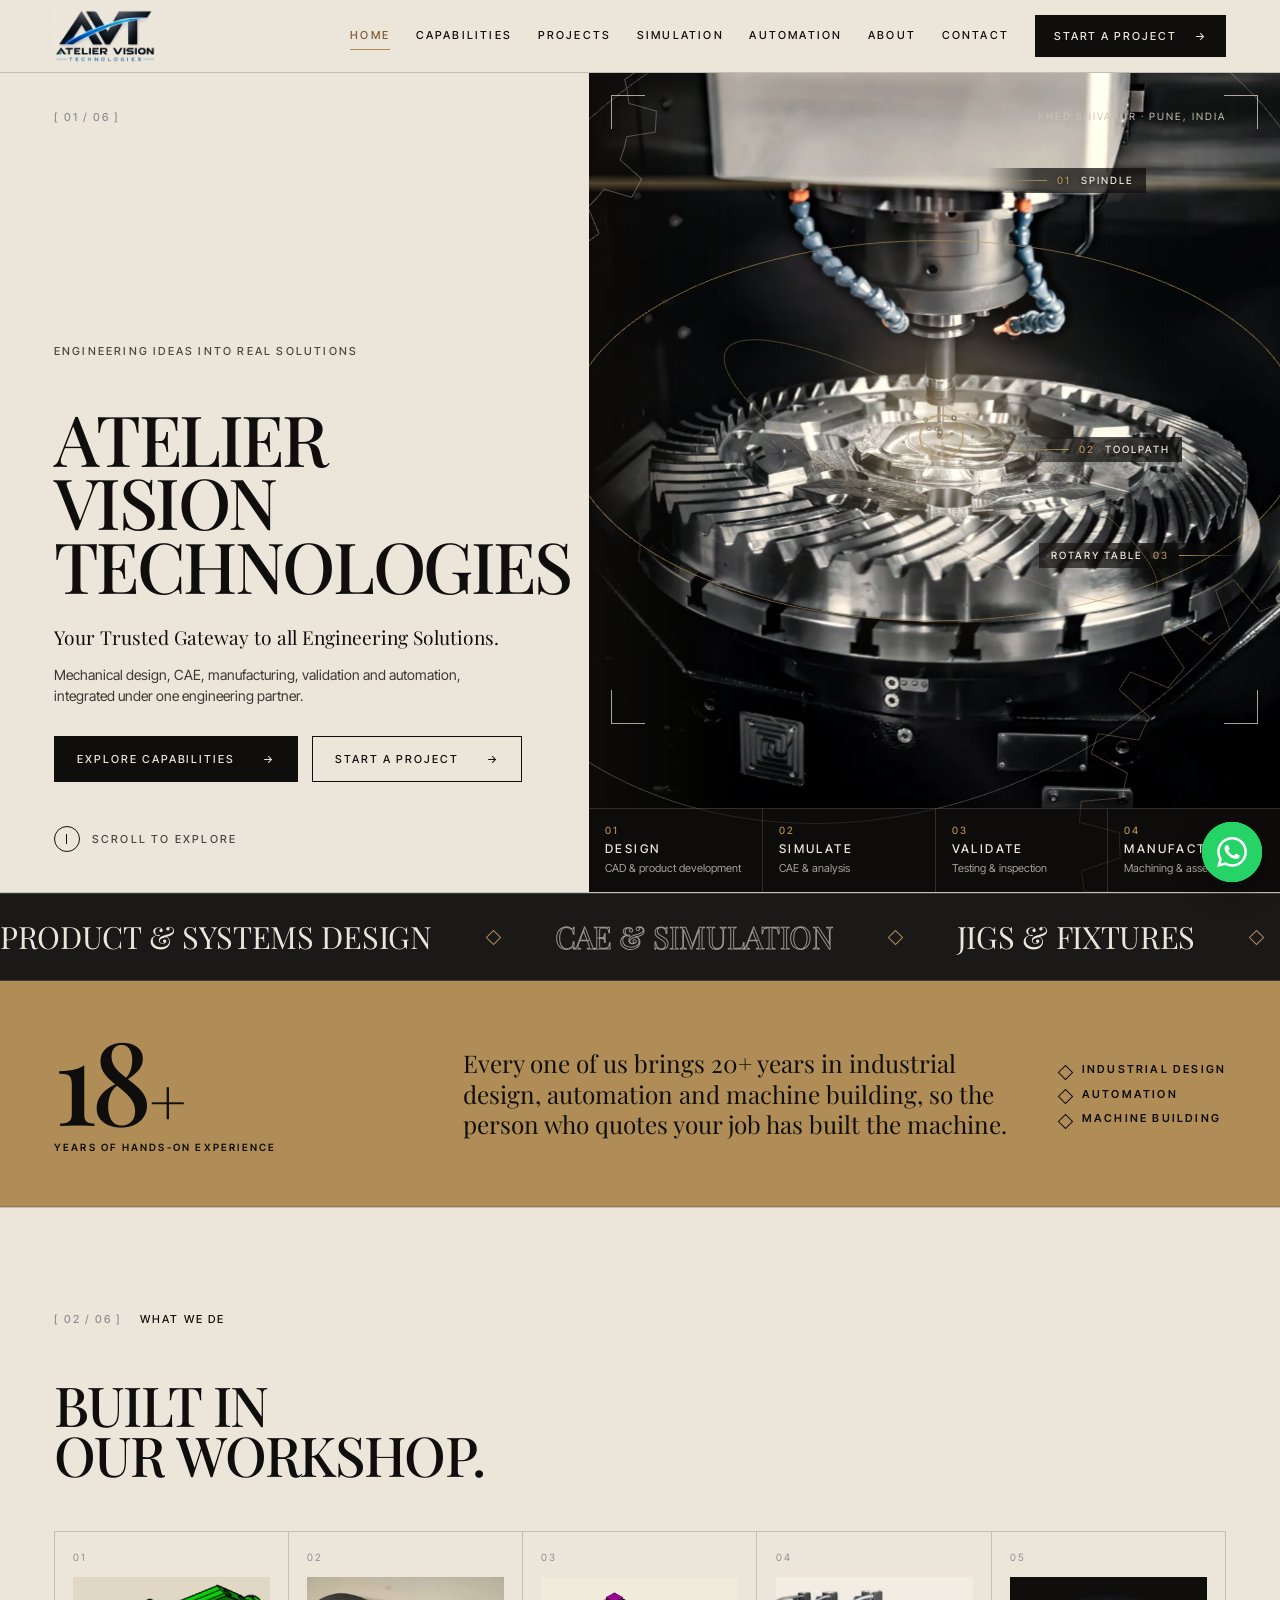
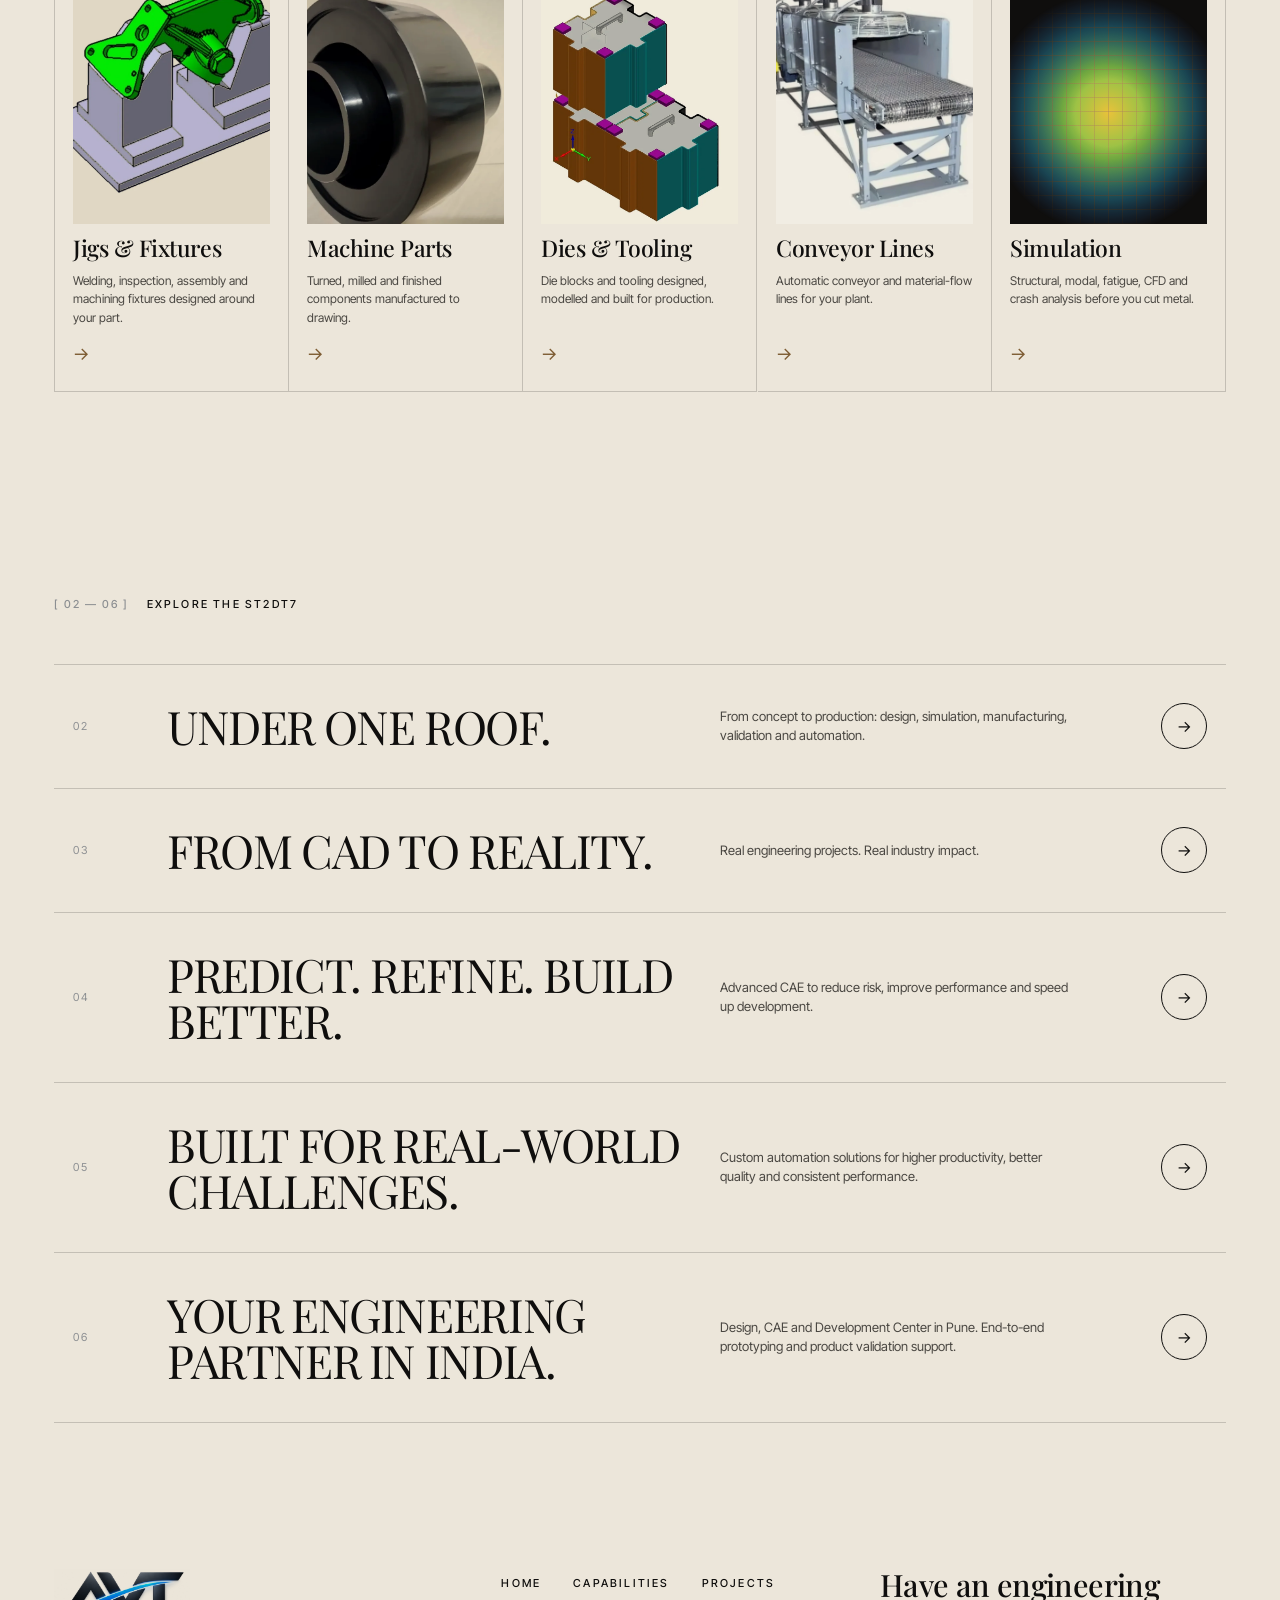
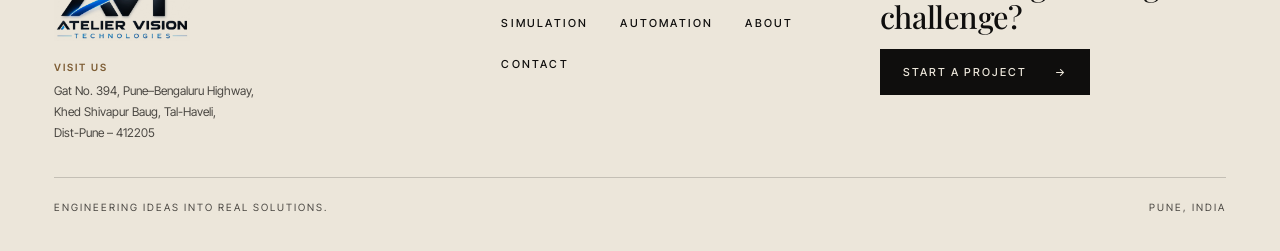
<file: index.html>
<!doctype html>
<html lang="en">
<head>
<meta charset="utf-8">
<meta name="viewport" content="width=device-width, initial-scale=1">
<title>Atelier Vision Technologies | Engineering ideas into real solutions</title>
<meta name="description" content="Jigs and fixtures, machine parts, dies, conveyor lines and simulation from a Pune engineering team with 20+ years of experience.">
<script>document.documentElement.classList.add('js')</script>
<link rel="preconnect" href="https://fonts.googleapis.com">
<link rel="preconnect" href="https://fonts.gstatic.com" crossorigin>
<link href="https://fonts.googleapis.com/css2?family=Inter+Tight:wght@400;500;600&family=Playfair+Display:wght@400;500;600&display=swap" rel="stylesheet">
<link rel="stylesheet" href="style.css">
</head>
<body>
<a class="skip" href="#main">Skip to content</a>
<!-- shared SVG defs -->
<svg width="0" height="0" style="position:absolute" aria-hidden="true" focusable="false">
  <defs>
    <linearGradient id="gSteel" x1="0" y1="0" x2="0" y2="1"><stop offset="0" stop-color="#f3f0ea"/><stop offset=".45" stop-color="#b1b3b5"/><stop offset="1" stop-color="#6a6d70"/></linearGradient>
    <linearGradient id="gSteelH" x1="0" y1="0" x2="1" y2="0"><stop offset="0" stop-color="#7a7d80"/><stop offset=".3" stop-color="#e9e6df"/><stop offset=".6" stop-color="#a5a7aa"/><stop offset="1" stop-color="#5b5e61"/></linearGradient>
    <linearGradient id="gDark" x1="0" y1="0" x2="0" y2="1"><stop offset="0" stop-color="#4a4743"/><stop offset="1" stop-color="#161513"/></linearGradient>
    <linearGradient id="gDarkH" x1="0" y1="0" x2="1" y2="0"><stop offset="0" stop-color="#55524d"/><stop offset=".25" stop-color="#34322f"/><stop offset="1" stop-color="#151413"/></linearGradient>
    <linearGradient id="gBlue" x1="0" y1="0" x2="1" y2="0"><stop offset="0" stop-color="#52708a"/><stop offset=".5" stop-color="#2b4660"/><stop offset="1" stop-color="#18283a"/></linearGradient>
    <linearGradient id="gBronze" x1="0" y1="0" x2="0" y2="1"><stop offset="0" stop-color="#d9b47a"/><stop offset="1" stop-color="#7d5c33"/></linearGradient>
    <radialGradient id="gJet" cx=".5" cy=".5" r=".6"><stop offset="0" stop-color="#e8c23a"/><stop offset=".3" stop-color="#7fc24a"/><stop offset=".65" stop-color="#2b9cc0"/><stop offset="1" stop-color="#2a3ba0"/></radialGradient>
    <linearGradient id="gJet2" x1="0" y1="0" x2="1" y2="1"><stop offset="0" stop-color="#2a3ba0"/><stop offset=".3" stop-color="#2b9cc0"/><stop offset=".55" stop-color="#7fc24a"/><stop offset=".8" stop-color="#e8c23a"/><stop offset="1" stop-color="#d4452e"/></linearGradient>
    <linearGradient id="gJet3" x1="1" y1="0" x2="0" y2="1"><stop offset="0" stop-color="#d4452e"/><stop offset=".25" stop-color="#e8c23a"/><stop offset=".5" stop-color="#4aa87a"/><stop offset="1" stop-color="#2a3ba0"/></linearGradient>
    <linearGradient id="gLegend" x1="0" y1="0" x2="0" y2="1"><stop offset="0" stop-color="#d4452e"/><stop offset=".3" stop-color="#e8c23a"/><stop offset=".6" stop-color="#4aa87a"/><stop offset="1" stop-color="#2a3ba0"/></linearGradient>
    <linearGradient id="gStream" x1="0" y1="0" x2="1" y2="0"><stop offset="0" stop-color="#2b9cc0"/><stop offset=".55" stop-color="#7fc24a"/><stop offset="1" stop-color="#e8c23a"/></linearGradient>
    <linearGradient id="gHeroGlass" x1="0" y1="0" x2="1" y2="1"><stop offset="0" stop-color="#fff" stop-opacity=".10"/><stop offset=".4" stop-color="#fff" stop-opacity="0"/><stop offset=".7" stop-color="#fff" stop-opacity=".05"/><stop offset="1" stop-color="#fff" stop-opacity="0"/></linearGradient>
    <symbol id="logo" viewBox="0 0 48 48"><circle cx="24" cy="24" r="22" fill="none" stroke="currentColor" stroke-width="1.6"/><path d="M10 34 L19.5 12 L24 22.5 L28.5 12 L38 34" fill="none" stroke="currentColor" stroke-width="2" stroke-linejoin="round"/><path d="M16 28 H32" stroke="currentColor" stroke-width="1.4"/></symbol>
    <symbol id="part" viewBox="0 0 200 180"><path d="M100 10C128 10 138 24 148 38C166 33 186 44 188 68C190 88 176 98 168 108C182 124 180 150 160 160C140 170 124 160 112 150C105 170 95 170 88 150C76 160 60 170 40 160C20 150 18 124 32 108C24 98 10 88 12 68C14 44 34 33 52 38C62 24 72 10 100 10Z"/></symbol>
    <symbol id="partholes" viewBox="0 0 200 180"><g fill="#0b0a09" stroke="rgba(255,255,255,.25)" stroke-width="1.2"><circle cx="100" cy="92" r="30"/><circle cx="46" cy="64" r="11"/><circle cx="154" cy="64" r="11"/><circle cx="50" cy="132" r="11"/><circle cx="150" cy="132" r="11"/></g></symbol>
    <symbol id="ic-design" viewBox="0 0 48 48"><g fill="none" stroke="currentColor" stroke-width="1.4" stroke-linejoin="round"><path d="M24 6 40 15v18L24 42 8 33V15z"/><path d="M8 15l16 9 16-9M24 24v18"/></g></symbol>
    <symbol id="ic-sim" viewBox="0 0 48 48"><g fill="none" stroke="currentColor" stroke-width="1.3"><circle cx="24" cy="24" r="17"/><path d="M7 24h34M24 7v34M12 12l24 24M36 12 12 36"/><circle cx="24" cy="24" r="8"/></g></symbol>
    <symbol id="ic-mfg" viewBox="0 0 48 48"><g fill="none" stroke="currentColor" stroke-width="1.4" stroke-linejoin="round"><rect x="19" y="4" width="10" height="14"/><path d="M17 18h14l-3 10h-8zM22 28h4v10l-2 4-2-4z"/><path d="M8 44h32"/></g></symbol>
    <symbol id="ic-val" viewBox="0 0 48 48"><g fill="none" stroke="currentColor" stroke-width="1.4" stroke-linecap="round"><path d="M8 34a17 17 0 1 1 32 0"/><path d="M24 30l9-12"/><circle cx="24" cy="31" r="2.4"/><path d="M11 24l2 1M16 15l1.5 1.5M24 10v2M32 15l-1.5 1.5M37 24l-2 1"/></g></symbol>
    <symbol id="ic-auto" viewBox="0 0 48 48"><g fill="none" stroke="currentColor" stroke-width="1.4" stroke-linejoin="round"><circle cx="24" cy="24" r="6"/><path d="M21 5h6l1 5 4 2 5-2 4 4-2 5 2 4 5 1v6l-5 1-2 4 2 5-4 4-5-2-4 2-1 5h-6l-1-5-4-2-5 2-4-4 2-5-2-4-5-1v-6l5-1 2-4-2-5 4-4 5 2 4-2z" transform="scale(.82) translate(5.5 5.5)"/></g></symbol>
    <symbol id="ic-pin" viewBox="0 0 48 48"><g fill="none" stroke="currentColor" stroke-width="1.4"><path d="M24 43S10 29 10 19a14 14 0 0 1 28 0c0 10-14 24-14 24z"/><circle cx="24" cy="19" r="5"/></g></symbol>
    <symbol id="ic-proto" viewBox="0 0 48 48"><g fill="none" stroke="currentColor" stroke-width="1.4" stroke-linejoin="round"><path d="M24 5 40 14v20L24 43 8 34V14z"/><circle cx="24" cy="24" r="6"/><path d="M24 5v13M24 30v13M8 14l11 6M29 28l11 6M40 14l-11 6M19 28 8 34"/></g></symbol>
    <symbol id="ic-oem" viewBox="0 0 48 48"><g fill="none" stroke="currentColor" stroke-width="1.4"><circle cx="17" cy="16" r="6"/><circle cx="33" cy="18" r="5"/><path d="M5 38c0-8 5-13 12-13s12 5 12 13M28 27c8-2 15 2 15 11"/></g></symbol>
  </defs>
</svg>
<header class="hdr">
  <div class="hdr-in">
    <a class="brand" href="index.html" aria-label="Atelier Vision Technologies, home">
      <img class="brand-logo" src="img/logo.webp" width="900" height="475" alt="">
    </a>
    <p class="tag">Engineering ideas<br>into real solutions.</p>
    <nav class="nav" id="nav" aria-label="Primary"><a href="index.html" aria-current="page">Home</a><a href="capabilities.html">Capabilities</a><a href="projects.html">Projects</a><a href="simulation.html">Simulation</a><a href="automation.html">Automation</a><a href="about.html">About</a><a href="contact.html">Contact</a></nav>
    <a class="btn btn-solid" href="contact.html"><span>Start a project</span><span class="ar" aria-hidden="true">→</span></a>
    <button class="burger" id="burger" aria-label="Menu" aria-expanded="false" aria-controls="nav"><i></i></button>
  </div>
</header>
<main id="main">
<!-- HERO -->
<section class="hero" id="top">
  <div class="hero-copy">
    <span class="idx reveal-1">[ 01 / 06 ]</span>
    <p class="label reveal-1" style="margin-top:26px;color:#4a4742">Engineering ideas into real solutions</p>
    <h1 aria-label="Atelier Vision Technologies"><span class="reveal-1">Atelier</span><span class="reveal-2">Vision</span><span class="reveal-3">Technologies</span></h1>
    <p class="sub reveal-3">Your Trusted Gateway to all Engineering Solutions.</p>
    <p class="lead reveal-3">Mechanical design, CAE, manufacturing, validation and automation, integrated under one engineering partner.</p>
    <div class="cta reveal-4">
      <a class="btn btn-solid" href="capabilities.html"><span>Explore capabilities</span><span class="ar" aria-hidden="true">→</span></a>
      <a class="btn btn-line" href="contact.html"><span>Start a project</span><span class="ar" aria-hidden="true">→</span></a>
    </div>
    <a class="scroll label reveal-4" href="#explore"><i aria-hidden="true"></i>Scroll to explore</a>
  </div>

  <figure class="hero-fig fade-fig">
    <span class="loc">KHED SHIVAPUR &middot; PUNE, INDIA</span>
    <canvas class="fx fx-hero" id="fxHero" aria-hidden="true"></canvas>
    <div class="scene cnc" id="scene" role="img" aria-label="Five-axis CNC machining centre cutting a spiral bevel gear blank on a rotary table">
      <div class="cnc-par" data-depth="0.7">
        <div class="cnc-stage">
          <img src="img/hero-cnc.webp" width="1800" height="1201" alt="" fetchpriority="high" decoding="async">
          <div class="cnc-glow" aria-hidden="true"></div>
          <span class="cnc-hot" aria-hidden="true"></span>
          <span class="cnc-tip" id="tip" aria-hidden="true"></span>
        </div>
      </div>
      <div class="cnc-grid" aria-hidden="true"></div>
      <div class="cnc-scan" aria-hidden="true"></div>
      <i class="cnc-brk a"></i><i class="cnc-brk b"></i><i class="cnc-brk c"></i><i class="cnc-brk d"></i>
      <div class="cnc-tag t1" aria-hidden="true"><b>01</b> Spindle</div>
      <div class="cnc-tag t3" aria-hidden="true"><b>02</b> Toolpath</div>
      <div class="cnc-tag t2" aria-hidden="true"><b>03</b> Rotary table</div>
    </div>
    <ol class="steps" aria-label="Engineering workflow">
      <li><b>01</b><span>Design</span><em>CAD &amp; product development</em></li>
      <li><b>02</b><span>Simulate</span><em>CAE &amp; analysis</em></li>
      <li><b>03</b><span>Validate</span><em>Testing &amp; inspection</em></li>
      <li><b>04</b><span>Manufacture</span><em>Machining &amp; assembly</em></li>
    </ol>
  </figure>
</section>


<section class="xp" aria-label="Experience">
  <div class="xp-in">
    <div class="xp-big rv"><b data-count="20">20</b><span class="xp-plus">+</span><small>Years of hands-on experience</small></div>
    <p class="xp-txt rv">Every one of us brings 20+ years in industrial design, automation and machine building, so the person who quotes your job has built the machine.</p>
    <ul class="xp-list rv"><li>Industrial design</li><li>Automation</li><li>Machine building</li></ul>
  </div>
</section>
<section class="sec cats" id="categories">
  <div class="head rv"><span class="idx">[ 02 / 06 ]</span><span class="label">What we do</span></div>
  <h2 class="h2 rv">Built in<br>our workshop.</h2>
  <div class="cat-grid"><a class="cat rv" href="projects.html?f=fixtures"><span class="cat-n">01</span><div class="cat-ph"><img src="img/fixture-a.webp" width="1100" height="942" alt="" loading="lazy" decoding="async"></div><h3>Jigs & Fixtures</h3><p>Welding, inspection, assembly and machining fixtures designed around your part.</p><span class="cat-go" aria-hidden="true">→</span></a><a class="cat rv" href="projects.html?f=parts"><span class="cat-n">02</span><div class="cat-ph"><img src="img/turned-a.webp" width="1100" height="756" alt="" loading="lazy" decoding="async"></div><h3>Machine Parts</h3><p>Turned, milled and finished components manufactured to drawing.</p><span class="cat-go" aria-hidden="true">→</span></a><a class="cat rv" href="projects.html?f=dies"><span class="cat-n">03</span><div class="cat-ph"><img src="img/die-b.webp" width="899" height="950" alt="" loading="lazy" decoding="async"></div><h3>Dies & Tooling</h3><p>Die blocks and tooling designed, modelled and built for production.</p><span class="cat-go" aria-hidden="true">→</span></a><a class="cat rv" href="automation.html"><span class="cat-n">04</span><div class="cat-ph"><img src="img/conveyor.webp" width="1069" height="1100" alt="" loading="lazy" decoding="async"></div><h3>Conveyor Lines</h3><p>Automatic conveyor and material-flow lines for your plant.</p><span class="cat-go" aria-hidden="true">→</span></a><a class="cat rv" href="simulation.html"><span class="cat-n">05</span><div class="cat-ph cat-sim"><canvas></canvas><div class="cat-mesh" aria-hidden="true"></div></div><h3>Simulation</h3><p>Structural, modal, fatigue, CFD and crash analysis before you cut metal.</p><span class="cat-go" aria-hidden="true">→</span></a></div>
</section>
<section class="sec explore" id="explore">
  <div class="head rv"><span class="idx">[ 02 — 06 ]</span><span class="label">Explore the studio</span></div>
  <ol class="ex-list rv" style="list-style:none"><li><a href="capabilities.html"><span class="ex-n">02</span><span class="ex-t">Under one roof.</span><span class="ex-d">From concept to production: design, simulation, manufacturing, validation and automation.</span><span class="ex-a" aria-hidden="true">→</span></a></li><li><a href="projects.html"><span class="ex-n">03</span><span class="ex-t">From CAD to reality.</span><span class="ex-d">Real engineering projects. Real industry impact.</span><span class="ex-a" aria-hidden="true">→</span></a></li><li><a href="simulation.html"><span class="ex-n">04</span><span class="ex-t">Predict. Refine. Build better.</span><span class="ex-d">Advanced CAE to reduce risk, improve performance and speed up development.</span><span class="ex-a" aria-hidden="true">→</span></a></li><li><a href="automation.html"><span class="ex-n">05</span><span class="ex-t">Built for real-world challenges.</span><span class="ex-d">Custom automation solutions for higher productivity, better quality and consistent performance.</span><span class="ex-a" aria-hidden="true">→</span></a></li><li><a href="about.html"><span class="ex-n">06</span><span class="ex-t">Your engineering partner in India.</span><span class="ex-d">Design, CAE and Development Center in Pune. End-to-end prototyping and product validation support.</span><span class="ex-a" aria-hidden="true">→</span></a></li></ol>
</section>
</main>
<footer class="ftr">
  <div class="ftr-top">
    <div>
      <a class="brand" href="index.html" aria-label="Atelier Vision Technologies, home"><img class="brand-logo" src="img/logo.webp" width="900" height="475" alt=""></a>
      <address class="ftr-addr"><b>Visit us</b>Gat No. 394, Pune&ndash;Bengaluru Highway,<br>Khed Shivapur Baug, Tal-Haveli,<br>Dist-Pune &ndash; 412205</address>
    </div>
    <nav aria-label="Footer"><a href="index.html">Home</a><a href="capabilities.html">Capabilities</a><a href="projects.html">Projects</a><a href="simulation.html">Simulation</a><a href="automation.html">Automation</a><a href="about.html">About</a><a href="contact.html">Contact</a></nav>
    <div class="enq">
      <h2>Have an engineering challenge?</h2>
      <a class="btn btn-solid" href="contact.html"><span>Start a project</span><span class="ar" aria-hidden="true">→</span></a>
    </div>
  </div>
  <div class="ftr-bot"><span>Engineering ideas into real solutions.</span><span>Pune, India</span></div>
</footer>
<a class="wa" href="https://wa.me/?text=Hello%20Atelier%20Vision%20Technologies%2C%20I%20would%20like%20to%20discuss%20a%20project." target="_blank" rel="noopener noreferrer" aria-label="Chat with us on WhatsApp"><span class="wa-lbl">Chat on WhatsApp</span><span class="wa-ic"><svg viewBox="0 0 24 24" aria-hidden="true" focusable="false"><path fill="currentColor" d="M17.472 14.382c-.297-.149-1.758-.867-2.03-.967-.273-.099-.471-.148-.67.15-.197.297-.767.966-.94 1.164-.173.199-.347.223-.644.075-.297-.15-1.255-.463-2.39-1.475-.883-.788-1.48-1.761-1.653-2.059-.173-.297-.018-.458.13-.606.134-.133.298-.347.446-.52.149-.174.198-.298.298-.497.099-.198.05-.371-.025-.52-.075-.149-.669-1.612-.916-2.207-.242-.579-.487-.5-.669-.51-.173-.008-.371-.01-.57-.01-.198 0-.52.074-.792.372-.272.297-1.04 1.016-1.04 2.479 0 1.462 1.065 2.875 1.213 3.074.149.198 2.096 3.2 5.077 4.487.709.306 1.262.489 1.694.625.712.227 1.36.195 1.871.118.571-.085 1.758-.719 2.006-1.413.248-.694.248-1.289.173-1.413-.074-.124-.272-.198-.57-.347m-5.421 7.403h-.004a9.87 9.87 0 01-5.031-1.378l-.361-.214-3.741.982.998-3.648-.235-.374a9.86 9.86 0 01-1.51-5.26c.001-5.45 4.436-9.884 9.888-9.884 2.64 0 5.122 1.03 6.988 2.898a9.825 9.825 0 012.893 6.994c-.003 5.45-4.437 9.884-9.885 9.884m8.413-18.297A11.815 11.815 0 0012.05 0C5.495 0 .16 5.335.157 11.892c0 2.096.547 4.142 1.588 5.945L.057 24l6.305-1.654a11.882 11.882 0 005.683 1.448h.005c6.554 0 11.89-5.335 11.893-11.893a11.821 11.821 0 00-3.48-8.413z"/></svg></span></a>
<script src="app.js" defer></script>
<script src="fx.js" defer></script>
<script src="media.js" defer></script>
</body>
</html>
</file>
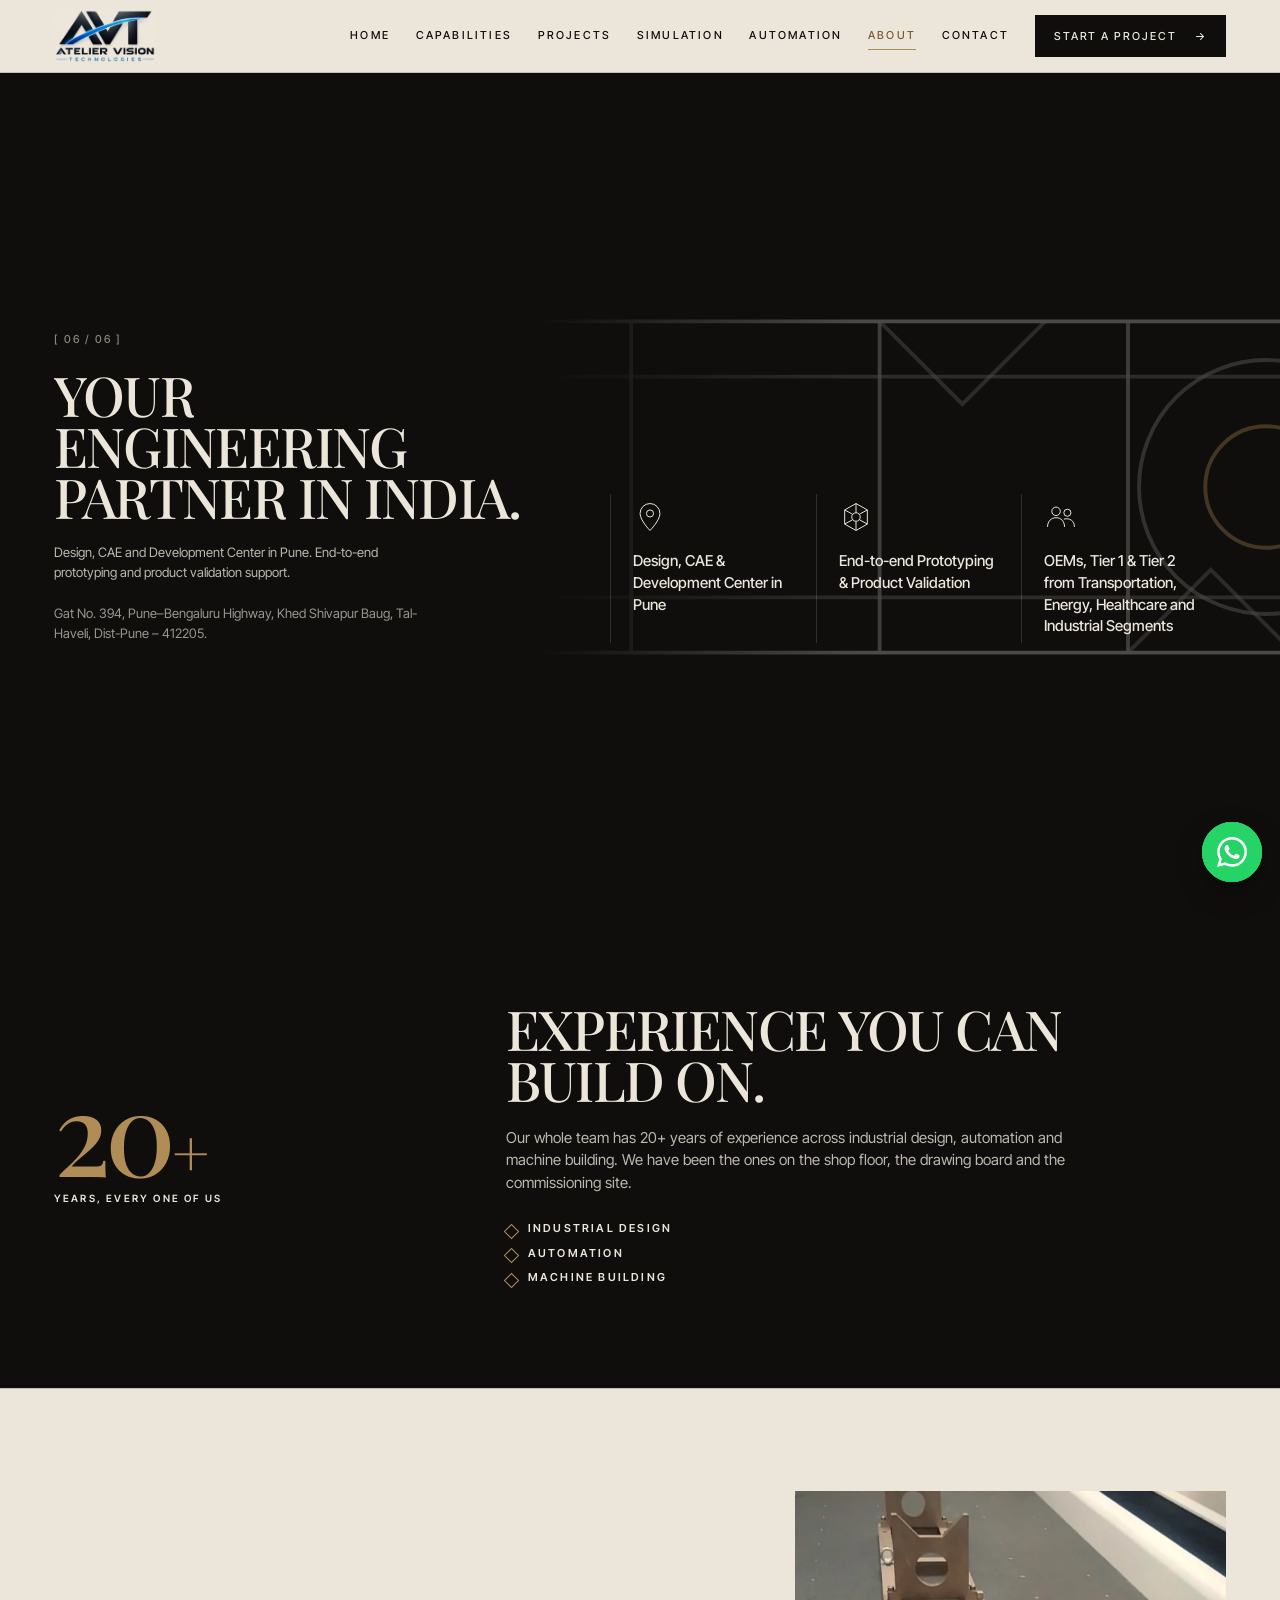
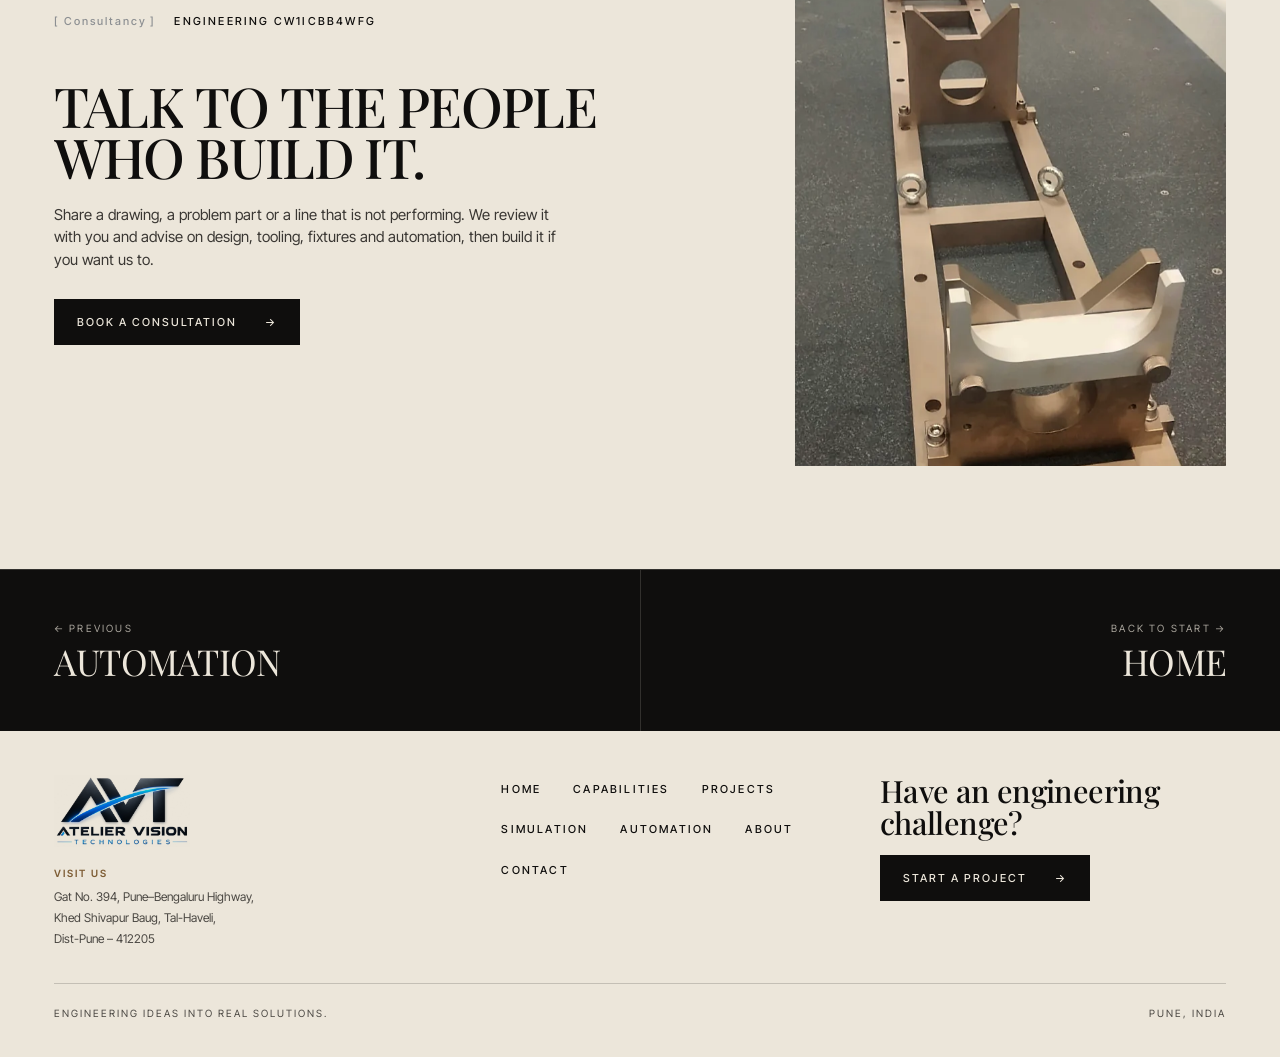
<file: about.html>
<!doctype html>
<html lang="en">
<head>
<meta charset="utf-8">
<meta name="viewport" content="width=device-width, initial-scale=1">
<title>About | Atelier Vision Technologies</title>
<meta name="description" content="Your engineering partner in India. Our team has 20+ years in industrial design, automation and machine building.">
<script>document.documentElement.classList.add('js')</script>
<link rel="preconnect" href="https://fonts.googleapis.com">
<link rel="preconnect" href="https://fonts.gstatic.com" crossorigin>
<link href="https://fonts.googleapis.com/css2?family=Inter+Tight:wght@400;500;600&family=Playfair+Display:wght@400;500;600&display=swap" rel="stylesheet">
<link rel="stylesheet" href="style.css">
</head>
<body>
<a class="skip" href="#main">Skip to content</a>
<!-- shared SVG defs -->
<svg width="0" height="0" style="position:absolute" aria-hidden="true" focusable="false">
  <defs>
    <linearGradient id="gSteel" x1="0" y1="0" x2="0" y2="1"><stop offset="0" stop-color="#f3f0ea"/><stop offset=".45" stop-color="#b1b3b5"/><stop offset="1" stop-color="#6a6d70"/></linearGradient>
    <linearGradient id="gSteelH" x1="0" y1="0" x2="1" y2="0"><stop offset="0" stop-color="#7a7d80"/><stop offset=".3" stop-color="#e9e6df"/><stop offset=".6" stop-color="#a5a7aa"/><stop offset="1" stop-color="#5b5e61"/></linearGradient>
    <linearGradient id="gDark" x1="0" y1="0" x2="0" y2="1"><stop offset="0" stop-color="#4a4743"/><stop offset="1" stop-color="#161513"/></linearGradient>
    <linearGradient id="gDarkH" x1="0" y1="0" x2="1" y2="0"><stop offset="0" stop-color="#55524d"/><stop offset=".25" stop-color="#34322f"/><stop offset="1" stop-color="#151413"/></linearGradient>
    <linearGradient id="gBlue" x1="0" y1="0" x2="1" y2="0"><stop offset="0" stop-color="#52708a"/><stop offset=".5" stop-color="#2b4660"/><stop offset="1" stop-color="#18283a"/></linearGradient>
    <linearGradient id="gBronze" x1="0" y1="0" x2="0" y2="1"><stop offset="0" stop-color="#d9b47a"/><stop offset="1" stop-color="#7d5c33"/></linearGradient>
    <radialGradient id="gJet" cx=".5" cy=".5" r=".6"><stop offset="0" stop-color="#e8c23a"/><stop offset=".3" stop-color="#7fc24a"/><stop offset=".65" stop-color="#2b9cc0"/><stop offset="1" stop-color="#2a3ba0"/></radialGradient>
    <linearGradient id="gJet2" x1="0" y1="0" x2="1" y2="1"><stop offset="0" stop-color="#2a3ba0"/><stop offset=".3" stop-color="#2b9cc0"/><stop offset=".55" stop-color="#7fc24a"/><stop offset=".8" stop-color="#e8c23a"/><stop offset="1" stop-color="#d4452e"/></linearGradient>
    <linearGradient id="gJet3" x1="1" y1="0" x2="0" y2="1"><stop offset="0" stop-color="#d4452e"/><stop offset=".25" stop-color="#e8c23a"/><stop offset=".5" stop-color="#4aa87a"/><stop offset="1" stop-color="#2a3ba0"/></linearGradient>
    <linearGradient id="gLegend" x1="0" y1="0" x2="0" y2="1"><stop offset="0" stop-color="#d4452e"/><stop offset=".3" stop-color="#e8c23a"/><stop offset=".6" stop-color="#4aa87a"/><stop offset="1" stop-color="#2a3ba0"/></linearGradient>
    <linearGradient id="gStream" x1="0" y1="0" x2="1" y2="0"><stop offset="0" stop-color="#2b9cc0"/><stop offset=".55" stop-color="#7fc24a"/><stop offset="1" stop-color="#e8c23a"/></linearGradient>
    <linearGradient id="gHeroGlass" x1="0" y1="0" x2="1" y2="1"><stop offset="0" stop-color="#fff" stop-opacity=".10"/><stop offset=".4" stop-color="#fff" stop-opacity="0"/><stop offset=".7" stop-color="#fff" stop-opacity=".05"/><stop offset="1" stop-color="#fff" stop-opacity="0"/></linearGradient>
    <symbol id="logo" viewBox="0 0 48 48"><circle cx="24" cy="24" r="22" fill="none" stroke="currentColor" stroke-width="1.6"/><path d="M10 34 L19.5 12 L24 22.5 L28.5 12 L38 34" fill="none" stroke="currentColor" stroke-width="2" stroke-linejoin="round"/><path d="M16 28 H32" stroke="currentColor" stroke-width="1.4"/></symbol>
    <symbol id="part" viewBox="0 0 200 180"><path d="M100 10C128 10 138 24 148 38C166 33 186 44 188 68C190 88 176 98 168 108C182 124 180 150 160 160C140 170 124 160 112 150C105 170 95 170 88 150C76 160 60 170 40 160C20 150 18 124 32 108C24 98 10 88 12 68C14 44 34 33 52 38C62 24 72 10 100 10Z"/></symbol>
    <symbol id="partholes" viewBox="0 0 200 180"><g fill="#0b0a09" stroke="rgba(255,255,255,.25)" stroke-width="1.2"><circle cx="100" cy="92" r="30"/><circle cx="46" cy="64" r="11"/><circle cx="154" cy="64" r="11"/><circle cx="50" cy="132" r="11"/><circle cx="150" cy="132" r="11"/></g></symbol>
    <symbol id="ic-design" viewBox="0 0 48 48"><g fill="none" stroke="currentColor" stroke-width="1.4" stroke-linejoin="round"><path d="M24 6 40 15v18L24 42 8 33V15z"/><path d="M8 15l16 9 16-9M24 24v18"/></g></symbol>
    <symbol id="ic-sim" viewBox="0 0 48 48"><g fill="none" stroke="currentColor" stroke-width="1.3"><circle cx="24" cy="24" r="17"/><path d="M7 24h34M24 7v34M12 12l24 24M36 12 12 36"/><circle cx="24" cy="24" r="8"/></g></symbol>
    <symbol id="ic-mfg" viewBox="0 0 48 48"><g fill="none" stroke="currentColor" stroke-width="1.4" stroke-linejoin="round"><rect x="19" y="4" width="10" height="14"/><path d="M17 18h14l-3 10h-8zM22 28h4v10l-2 4-2-4z"/><path d="M8 44h32"/></g></symbol>
    <symbol id="ic-val" viewBox="0 0 48 48"><g fill="none" stroke="currentColor" stroke-width="1.4" stroke-linecap="round"><path d="M8 34a17 17 0 1 1 32 0"/><path d="M24 30l9-12"/><circle cx="24" cy="31" r="2.4"/><path d="M11 24l2 1M16 15l1.5 1.5M24 10v2M32 15l-1.5 1.5M37 24l-2 1"/></g></symbol>
    <symbol id="ic-auto" viewBox="0 0 48 48"><g fill="none" stroke="currentColor" stroke-width="1.4" stroke-linejoin="round"><circle cx="24" cy="24" r="6"/><path d="M21 5h6l1 5 4 2 5-2 4 4-2 5 2 4 5 1v6l-5 1-2 4 2 5-4 4-5-2-4 2-1 5h-6l-1-5-4-2-5 2-4-4 2-5-2-4-5-1v-6l5-1 2-4-2-5 4-4 5 2 4-2z" transform="scale(.82) translate(5.5 5.5)"/></g></symbol>
    <symbol id="ic-pin" viewBox="0 0 48 48"><g fill="none" stroke="currentColor" stroke-width="1.4"><path d="M24 43S10 29 10 19a14 14 0 0 1 28 0c0 10-14 24-14 24z"/><circle cx="24" cy="19" r="5"/></g></symbol>
    <symbol id="ic-proto" viewBox="0 0 48 48"><g fill="none" stroke="currentColor" stroke-width="1.4" stroke-linejoin="round"><path d="M24 5 40 14v20L24 43 8 34V14z"/><circle cx="24" cy="24" r="6"/><path d="M24 5v13M24 30v13M8 14l11 6M29 28l11 6M40 14l-11 6M19 28 8 34"/></g></symbol>
    <symbol id="ic-oem" viewBox="0 0 48 48"><g fill="none" stroke="currentColor" stroke-width="1.4"><circle cx="17" cy="16" r="6"/><circle cx="33" cy="18" r="5"/><path d="M5 38c0-8 5-13 12-13s12 5 12 13M28 27c8-2 15 2 15 11"/></g></symbol>
  </defs>
</svg>
<header class="hdr">
  <div class="hdr-in">
    <a class="brand" href="index.html" aria-label="Atelier Vision Technologies, home">
      <img class="brand-logo" src="img/logo.webp" width="900" height="475" alt="">
    </a>
    <p class="tag">Engineering ideas<br>into real solutions.</p>
    <nav class="nav" id="nav" aria-label="Primary"><a href="index.html">Home</a><a href="capabilities.html">Capabilities</a><a href="projects.html">Projects</a><a href="simulation.html">Simulation</a><a href="automation.html">Automation</a><a href="about.html" aria-current="page">About</a><a href="contact.html">Contact</a></nav>
    <a class="btn btn-solid" href="contact.html"><span>Start a project</span><span class="ar" aria-hidden="true">→</span></a>
    <button class="burger" id="burger" aria-label="Menu" aria-expanded="false" aria-controls="nav"><i></i></button>
  </div>
</header>
<main id="main">
<!-- E -->
<section class="sec page-sec dark" id="about">
  <div class="bgart" aria-hidden="true">
    <svg viewBox="0 0 700 300" preserveAspectRatio="xMidYMid slice"><g fill="none" stroke="#c9c6bf" stroke-width="1.4"><path d="M0 90H700M0 210H700"/><path d="M0 110H700M0 190H700" stroke-opacity=".5"/><g stroke-opacity=".8"><path d="M60 90V210M150 90V210M240 90V210M330 90V210M420 90V210M510 90V210M600 90V210"/></g><circle cx="120" cy="150" r="46" stroke-opacity=".6"/><circle cx="470" cy="150" r="46" stroke-opacity=".6"/><circle cx="120" cy="150" r="22" stroke="#b08d57"/><circle cx="470" cy="150" r="22" stroke="#b08d57"/><path d="M60 90l30 30 30-30M150 210l30-30 30 30M330 90l30 30 30-30M420 210l30-30 30 30" stroke-opacity=".5"/></g></svg>
  </div>
  <div class="e-wrap">
    <div class="rv">
      <span class="idx">[ 06 / 06 ]</span>
      <h1 class="h2">Your engineering partner in India.</h1>
      <p>Design, CAE and Development Center in Pune. End-to-end prototyping and product validation support.</p>
      <p class="e-addr">Gat No. 394, Pune&ndash;Bengaluru Highway, Khed Shivapur Baug, Tal-Haveli, Dist-Pune &ndash; 412205.</p>
    </div>
    <ul class="pts rv">
      <li><svg aria-hidden="true"><use href="#ic-pin"/></svg><b>Design, CAE &amp; Development Center in Pune</b></li>
      <li><svg aria-hidden="true"><use href="#ic-proto"/></svg><b>End-to-end Prototyping &amp; Product Validation</b></li>
      <li><svg aria-hidden="true"><use href="#ic-oem"/></svg><b>OEMs, Tier 1 &amp; Tier 2 from Transportation, Energy, Healthcare and Industrial Segments</b></li>
    </ul>
  </div>
</section>

<section class="sec xp2" id="experience">
  <div class="xp2-in">
    <div class="xp-big rv"><b>20</b><span class="xp-plus">+</span><small>Years, every one of us</small></div>
    <div class="xp2-copy rv">
      <h2 class="h2">Experience you can build on.</h2>
      <p>Our whole team has 20+ years of experience across industrial design, automation and machine building. We have been the ones on the shop floor, the drawing board and the commissioning site.</p>
      <ul class="xp-list"><li>Industrial design</li><li>Automation</li><li>Machine building</li></ul>
    </div>
  </div>
</section>
<section class="sec cons" id="consultancy">
  <div class="cons-wrap">
    <div class="cons-copy rv">
      <div class="head"><span class="idx">[ Consultancy ]</span><span class="label">Engineering consultancy</span></div>
      <h2 class="h2">Talk to the people who build it.</h2>
      <p>Share a drawing, a problem part or a line that is not performing. We review it with you and advise on design, tooling, fixtures and automation, then build it if you want us to.</p>
      <a class="btn btn-solid" href="contact.html"><span>Book a consultation</span><span class="ar" aria-hidden="true">→</span></a>
    </div>
    <div class="cons-ph rv"><figure class="ph ph-tall" data-ph><div class="ph-in" data-par><img src="img/fixture-cmm.webp" width="731" height="1300" alt="Long machined fixture with V-saddles standing on an inspection floor" loading="lazy" decoding="async"></div><figcaption>Reference: inspection fixture, built and verified in-house</figcaption></figure></div>
  </div>
</section>
<nav class="pn" aria-label="Page navigation">
  <a href="automation.html"><small>← Previous</small><span>Automation</span></a>
  <a href="index.html"><small>Back to start →</small><span>Home</span></a>
</nav>
</main>
<footer class="ftr">
  <div class="ftr-top">
    <div>
      <a class="brand" href="index.html" aria-label="Atelier Vision Technologies, home"><img class="brand-logo" src="img/logo.webp" width="900" height="475" alt=""></a>
      <address class="ftr-addr"><b>Visit us</b>Gat No. 394, Pune&ndash;Bengaluru Highway,<br>Khed Shivapur Baug, Tal-Haveli,<br>Dist-Pune &ndash; 412205</address>
    </div>
    <nav aria-label="Footer"><a href="index.html">Home</a><a href="capabilities.html">Capabilities</a><a href="projects.html">Projects</a><a href="simulation.html">Simulation</a><a href="automation.html">Automation</a><a href="about.html">About</a><a href="contact.html">Contact</a></nav>
    <div class="enq">
      <h2>Have an engineering challenge?</h2>
      <a class="btn btn-solid" href="contact.html"><span>Start a project</span><span class="ar" aria-hidden="true">→</span></a>
    </div>
  </div>
  <div class="ftr-bot"><span>Engineering ideas into real solutions.</span><span>Pune, India</span></div>
</footer>
<a class="wa" href="https://wa.me/?text=Hello%20Atelier%20Vision%20Technologies%2C%20I%20would%20like%20to%20discuss%20a%20project." target="_blank" rel="noopener noreferrer" aria-label="Chat with us on WhatsApp"><span class="wa-lbl">Chat on WhatsApp</span><span class="wa-ic"><svg viewBox="0 0 24 24" aria-hidden="true" focusable="false"><path fill="currentColor" d="M17.472 14.382c-.297-.149-1.758-.867-2.03-.967-.273-.099-.471-.148-.67.15-.197.297-.767.966-.94 1.164-.173.199-.347.223-.644.075-.297-.15-1.255-.463-2.39-1.475-.883-.788-1.48-1.761-1.653-2.059-.173-.297-.018-.458.13-.606.134-.133.298-.347.446-.52.149-.174.198-.298.298-.497.099-.198.05-.371-.025-.52-.075-.149-.669-1.612-.916-2.207-.242-.579-.487-.5-.669-.51-.173-.008-.371-.01-.57-.01-.198 0-.52.074-.792.372-.272.297-1.04 1.016-1.04 2.479 0 1.462 1.065 2.875 1.213 3.074.149.198 2.096 3.2 5.077 4.487.709.306 1.262.489 1.694.625.712.227 1.36.195 1.871.118.571-.085 1.758-.719 2.006-1.413.248-.694.248-1.289.173-1.413-.074-.124-.272-.198-.57-.347m-5.421 7.403h-.004a9.87 9.87 0 01-5.031-1.378l-.361-.214-3.741.982.998-3.648-.235-.374a9.86 9.86 0 01-1.51-5.26c.001-5.45 4.436-9.884 9.888-9.884 2.64 0 5.122 1.03 6.988 2.898a9.825 9.825 0 012.893 6.994c-.003 5.45-4.437 9.884-9.885 9.884m8.413-18.297A11.815 11.815 0 0012.05 0C5.495 0 .16 5.335.157 11.892c0 2.096.547 4.142 1.588 5.945L.057 24l6.305-1.654a11.882 11.882 0 005.683 1.448h.005c6.554 0 11.89-5.335 11.893-11.893a11.821 11.821 0 00-3.48-8.413z"/></svg></span></a>
<script src="app.js" defer></script>
<script src="fx.js" defer></script>
<script src="media.js" defer></script>
</body>
</html>
</file>
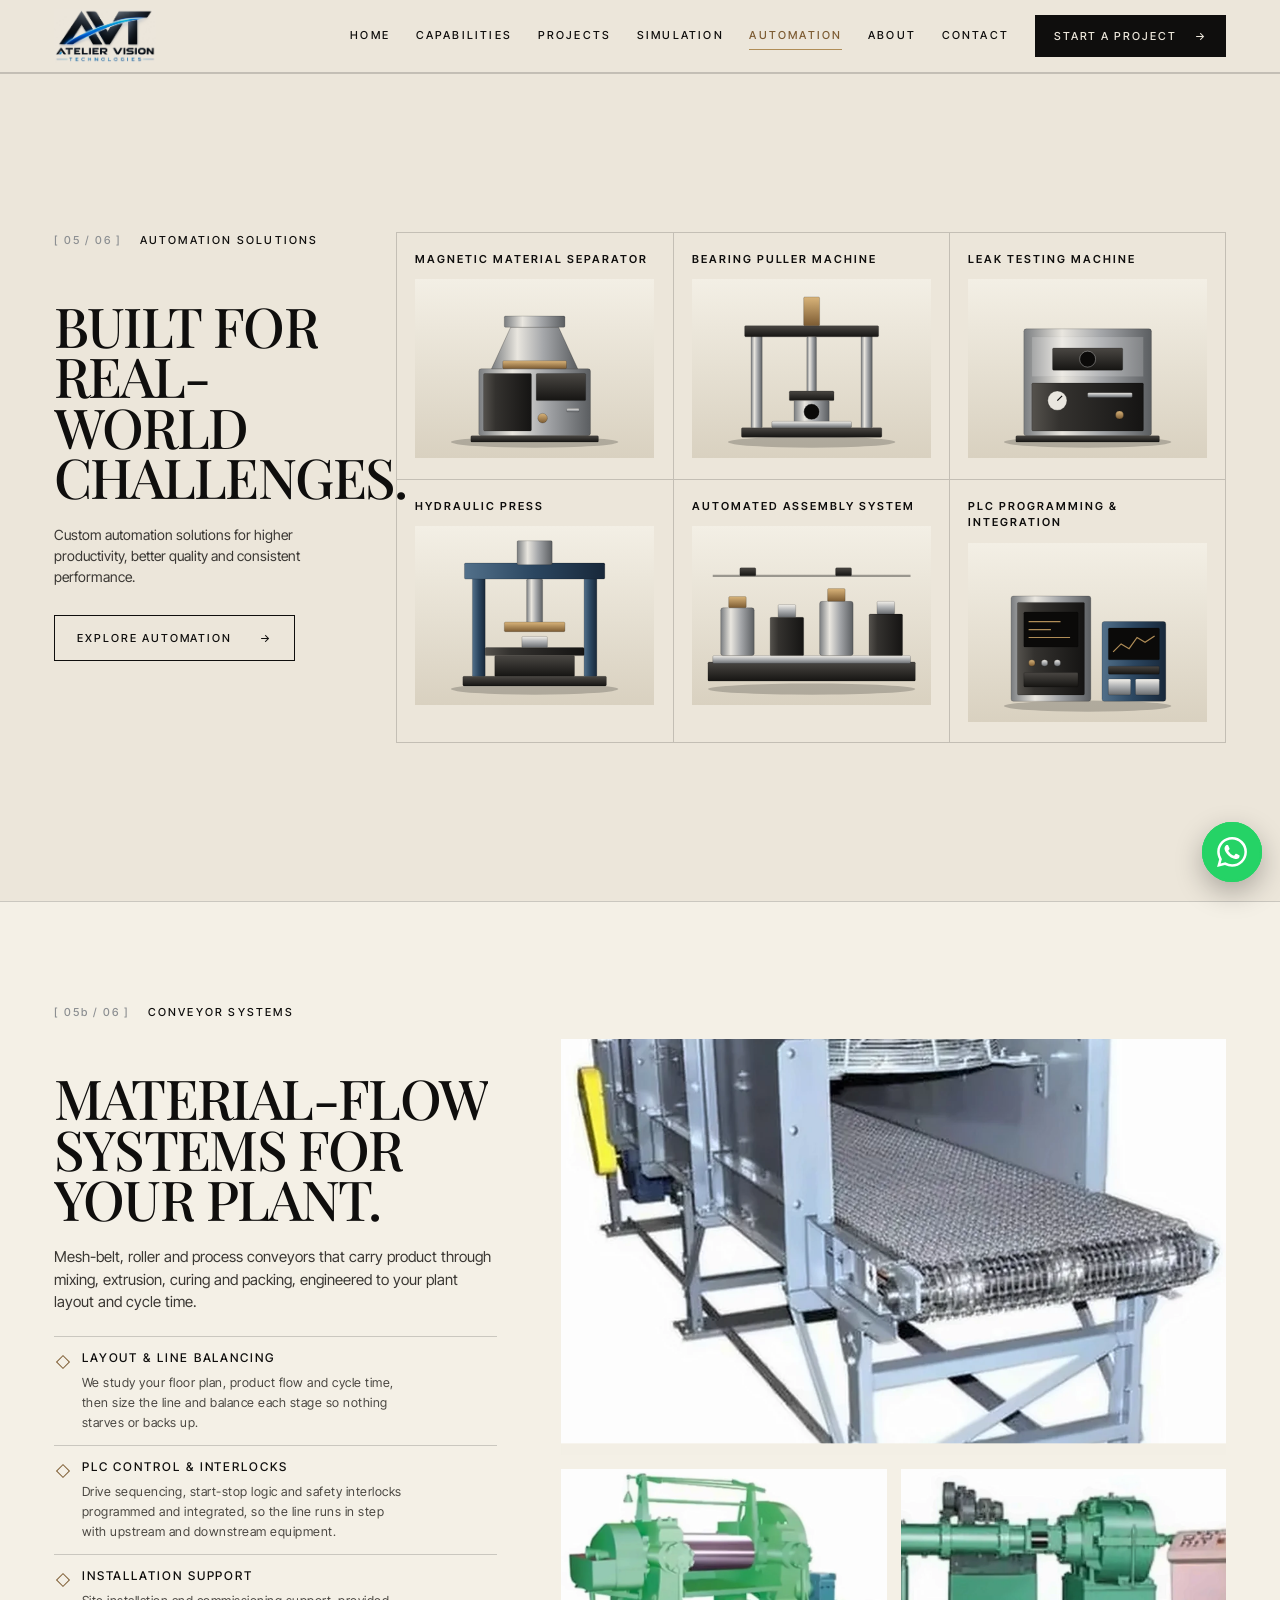
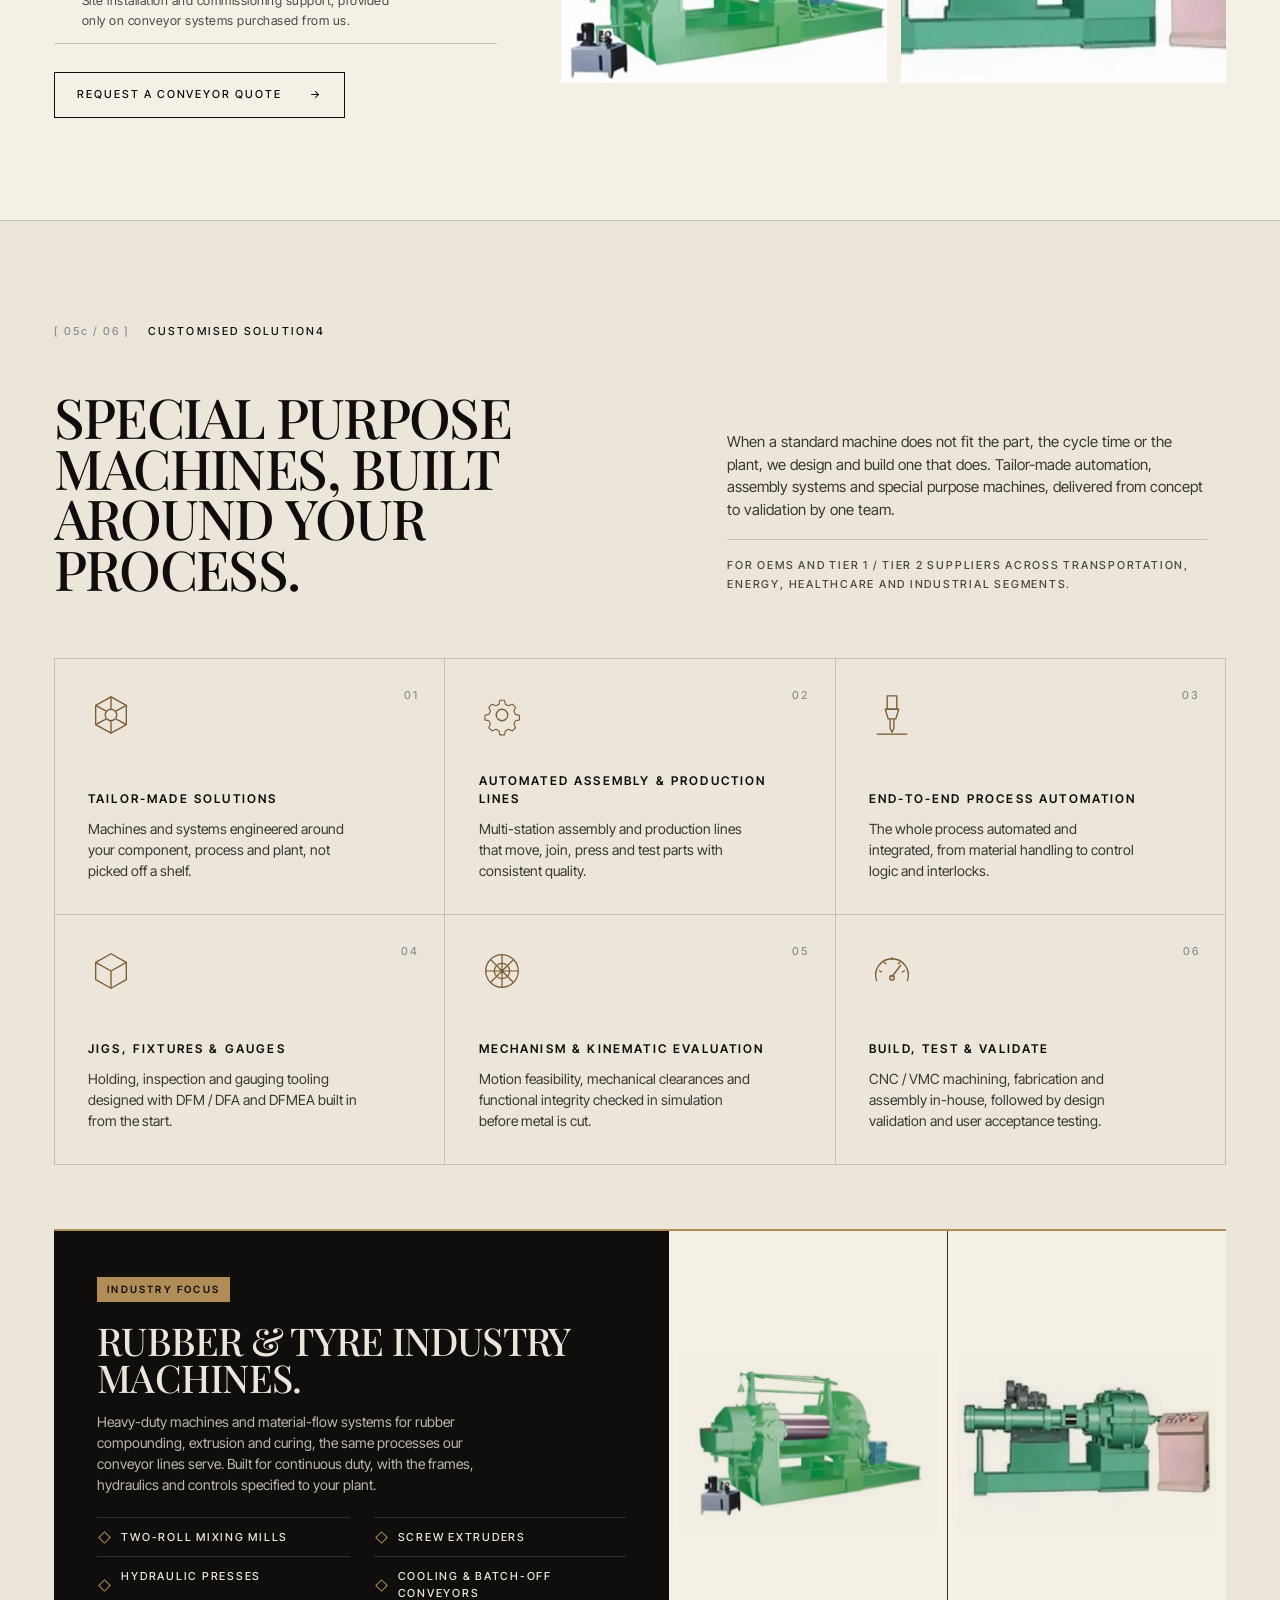
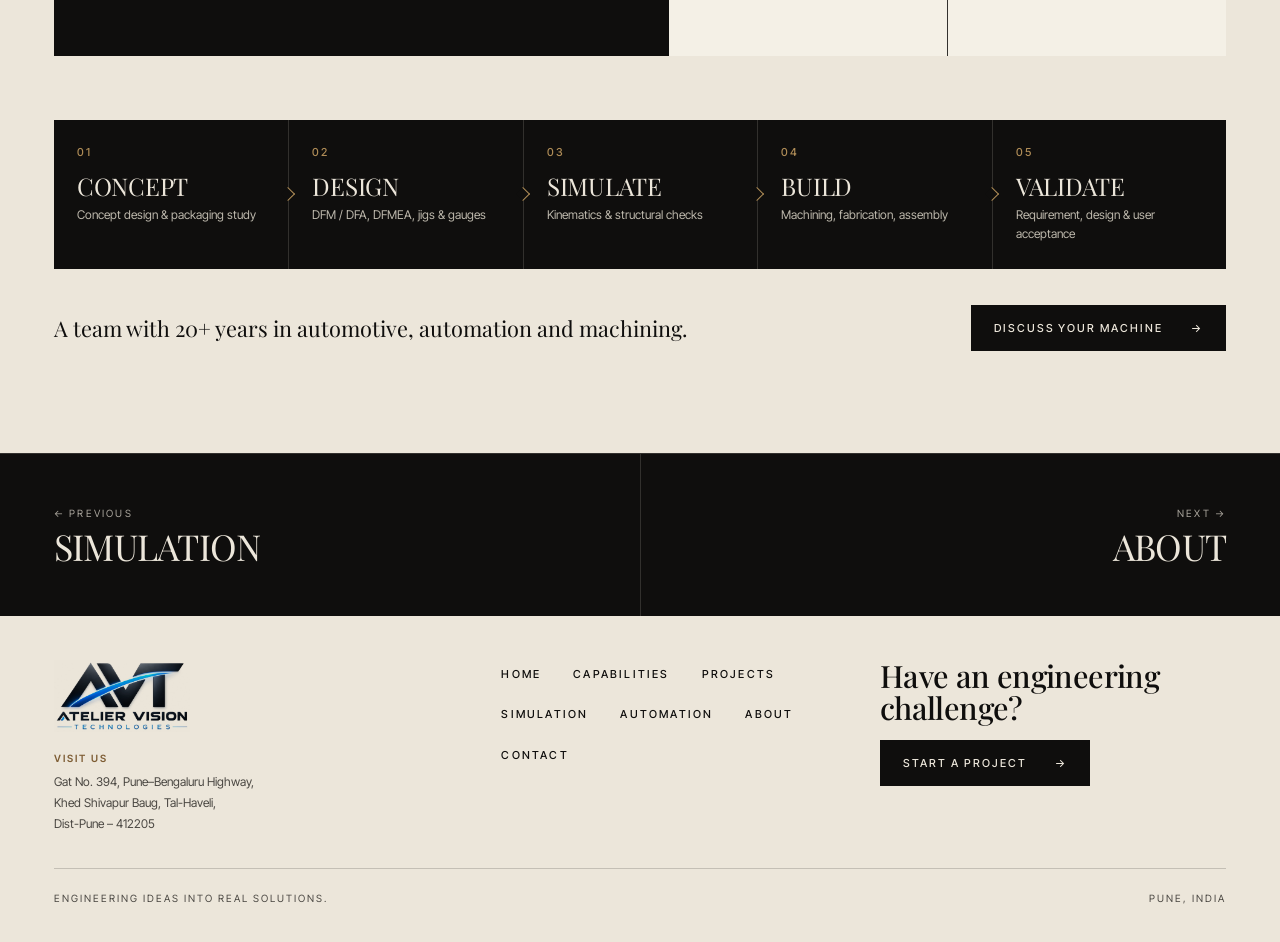
<file: automation.html>
<!doctype html>
<html lang="en">
<head>
<meta charset="utf-8">
<meta name="viewport" content="width=device-width, initial-scale=1">
<title>Automation | Atelier Vision Technologies</title>
<meta name="description" content="Custom assembly machines, automatic conveyor lines, leak testing and PLC integration.">
<script>document.documentElement.classList.add('js')</script>
<link rel="preconnect" href="https://fonts.googleapis.com">
<link rel="preconnect" href="https://fonts.gstatic.com" crossorigin>
<link href="https://fonts.googleapis.com/css2?family=Inter+Tight:wght@400;500;600&family=Playfair+Display:wght@400;500;600&display=swap" rel="stylesheet">
<link rel="stylesheet" href="style.css">
</head>
<body>
<a class="skip" href="#main">Skip to content</a>
<!-- shared SVG defs -->
<svg width="0" height="0" style="position:absolute" aria-hidden="true" focusable="false">
  <defs>
    <linearGradient id="gSteel" x1="0" y1="0" x2="0" y2="1"><stop offset="0" stop-color="#f3f0ea"/><stop offset=".45" stop-color="#b1b3b5"/><stop offset="1" stop-color="#6a6d70"/></linearGradient>
    <linearGradient id="gSteelH" x1="0" y1="0" x2="1" y2="0"><stop offset="0" stop-color="#7a7d80"/><stop offset=".3" stop-color="#e9e6df"/><stop offset=".6" stop-color="#a5a7aa"/><stop offset="1" stop-color="#5b5e61"/></linearGradient>
    <linearGradient id="gDark" x1="0" y1="0" x2="0" y2="1"><stop offset="0" stop-color="#4a4743"/><stop offset="1" stop-color="#161513"/></linearGradient>
    <linearGradient id="gDarkH" x1="0" y1="0" x2="1" y2="0"><stop offset="0" stop-color="#55524d"/><stop offset=".25" stop-color="#34322f"/><stop offset="1" stop-color="#151413"/></linearGradient>
    <linearGradient id="gBlue" x1="0" y1="0" x2="1" y2="0"><stop offset="0" stop-color="#52708a"/><stop offset=".5" stop-color="#2b4660"/><stop offset="1" stop-color="#18283a"/></linearGradient>
    <linearGradient id="gBronze" x1="0" y1="0" x2="0" y2="1"><stop offset="0" stop-color="#d9b47a"/><stop offset="1" stop-color="#7d5c33"/></linearGradient>
    <radialGradient id="gJet" cx=".5" cy=".5" r=".6"><stop offset="0" stop-color="#e8c23a"/><stop offset=".3" stop-color="#7fc24a"/><stop offset=".65" stop-color="#2b9cc0"/><stop offset="1" stop-color="#2a3ba0"/></radialGradient>
    <linearGradient id="gJet2" x1="0" y1="0" x2="1" y2="1"><stop offset="0" stop-color="#2a3ba0"/><stop offset=".3" stop-color="#2b9cc0"/><stop offset=".55" stop-color="#7fc24a"/><stop offset=".8" stop-color="#e8c23a"/><stop offset="1" stop-color="#d4452e"/></linearGradient>
    <linearGradient id="gJet3" x1="1" y1="0" x2="0" y2="1"><stop offset="0" stop-color="#d4452e"/><stop offset=".25" stop-color="#e8c23a"/><stop offset=".5" stop-color="#4aa87a"/><stop offset="1" stop-color="#2a3ba0"/></linearGradient>
    <linearGradient id="gLegend" x1="0" y1="0" x2="0" y2="1"><stop offset="0" stop-color="#d4452e"/><stop offset=".3" stop-color="#e8c23a"/><stop offset=".6" stop-color="#4aa87a"/><stop offset="1" stop-color="#2a3ba0"/></linearGradient>
    <linearGradient id="gStream" x1="0" y1="0" x2="1" y2="0"><stop offset="0" stop-color="#2b9cc0"/><stop offset=".55" stop-color="#7fc24a"/><stop offset="1" stop-color="#e8c23a"/></linearGradient>
    <linearGradient id="gHeroGlass" x1="0" y1="0" x2="1" y2="1"><stop offset="0" stop-color="#fff" stop-opacity=".10"/><stop offset=".4" stop-color="#fff" stop-opacity="0"/><stop offset=".7" stop-color="#fff" stop-opacity=".05"/><stop offset="1" stop-color="#fff" stop-opacity="0"/></linearGradient>
    <symbol id="logo" viewBox="0 0 48 48"><circle cx="24" cy="24" r="22" fill="none" stroke="currentColor" stroke-width="1.6"/><path d="M10 34 L19.5 12 L24 22.5 L28.5 12 L38 34" fill="none" stroke="currentColor" stroke-width="2" stroke-linejoin="round"/><path d="M16 28 H32" stroke="currentColor" stroke-width="1.4"/></symbol>
    <symbol id="part" viewBox="0 0 200 180"><path d="M100 10C128 10 138 24 148 38C166 33 186 44 188 68C190 88 176 98 168 108C182 124 180 150 160 160C140 170 124 160 112 150C105 170 95 170 88 150C76 160 60 170 40 160C20 150 18 124 32 108C24 98 10 88 12 68C14 44 34 33 52 38C62 24 72 10 100 10Z"/></symbol>
    <symbol id="partholes" viewBox="0 0 200 180"><g fill="#0b0a09" stroke="rgba(255,255,255,.25)" stroke-width="1.2"><circle cx="100" cy="92" r="30"/><circle cx="46" cy="64" r="11"/><circle cx="154" cy="64" r="11"/><circle cx="50" cy="132" r="11"/><circle cx="150" cy="132" r="11"/></g></symbol>
    <symbol id="ic-design" viewBox="0 0 48 48"><g fill="none" stroke="currentColor" stroke-width="1.4" stroke-linejoin="round"><path d="M24 6 40 15v18L24 42 8 33V15z"/><path d="M8 15l16 9 16-9M24 24v18"/></g></symbol>
    <symbol id="ic-sim" viewBox="0 0 48 48"><g fill="none" stroke="currentColor" stroke-width="1.3"><circle cx="24" cy="24" r="17"/><path d="M7 24h34M24 7v34M12 12l24 24M36 12 12 36"/><circle cx="24" cy="24" r="8"/></g></symbol>
    <symbol id="ic-mfg" viewBox="0 0 48 48"><g fill="none" stroke="currentColor" stroke-width="1.4" stroke-linejoin="round"><rect x="19" y="4" width="10" height="14"/><path d="M17 18h14l-3 10h-8zM22 28h4v10l-2 4-2-4z"/><path d="M8 44h32"/></g></symbol>
    <symbol id="ic-val" viewBox="0 0 48 48"><g fill="none" stroke="currentColor" stroke-width="1.4" stroke-linecap="round"><path d="M8 34a17 17 0 1 1 32 0"/><path d="M24 30l9-12"/><circle cx="24" cy="31" r="2.4"/><path d="M11 24l2 1M16 15l1.5 1.5M24 10v2M32 15l-1.5 1.5M37 24l-2 1"/></g></symbol>
    <symbol id="ic-auto" viewBox="0 0 48 48"><g fill="none" stroke="currentColor" stroke-width="1.4" stroke-linejoin="round"><circle cx="24" cy="24" r="6"/><path d="M21 5h6l1 5 4 2 5-2 4 4-2 5 2 4 5 1v6l-5 1-2 4 2 5-4 4-5-2-4 2-1 5h-6l-1-5-4-2-5 2-4-4 2-5-2-4-5-1v-6l5-1 2-4-2-5 4-4 5 2 4-2z" transform="scale(.82) translate(5.5 5.5)"/></g></symbol>
    <symbol id="ic-pin" viewBox="0 0 48 48"><g fill="none" stroke="currentColor" stroke-width="1.4"><path d="M24 43S10 29 10 19a14 14 0 0 1 28 0c0 10-14 24-14 24z"/><circle cx="24" cy="19" r="5"/></g></symbol>
    <symbol id="ic-proto" viewBox="0 0 48 48"><g fill="none" stroke="currentColor" stroke-width="1.4" stroke-linejoin="round"><path d="M24 5 40 14v20L24 43 8 34V14z"/><circle cx="24" cy="24" r="6"/><path d="M24 5v13M24 30v13M8 14l11 6M29 28l11 6M40 14l-11 6M19 28 8 34"/></g></symbol>
    <symbol id="ic-oem" viewBox="0 0 48 48"><g fill="none" stroke="currentColor" stroke-width="1.4"><circle cx="17" cy="16" r="6"/><circle cx="33" cy="18" r="5"/><path d="M5 38c0-8 5-13 12-13s12 5 12 13M28 27c8-2 15 2 15 11"/></g></symbol>
  </defs>
</svg>
<header class="hdr">
  <div class="hdr-in">
    <a class="brand" href="index.html" aria-label="Atelier Vision Technologies, home">
      <img class="brand-logo" src="img/logo.webp" width="900" height="475" alt="">
    </a>
    <p class="tag">Engineering ideas<br>into real solutions.</p>
    <nav class="nav" id="nav" aria-label="Primary"><a href="index.html">Home</a><a href="capabilities.html">Capabilities</a><a href="projects.html">Projects</a><a href="simulation.html">Simulation</a><a href="automation.html" aria-current="page">Automation</a><a href="about.html">About</a><a href="contact.html">Contact</a></nav>
    <a class="btn btn-solid" href="contact.html"><span>Start a project</span><span class="ar" aria-hidden="true">→</span></a>
    <button class="burger" id="burger" aria-label="Menu" aria-expanded="false" aria-controls="nav"><i></i></button>
  </div>
</header>
<main id="main">
<!-- D -->
<section class="sec page-sec" id="automation">
  <div class="d-wrap">
    <div class="d-copy rv">
      <div class="head"><span class="idx">[ 05 / 06 ]</span><span class="label">Automation solutions</span></div>
      <h1 class="h2">Built for real-world challenges.</h1>
      <p>Custom automation solutions for higher productivity, better quality and consistent performance.</p>
      <a class="btn btn-line" href="contact.html"><span>Explore automation</span><span class="ar" aria-hidden="true">→</span></a>
    </div>
    <div class="auto rv">
      <article><h3>Magnetic Material Separator</h3><div class="art" data-art="a-mag" role="img" aria-label="Illustration of a magnetic material separator cabinet"></div></article>
      <article><h3>Bearing Puller Machine</h3><div class="art" data-art="a-pull" role="img" aria-label="Illustration of a bearing puller machine"></div></article>
      <article><h3>Leak Testing Machine</h3><div class="art" data-art="a-leak" role="img" aria-label="Illustration of a leak testing machine with gauge"></div></article>
      <article><h3>Hydraulic Press</h3><div class="art" data-art="a-press" role="img" aria-label="Illustration of a hydraulic press"></div></article>
      <article><h3>Automated Assembly System</h3><div class="art" data-art="a-asm" role="img" aria-label="Illustration of a multi-station automated assembly line"></div></article>
      <article><h3>PLC Programming &amp; Integration</h3><div class="art" data-art="a-plc" role="img" aria-label="Illustration of a control cabinet with an HMI screen"></div></article>
    </div>
  </div>
</section>


<section class="sec conv" id="conveyor">
  <div class="conv-wrap">
    <div class="conv-copy rv">
      <div class="head"><span class="idx">[ 05b / 06 ]</span><span class="label">Conveyor systems</span></div>
      <h2 class="h2">Material-flow systems for your plant.</h2>
      <p>Mesh-belt, roller and process conveyors that carry product through mixing, extrusion, curing and packing, engineered to your plant layout and cycle time.</p>
      <ul class="ticks"><li>Layout &amp; line balancing<small>We study your floor plan, product flow and cycle time, then size the line and balance each stage so nothing starves or backs up.</small></li><li>PLC control &amp; interlocks<small>Drive sequencing, start-stop logic and safety interlocks programmed and integrated, so the line runs in step with upstream and downstream equipment.</small></li><li>Installation support<small>Site installation and commissioning support, provided only on conveyor systems purchased from us.</small></li></ul>
      <a class="btn btn-line" href="contact.html"><span>Request a conveyor quote</span><span class="ar" aria-hidden="true">→</span></a>
    </div>
    <div class="conv-gal rv"><figure class="ph ph-cat ph-lg" data-ph><div class="ph-in" data-par><img src="img/conveyor.webp" width="1069" height="1100" alt="Mesh-belt conveyor with cooling fans on a steel frame" loading="lazy" decoding="async"></div><figcaption>Mesh-belt conveyor line</figcaption></figure><figure class="ph ph-cat" data-ph><div class="ph-in" data-par><img src="img/mill.webp" width="1100" height="789" alt="Two-roll mixing mill with hydraulic power pack" loading="lazy" decoding="async"></div><figcaption>Two-roll mixing mill</figcaption></figure><figure class="ph ph-cat" data-ph><div class="ph-in" data-par><img src="img/extruder.webp" width="1100" height="752" alt="Screw extruder with control panel" loading="lazy" decoding="async"></div><figcaption>Screw extruder</figcaption></figure></div>
  </div>
</section>
<section class="sec spm" id="special-purpose-machines">
  <div class="spm-head">
    <div class="spm-t rv">
      <div class="head"><span class="idx">[ 05c / 06 ]</span><span class="label">Customised solutions</span></div>
      <h2 class="h2">Special purpose machines, built around your process.</h2>
    </div>
    <div class="spm-i rv">
      <p>When a standard machine does not fit the part, the cycle time or the plant, we design and build one that does. Tailor-made automation, assembly systems and special purpose machines, delivered from concept to validation by one team.</p>
      <p class="spm-seg">For OEMs and Tier 1 / Tier 2 suppliers across transportation, energy, healthcare and industrial segments.</p>
    </div>
  </div>

  <div class="spm-grid rv">
    <article><span class="spm-n">01</span><svg class="spm-ic" aria-hidden="true"><use href="#ic-proto"/></svg><h3>Tailor-made solutions</h3><p>Machines and systems engineered around your component, process and plant, not picked off a shelf.</p></article>
    <article><span class="spm-n">02</span><svg class="spm-ic" aria-hidden="true"><use href="#ic-auto"/></svg><h3>Automated assembly &amp; production lines</h3><p>Multi-station assembly and production lines that move, join, press and test parts with consistent quality.</p></article>
    <article><span class="spm-n">03</span><svg class="spm-ic" aria-hidden="true"><use href="#ic-mfg"/></svg><h3>End-to-end process automation</h3><p>The whole process automated and integrated, from material handling to control logic and interlocks.</p></article>
    <article><span class="spm-n">04</span><svg class="spm-ic" aria-hidden="true"><use href="#ic-design"/></svg><h3>Jigs, fixtures &amp; gauges</h3><p>Holding, inspection and gauging tooling designed with DFM / DFA and DFMEA built in from the start.</p></article>
    <article><span class="spm-n">05</span><svg class="spm-ic" aria-hidden="true"><use href="#ic-sim"/></svg><h3>Mechanism &amp; kinematic evaluation</h3><p>Motion feasibility, mechanical clearances and functional integrity checked in simulation before metal is cut.</p></article>
    <article><span class="spm-n">06</span><svg class="spm-ic" aria-hidden="true"><use href="#ic-val"/></svg><h3>Build, test &amp; validate</h3><p>CNC / VMC machining, fabrication and assembly in-house, followed by design validation and user acceptance testing.</p></article>
  </div>

  <div class="spm-rt rv">
    <div class="spm-rt-copy">
      <span class="spm-rt-tag">Industry focus</span>
      <h3>Rubber &amp; tyre industry machines.</h3>
      <p>Heavy-duty machines and material-flow systems for rubber compounding, extrusion and curing, the same processes our conveyor lines serve. Built for continuous duty, with the frames, hydraulics and controls specified to your plant.</p>
      <ul><li>Two-roll mixing mills</li><li>Screw extruders</li><li>Hydraulic presses</li><li>Cooling &amp; batch-off conveyors</li></ul>
    </div>
    <div class="spm-rt-ph"><figure><img src="img/mill.webp" width="1100" height="789" alt="Two-roll rubber mixing mill with hydraulic power pack" loading="lazy" decoding="async"></figure><figure><img src="img/extruder.webp" width="1100" height="752" alt="Screw extruder with control panel" loading="lazy" decoding="async"></figure></div>
  </div>

  <ol class="spm-flow rv" aria-label="Special purpose machine workflow">
    <li><b>01</b><span>Concept</span><em>Concept design &amp; packaging study</em></li>
    <li><b>02</b><span>Design</span><em>DFM / DFA, DFMEA, jigs &amp; gauges</em></li>
    <li><b>03</b><span>Simulate</span><em>Kinematics &amp; structural checks</em></li>
    <li><b>04</b><span>Build</span><em>Machining, fabrication, assembly</em></li>
    <li><b>05</b><span>Validate</span><em>Requirement, design &amp; user acceptance</em></li>
  </ol>

  <div class="spm-foot rv">
    <p>A team with 20+ years in automotive, automation and machining.</p>
    <a class="btn btn-solid" href="contact.html"><span>Discuss your machine</span><span class="ar" aria-hidden="true">→</span></a>
  </div>
</section>
<nav class="pn" aria-label="Page navigation">
  <a href="simulation.html"><small>← Previous</small><span>Simulation</span></a>
  <a href="about.html"><small>Next →</small><span>About</span></a>
</nav>
</main>
<footer class="ftr">
  <div class="ftr-top">
    <div>
      <a class="brand" href="index.html" aria-label="Atelier Vision Technologies, home"><img class="brand-logo" src="img/logo.webp" width="900" height="475" alt=""></a>
      <address class="ftr-addr"><b>Visit us</b>Gat No. 394, Pune&ndash;Bengaluru Highway,<br>Khed Shivapur Baug, Tal-Haveli,<br>Dist-Pune &ndash; 412205</address>
    </div>
    <nav aria-label="Footer"><a href="index.html">Home</a><a href="capabilities.html">Capabilities</a><a href="projects.html">Projects</a><a href="simulation.html">Simulation</a><a href="automation.html">Automation</a><a href="about.html">About</a><a href="contact.html">Contact</a></nav>
    <div class="enq">
      <h2>Have an engineering challenge?</h2>
      <a class="btn btn-solid" href="contact.html"><span>Start a project</span><span class="ar" aria-hidden="true">→</span></a>
    </div>
  </div>
  <div class="ftr-bot"><span>Engineering ideas into real solutions.</span><span>Pune, India</span></div>
</footer>
<a class="wa" href="https://wa.me/?text=Hello%20Atelier%20Vision%20Technologies%2C%20I%20would%20like%20to%20discuss%20a%20project." target="_blank" rel="noopener noreferrer" aria-label="Chat with us on WhatsApp"><span class="wa-lbl">Chat on WhatsApp</span><span class="wa-ic"><svg viewBox="0 0 24 24" aria-hidden="true" focusable="false"><path fill="currentColor" d="M17.472 14.382c-.297-.149-1.758-.867-2.03-.967-.273-.099-.471-.148-.67.15-.197.297-.767.966-.94 1.164-.173.199-.347.223-.644.075-.297-.15-1.255-.463-2.39-1.475-.883-.788-1.48-1.761-1.653-2.059-.173-.297-.018-.458.13-.606.134-.133.298-.347.446-.52.149-.174.198-.298.298-.497.099-.198.05-.371-.025-.52-.075-.149-.669-1.612-.916-2.207-.242-.579-.487-.5-.669-.51-.173-.008-.371-.01-.57-.01-.198 0-.52.074-.792.372-.272.297-1.04 1.016-1.04 2.479 0 1.462 1.065 2.875 1.213 3.074.149.198 2.096 3.2 5.077 4.487.709.306 1.262.489 1.694.625.712.227 1.36.195 1.871.118.571-.085 1.758-.719 2.006-1.413.248-.694.248-1.289.173-1.413-.074-.124-.272-.198-.57-.347m-5.421 7.403h-.004a9.87 9.87 0 01-5.031-1.378l-.361-.214-3.741.982.998-3.648-.235-.374a9.86 9.86 0 01-1.51-5.26c.001-5.45 4.436-9.884 9.888-9.884 2.64 0 5.122 1.03 6.988 2.898a9.825 9.825 0 012.893 6.994c-.003 5.45-4.437 9.884-9.885 9.884m8.413-18.297A11.815 11.815 0 0012.05 0C5.495 0 .16 5.335.157 11.892c0 2.096.547 4.142 1.588 5.945L.057 24l6.305-1.654a11.882 11.882 0 005.683 1.448h.005c6.554 0 11.89-5.335 11.893-11.893a11.821 11.821 0 00-3.48-8.413z"/></svg></span></a>
<script src="app.js" defer></script>
<script src="fx.js" defer></script>
<script src="media.js" defer></script>
</body>
</html>
</file>
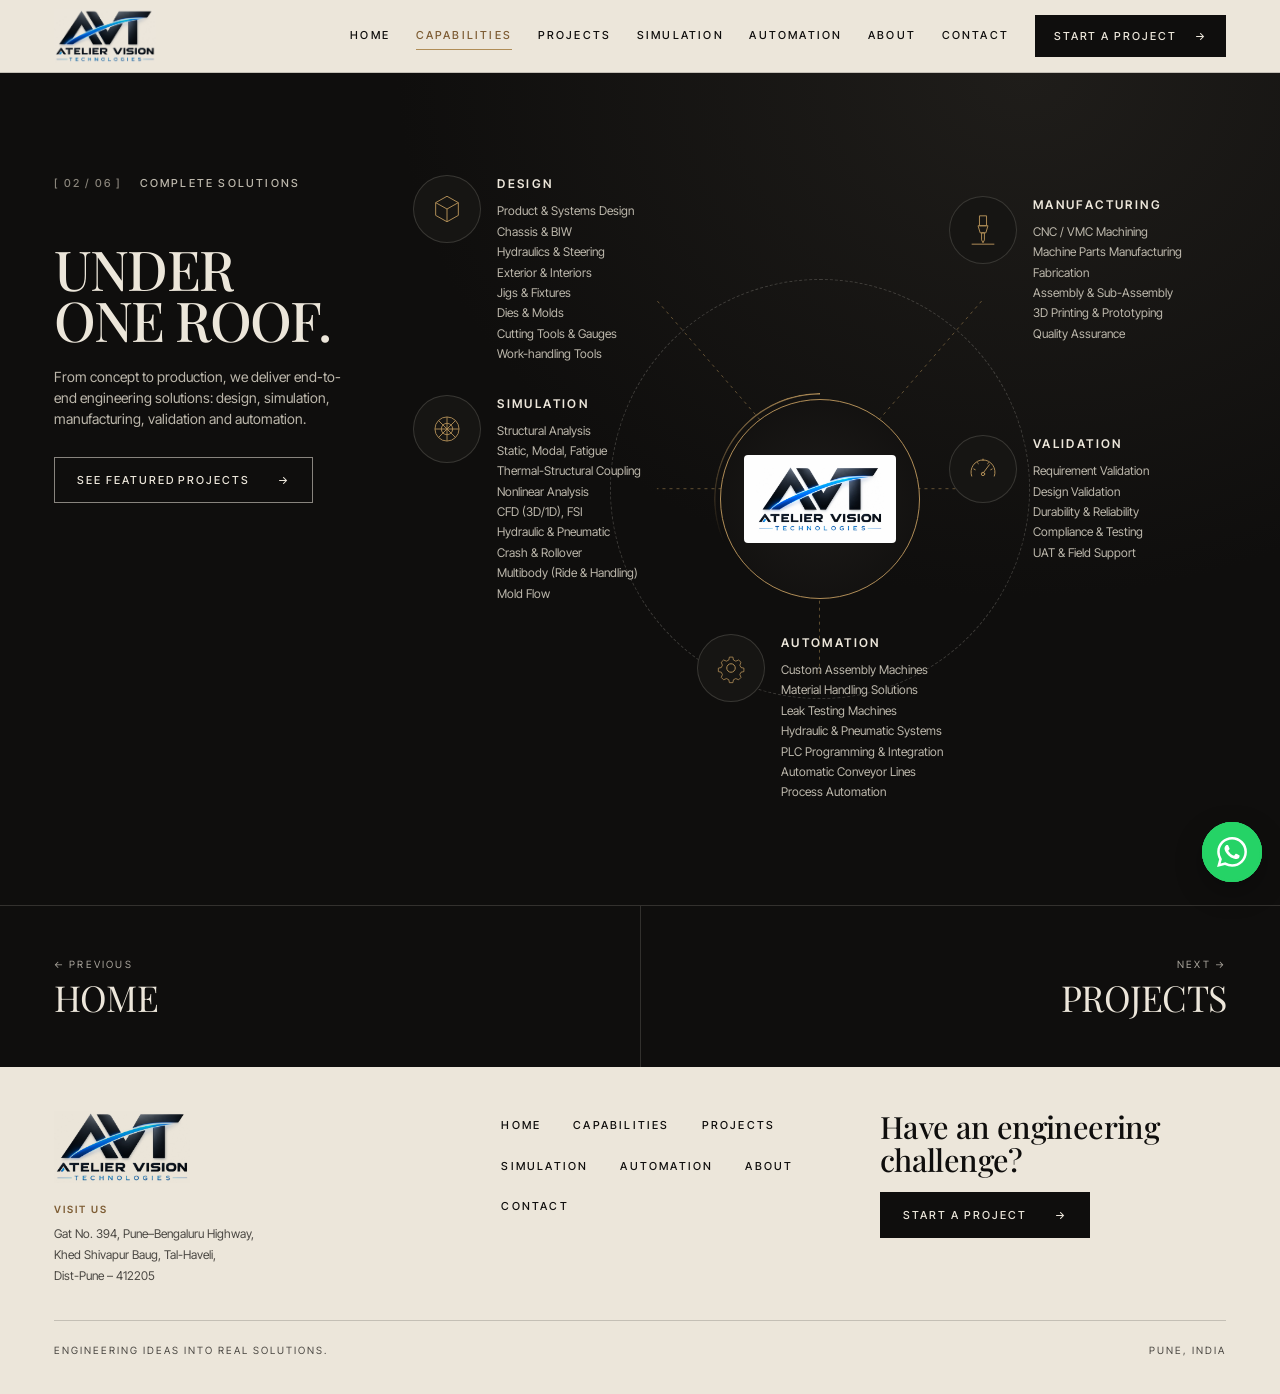
<file: capabilities.html>
<!doctype html>
<html lang="en">
<head>
<meta charset="utf-8">
<meta name="viewport" content="width=device-width, initial-scale=1">
<title>Capabilities | Atelier Vision Technologies</title>
<meta name="description" content="Design, simulation, manufacturing, validation and automation under one roof.">
<script>document.documentElement.classList.add('js')</script>
<link rel="preconnect" href="https://fonts.googleapis.com">
<link rel="preconnect" href="https://fonts.gstatic.com" crossorigin>
<link href="https://fonts.googleapis.com/css2?family=Inter+Tight:wght@400;500;600&family=Playfair+Display:wght@400;500;600&display=swap" rel="stylesheet">
<link rel="stylesheet" href="style.css">
</head>
<body>
<a class="skip" href="#main">Skip to content</a>
<!-- shared SVG defs -->
<svg width="0" height="0" style="position:absolute" aria-hidden="true" focusable="false">
  <defs>
    <linearGradient id="gSteel" x1="0" y1="0" x2="0" y2="1"><stop offset="0" stop-color="#f3f0ea"/><stop offset=".45" stop-color="#b1b3b5"/><stop offset="1" stop-color="#6a6d70"/></linearGradient>
    <linearGradient id="gSteelH" x1="0" y1="0" x2="1" y2="0"><stop offset="0" stop-color="#7a7d80"/><stop offset=".3" stop-color="#e9e6df"/><stop offset=".6" stop-color="#a5a7aa"/><stop offset="1" stop-color="#5b5e61"/></linearGradient>
    <linearGradient id="gDark" x1="0" y1="0" x2="0" y2="1"><stop offset="0" stop-color="#4a4743"/><stop offset="1" stop-color="#161513"/></linearGradient>
    <linearGradient id="gDarkH" x1="0" y1="0" x2="1" y2="0"><stop offset="0" stop-color="#55524d"/><stop offset=".25" stop-color="#34322f"/><stop offset="1" stop-color="#151413"/></linearGradient>
    <linearGradient id="gBlue" x1="0" y1="0" x2="1" y2="0"><stop offset="0" stop-color="#52708a"/><stop offset=".5" stop-color="#2b4660"/><stop offset="1" stop-color="#18283a"/></linearGradient>
    <linearGradient id="gBronze" x1="0" y1="0" x2="0" y2="1"><stop offset="0" stop-color="#d9b47a"/><stop offset="1" stop-color="#7d5c33"/></linearGradient>
    <radialGradient id="gJet" cx=".5" cy=".5" r=".6"><stop offset="0" stop-color="#e8c23a"/><stop offset=".3" stop-color="#7fc24a"/><stop offset=".65" stop-color="#2b9cc0"/><stop offset="1" stop-color="#2a3ba0"/></radialGradient>
    <linearGradient id="gJet2" x1="0" y1="0" x2="1" y2="1"><stop offset="0" stop-color="#2a3ba0"/><stop offset=".3" stop-color="#2b9cc0"/><stop offset=".55" stop-color="#7fc24a"/><stop offset=".8" stop-color="#e8c23a"/><stop offset="1" stop-color="#d4452e"/></linearGradient>
    <linearGradient id="gJet3" x1="1" y1="0" x2="0" y2="1"><stop offset="0" stop-color="#d4452e"/><stop offset=".25" stop-color="#e8c23a"/><stop offset=".5" stop-color="#4aa87a"/><stop offset="1" stop-color="#2a3ba0"/></linearGradient>
    <linearGradient id="gLegend" x1="0" y1="0" x2="0" y2="1"><stop offset="0" stop-color="#d4452e"/><stop offset=".3" stop-color="#e8c23a"/><stop offset=".6" stop-color="#4aa87a"/><stop offset="1" stop-color="#2a3ba0"/></linearGradient>
    <linearGradient id="gStream" x1="0" y1="0" x2="1" y2="0"><stop offset="0" stop-color="#2b9cc0"/><stop offset=".55" stop-color="#7fc24a"/><stop offset="1" stop-color="#e8c23a"/></linearGradient>
    <linearGradient id="gHeroGlass" x1="0" y1="0" x2="1" y2="1"><stop offset="0" stop-color="#fff" stop-opacity=".10"/><stop offset=".4" stop-color="#fff" stop-opacity="0"/><stop offset=".7" stop-color="#fff" stop-opacity=".05"/><stop offset="1" stop-color="#fff" stop-opacity="0"/></linearGradient>
    <symbol id="logo" viewBox="0 0 48 48"><circle cx="24" cy="24" r="22" fill="none" stroke="currentColor" stroke-width="1.6"/><path d="M10 34 L19.5 12 L24 22.5 L28.5 12 L38 34" fill="none" stroke="currentColor" stroke-width="2" stroke-linejoin="round"/><path d="M16 28 H32" stroke="currentColor" stroke-width="1.4"/></symbol>
    <symbol id="part" viewBox="0 0 200 180"><path d="M100 10C128 10 138 24 148 38C166 33 186 44 188 68C190 88 176 98 168 108C182 124 180 150 160 160C140 170 124 160 112 150C105 170 95 170 88 150C76 160 60 170 40 160C20 150 18 124 32 108C24 98 10 88 12 68C14 44 34 33 52 38C62 24 72 10 100 10Z"/></symbol>
    <symbol id="partholes" viewBox="0 0 200 180"><g fill="#0b0a09" stroke="rgba(255,255,255,.25)" stroke-width="1.2"><circle cx="100" cy="92" r="30"/><circle cx="46" cy="64" r="11"/><circle cx="154" cy="64" r="11"/><circle cx="50" cy="132" r="11"/><circle cx="150" cy="132" r="11"/></g></symbol>
    <symbol id="ic-design" viewBox="0 0 48 48"><g fill="none" stroke="currentColor" stroke-width="1.4" stroke-linejoin="round"><path d="M24 6 40 15v18L24 42 8 33V15z"/><path d="M8 15l16 9 16-9M24 24v18"/></g></symbol>
    <symbol id="ic-sim" viewBox="0 0 48 48"><g fill="none" stroke="currentColor" stroke-width="1.3"><circle cx="24" cy="24" r="17"/><path d="M7 24h34M24 7v34M12 12l24 24M36 12 12 36"/><circle cx="24" cy="24" r="8"/></g></symbol>
    <symbol id="ic-mfg" viewBox="0 0 48 48"><g fill="none" stroke="currentColor" stroke-width="1.4" stroke-linejoin="round"><rect x="19" y="4" width="10" height="14"/><path d="M17 18h14l-3 10h-8zM22 28h4v10l-2 4-2-4z"/><path d="M8 44h32"/></g></symbol>
    <symbol id="ic-val" viewBox="0 0 48 48"><g fill="none" stroke="currentColor" stroke-width="1.4" stroke-linecap="round"><path d="M8 34a17 17 0 1 1 32 0"/><path d="M24 30l9-12"/><circle cx="24" cy="31" r="2.4"/><path d="M11 24l2 1M16 15l1.5 1.5M24 10v2M32 15l-1.5 1.5M37 24l-2 1"/></g></symbol>
    <symbol id="ic-auto" viewBox="0 0 48 48"><g fill="none" stroke="currentColor" stroke-width="1.4" stroke-linejoin="round"><circle cx="24" cy="24" r="6"/><path d="M21 5h6l1 5 4 2 5-2 4 4-2 5 2 4 5 1v6l-5 1-2 4 2 5-4 4-5-2-4 2-1 5h-6l-1-5-4-2-5 2-4-4 2-5-2-4-5-1v-6l5-1 2-4-2-5 4-4 5 2 4-2z" transform="scale(.82) translate(5.5 5.5)"/></g></symbol>
    <symbol id="ic-pin" viewBox="0 0 48 48"><g fill="none" stroke="currentColor" stroke-width="1.4"><path d="M24 43S10 29 10 19a14 14 0 0 1 28 0c0 10-14 24-14 24z"/><circle cx="24" cy="19" r="5"/></g></symbol>
    <symbol id="ic-proto" viewBox="0 0 48 48"><g fill="none" stroke="currentColor" stroke-width="1.4" stroke-linejoin="round"><path d="M24 5 40 14v20L24 43 8 34V14z"/><circle cx="24" cy="24" r="6"/><path d="M24 5v13M24 30v13M8 14l11 6M29 28l11 6M40 14l-11 6M19 28 8 34"/></g></symbol>
    <symbol id="ic-oem" viewBox="0 0 48 48"><g fill="none" stroke="currentColor" stroke-width="1.4"><circle cx="17" cy="16" r="6"/><circle cx="33" cy="18" r="5"/><path d="M5 38c0-8 5-13 12-13s12 5 12 13M28 27c8-2 15 2 15 11"/></g></symbol>
  </defs>
</svg>
<header class="hdr">
  <div class="hdr-in">
    <a class="brand" href="index.html" aria-label="Atelier Vision Technologies, home">
      <img class="brand-logo" src="img/logo.webp" width="900" height="475" alt="">
    </a>
    <p class="tag">Engineering ideas<br>into real solutions.</p>
    <nav class="nav" id="nav" aria-label="Primary"><a href="index.html">Home</a><a href="capabilities.html" aria-current="page">Capabilities</a><a href="projects.html">Projects</a><a href="simulation.html">Simulation</a><a href="automation.html">Automation</a><a href="about.html">About</a><a href="contact.html">Contact</a></nav>
    <a class="btn btn-solid" href="contact.html"><span>Start a project</span><span class="ar" aria-hidden="true">→</span></a>
    <button class="burger" id="burger" aria-label="Menu" aria-expanded="false" aria-controls="nav"><i></i></button>
  </div>
</header>
<main id="main">
<!-- A -->
<section class="sec page-sec dark" id="capabilities">
  <div class="a-top">
    <div class="a-copy rv">
      <div class="head"><span class="idx">[ 02 / 06 ]</span><span class="label" style="color:#bdb8ac">Complete solutions</span></div>
      <h1 class="h2">Under<br>one roof.</h1>
      <p>From concept to production, we deliver end-to-end engineering solutions: design, simulation, manufacturing, validation and automation.</p>
      <a class="btn" href="projects.html"><span>See featured projects</span><span class="ar" aria-hidden="true">→</span></a>
    </div>
    <div class="hub rv">
      <svg class="hub-lines" viewBox="0 0 100 100" preserveAspectRatio="none" aria-hidden="true">
        <line x1="50" y1="50" x2="30" y2="20"/><line x1="50" y1="50" x2="70" y2="20"/><line x1="50" y1="50" x2="30" y2="50"/><line x1="50" y1="50" x2="70" y2="50"/><line x1="50" y1="50" x2="50" y2="80"/>
      </svg>
      <div class="hub-ring" aria-hidden="true"></div>
      <div class="hub-c"><img class="hub-logo" src="img/logo.webp" width="900" height="475" alt="Atelier Vision Technologies"></div>

      <article class="mod m-design"><div class="ic"><svg aria-hidden="true"><use href="#ic-design"/></svg></div><div><h3>Design</h3><ul><li>Product &amp; Systems Design</li><li>Chassis &amp; BIW</li><li>Hydraulics &amp; Steering</li><li>Exterior &amp; Interiors</li><li>Jigs &amp; Fixtures</li><li>Dies &amp; Molds</li><li>Cutting Tools &amp; Gauges</li><li>Work-handling Tools</li></ul></div></article>
      <article class="mod m-manuf"><div class="ic"><svg aria-hidden="true"><use href="#ic-mfg"/></svg></div><div><h3>Manufacturing</h3><ul><li>CNC / VMC Machining</li><li>Machine Parts Manufacturing</li><li>Fabrication</li><li>Assembly &amp; Sub-Assembly</li><li>3D Printing &amp; Prototyping</li><li>Quality Assurance</li></ul></div></article>
      <article class="mod m-sim"><div class="ic"><svg aria-hidden="true"><use href="#ic-sim"/></svg></div><div><h3>Simulation</h3><ul><li>Structural Analysis</li><li>Static, Modal, Fatigue</li><li>Thermal-Structural Coupling</li><li>Nonlinear Analysis</li><li>CFD (3D/1D), FSI</li><li>Hydraulic &amp; Pneumatic</li><li>Crash &amp; Rollover</li><li>Multibody (Ride &amp; Handling)</li><li>Mold Flow</li></ul></div></article>
      <article class="mod m-val"><div class="ic"><svg aria-hidden="true"><use href="#ic-val"/></svg></div><div><h3>Validation</h3><ul><li>Requirement Validation</li><li>Design Validation</li><li>Durability &amp; Reliability</li><li>Compliance &amp; Testing</li><li>UAT &amp; Field Support</li></ul></div></article>
      <article class="mod m-auto"><div class="ic"><svg aria-hidden="true"><use href="#ic-auto"/></svg></div><div><h3>Automation</h3><ul><li>Custom Assembly Machines</li><li>Material Handling Solutions</li><li>Leak Testing Machines</li><li>Hydraulic &amp; Pneumatic Systems</li><li>PLC Programming &amp; Integration</li><li>Automatic Conveyor Lines</li><li>Process Automation</li></ul></div></article>
    </div>
  </div>
</section>


<nav class="pn" aria-label="Page navigation">
  <a href="index.html"><small>← Previous</small><span>Home</span></a>
  <a href="projects.html"><small>Next →</small><span>Projects</span></a>
</nav>
</main>
<footer class="ftr">
  <div class="ftr-top">
    <div>
      <a class="brand" href="index.html" aria-label="Atelier Vision Technologies, home"><img class="brand-logo" src="img/logo.webp" width="900" height="475" alt=""></a>
      <address class="ftr-addr"><b>Visit us</b>Gat No. 394, Pune&ndash;Bengaluru Highway,<br>Khed Shivapur Baug, Tal-Haveli,<br>Dist-Pune &ndash; 412205</address>
    </div>
    <nav aria-label="Footer"><a href="index.html">Home</a><a href="capabilities.html">Capabilities</a><a href="projects.html">Projects</a><a href="simulation.html">Simulation</a><a href="automation.html">Automation</a><a href="about.html">About</a><a href="contact.html">Contact</a></nav>
    <div class="enq">
      <h2>Have an engineering challenge?</h2>
      <a class="btn btn-solid" href="contact.html"><span>Start a project</span><span class="ar" aria-hidden="true">→</span></a>
    </div>
  </div>
  <div class="ftr-bot"><span>Engineering ideas into real solutions.</span><span>Pune, India</span></div>
</footer>
<a class="wa" href="https://wa.me/?text=Hello%20Atelier%20Vision%20Technologies%2C%20I%20would%20like%20to%20discuss%20a%20project." target="_blank" rel="noopener noreferrer" aria-label="Chat with us on WhatsApp"><span class="wa-lbl">Chat on WhatsApp</span><span class="wa-ic"><svg viewBox="0 0 24 24" aria-hidden="true" focusable="false"><path fill="currentColor" d="M17.472 14.382c-.297-.149-1.758-.867-2.03-.967-.273-.099-.471-.148-.67.15-.197.297-.767.966-.94 1.164-.173.199-.347.223-.644.075-.297-.15-1.255-.463-2.39-1.475-.883-.788-1.48-1.761-1.653-2.059-.173-.297-.018-.458.13-.606.134-.133.298-.347.446-.52.149-.174.198-.298.298-.497.099-.198.05-.371-.025-.52-.075-.149-.669-1.612-.916-2.207-.242-.579-.487-.5-.669-.51-.173-.008-.371-.01-.57-.01-.198 0-.52.074-.792.372-.272.297-1.04 1.016-1.04 2.479 0 1.462 1.065 2.875 1.213 3.074.149.198 2.096 3.2 5.077 4.487.709.306 1.262.489 1.694.625.712.227 1.36.195 1.871.118.571-.085 1.758-.719 2.006-1.413.248-.694.248-1.289.173-1.413-.074-.124-.272-.198-.57-.347m-5.421 7.403h-.004a9.87 9.87 0 01-5.031-1.378l-.361-.214-3.741.982.998-3.648-.235-.374a9.86 9.86 0 01-1.51-5.26c.001-5.45 4.436-9.884 9.888-9.884 2.64 0 5.122 1.03 6.988 2.898a9.825 9.825 0 012.893 6.994c-.003 5.45-4.437 9.884-9.885 9.884m8.413-18.297A11.815 11.815 0 0012.05 0C5.495 0 .16 5.335.157 11.892c0 2.096.547 4.142 1.588 5.945L.057 24l6.305-1.654a11.882 11.882 0 005.683 1.448h.005c6.554 0 11.89-5.335 11.893-11.893a11.821 11.821 0 00-3.48-8.413z"/></svg></span></a>
<script src="app.js" defer></script>
<script src="fx.js" defer></script>
<script src="media.js" defer></script>
</body>
</html>
</file>
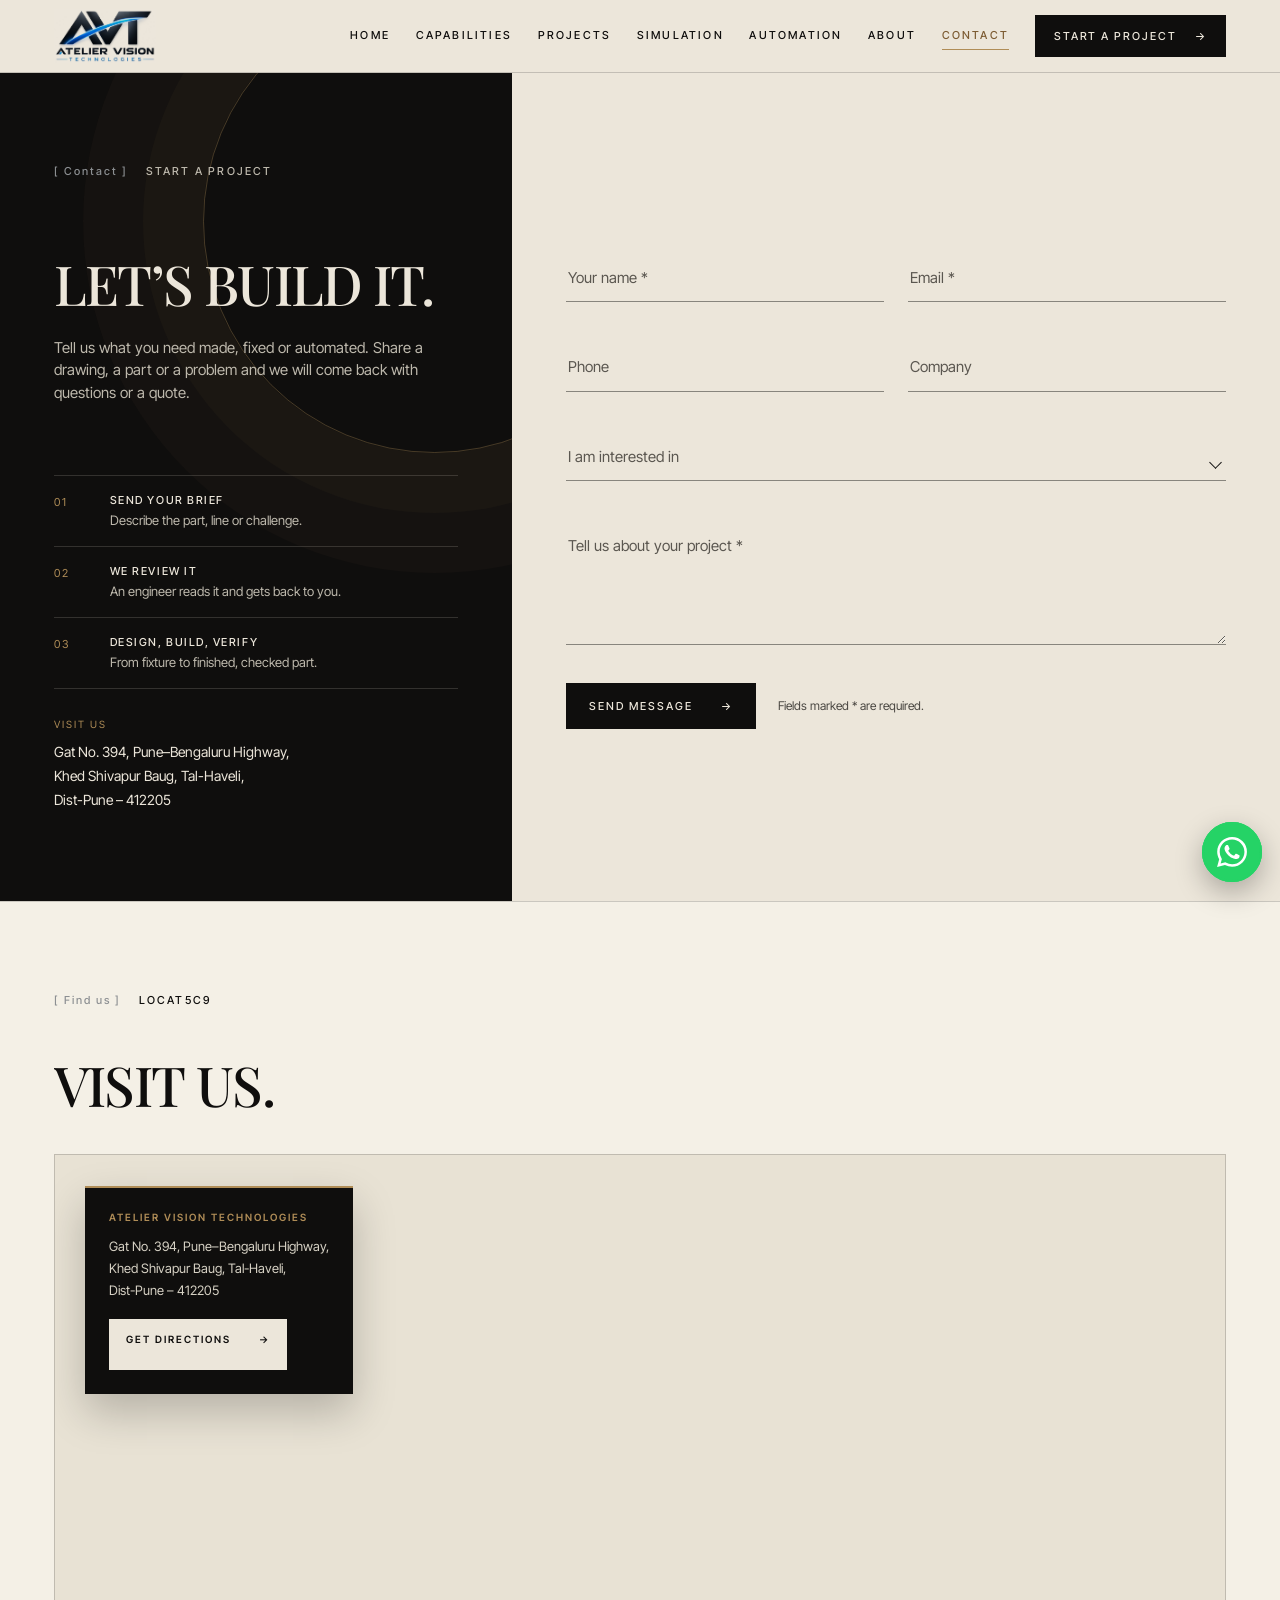
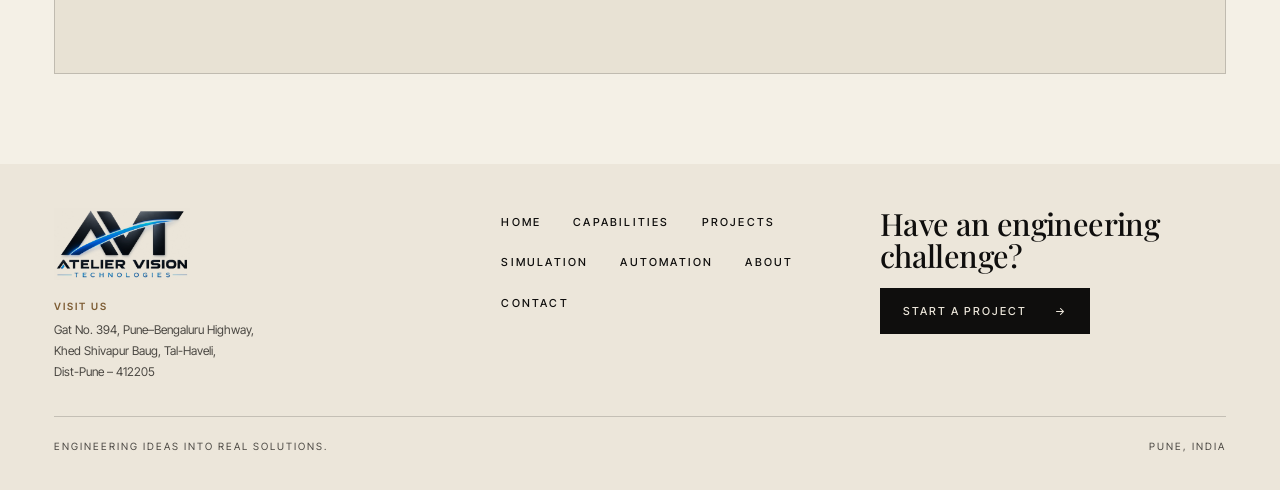
<file: contact.html>
<!doctype html>
<html lang="en">
<head>
<meta charset="utf-8">
<meta name="viewport" content="width=device-width, initial-scale=1">
<title>Contact | Atelier Vision Technologies</title>
<meta name="description" content="Send your drawing, part or challenge to Atelier Vision Technologies in Pune, India.">
<script>document.documentElement.classList.add('js')</script>
<link rel="preconnect" href="https://fonts.googleapis.com">
<link rel="preconnect" href="https://fonts.gstatic.com" crossorigin>
<link href="https://fonts.googleapis.com/css2?family=Inter+Tight:wght@400;500;600&family=Playfair+Display:wght@400;500;600&display=swap" rel="stylesheet">
<link rel="stylesheet" href="style.css">
</head>
<body>
<a class="skip" href="#main">Skip to content</a>
<!-- shared SVG defs -->
<svg width="0" height="0" style="position:absolute" aria-hidden="true" focusable="false">
  <defs>
    <linearGradient id="gSteel" x1="0" y1="0" x2="0" y2="1"><stop offset="0" stop-color="#f3f0ea"/><stop offset=".45" stop-color="#b1b3b5"/><stop offset="1" stop-color="#6a6d70"/></linearGradient>
    <linearGradient id="gSteelH" x1="0" y1="0" x2="1" y2="0"><stop offset="0" stop-color="#7a7d80"/><stop offset=".3" stop-color="#e9e6df"/><stop offset=".6" stop-color="#a5a7aa"/><stop offset="1" stop-color="#5b5e61"/></linearGradient>
    <linearGradient id="gDark" x1="0" y1="0" x2="0" y2="1"><stop offset="0" stop-color="#4a4743"/><stop offset="1" stop-color="#161513"/></linearGradient>
    <linearGradient id="gDarkH" x1="0" y1="0" x2="1" y2="0"><stop offset="0" stop-color="#55524d"/><stop offset=".25" stop-color="#34322f"/><stop offset="1" stop-color="#151413"/></linearGradient>
    <linearGradient id="gBlue" x1="0" y1="0" x2="1" y2="0"><stop offset="0" stop-color="#52708a"/><stop offset=".5" stop-color="#2b4660"/><stop offset="1" stop-color="#18283a"/></linearGradient>
    <linearGradient id="gBronze" x1="0" y1="0" x2="0" y2="1"><stop offset="0" stop-color="#d9b47a"/><stop offset="1" stop-color="#7d5c33"/></linearGradient>
    <radialGradient id="gJet" cx=".5" cy=".5" r=".6"><stop offset="0" stop-color="#e8c23a"/><stop offset=".3" stop-color="#7fc24a"/><stop offset=".65" stop-color="#2b9cc0"/><stop offset="1" stop-color="#2a3ba0"/></radialGradient>
    <linearGradient id="gJet2" x1="0" y1="0" x2="1" y2="1"><stop offset="0" stop-color="#2a3ba0"/><stop offset=".3" stop-color="#2b9cc0"/><stop offset=".55" stop-color="#7fc24a"/><stop offset=".8" stop-color="#e8c23a"/><stop offset="1" stop-color="#d4452e"/></linearGradient>
    <linearGradient id="gJet3" x1="1" y1="0" x2="0" y2="1"><stop offset="0" stop-color="#d4452e"/><stop offset=".25" stop-color="#e8c23a"/><stop offset=".5" stop-color="#4aa87a"/><stop offset="1" stop-color="#2a3ba0"/></linearGradient>
    <linearGradient id="gLegend" x1="0" y1="0" x2="0" y2="1"><stop offset="0" stop-color="#d4452e"/><stop offset=".3" stop-color="#e8c23a"/><stop offset=".6" stop-color="#4aa87a"/><stop offset="1" stop-color="#2a3ba0"/></linearGradient>
    <linearGradient id="gStream" x1="0" y1="0" x2="1" y2="0"><stop offset="0" stop-color="#2b9cc0"/><stop offset=".55" stop-color="#7fc24a"/><stop offset="1" stop-color="#e8c23a"/></linearGradient>
    <linearGradient id="gHeroGlass" x1="0" y1="0" x2="1" y2="1"><stop offset="0" stop-color="#fff" stop-opacity=".10"/><stop offset=".4" stop-color="#fff" stop-opacity="0"/><stop offset=".7" stop-color="#fff" stop-opacity=".05"/><stop offset="1" stop-color="#fff" stop-opacity="0"/></linearGradient>
    <symbol id="logo" viewBox="0 0 48 48"><circle cx="24" cy="24" r="22" fill="none" stroke="currentColor" stroke-width="1.6"/><path d="M10 34 L19.5 12 L24 22.5 L28.5 12 L38 34" fill="none" stroke="currentColor" stroke-width="2" stroke-linejoin="round"/><path d="M16 28 H32" stroke="currentColor" stroke-width="1.4"/></symbol>
    <symbol id="part" viewBox="0 0 200 180"><path d="M100 10C128 10 138 24 148 38C166 33 186 44 188 68C190 88 176 98 168 108C182 124 180 150 160 160C140 170 124 160 112 150C105 170 95 170 88 150C76 160 60 170 40 160C20 150 18 124 32 108C24 98 10 88 12 68C14 44 34 33 52 38C62 24 72 10 100 10Z"/></symbol>
    <symbol id="partholes" viewBox="0 0 200 180"><g fill="#0b0a09" stroke="rgba(255,255,255,.25)" stroke-width="1.2"><circle cx="100" cy="92" r="30"/><circle cx="46" cy="64" r="11"/><circle cx="154" cy="64" r="11"/><circle cx="50" cy="132" r="11"/><circle cx="150" cy="132" r="11"/></g></symbol>
    <symbol id="ic-design" viewBox="0 0 48 48"><g fill="none" stroke="currentColor" stroke-width="1.4" stroke-linejoin="round"><path d="M24 6 40 15v18L24 42 8 33V15z"/><path d="M8 15l16 9 16-9M24 24v18"/></g></symbol>
    <symbol id="ic-sim" viewBox="0 0 48 48"><g fill="none" stroke="currentColor" stroke-width="1.3"><circle cx="24" cy="24" r="17"/><path d="M7 24h34M24 7v34M12 12l24 24M36 12 12 36"/><circle cx="24" cy="24" r="8"/></g></symbol>
    <symbol id="ic-mfg" viewBox="0 0 48 48"><g fill="none" stroke="currentColor" stroke-width="1.4" stroke-linejoin="round"><rect x="19" y="4" width="10" height="14"/><path d="M17 18h14l-3 10h-8zM22 28h4v10l-2 4-2-4z"/><path d="M8 44h32"/></g></symbol>
    <symbol id="ic-val" viewBox="0 0 48 48"><g fill="none" stroke="currentColor" stroke-width="1.4" stroke-linecap="round"><path d="M8 34a17 17 0 1 1 32 0"/><path d="M24 30l9-12"/><circle cx="24" cy="31" r="2.4"/><path d="M11 24l2 1M16 15l1.5 1.5M24 10v2M32 15l-1.5 1.5M37 24l-2 1"/></g></symbol>
    <symbol id="ic-auto" viewBox="0 0 48 48"><g fill="none" stroke="currentColor" stroke-width="1.4" stroke-linejoin="round"><circle cx="24" cy="24" r="6"/><path d="M21 5h6l1 5 4 2 5-2 4 4-2 5 2 4 5 1v6l-5 1-2 4 2 5-4 4-5-2-4 2-1 5h-6l-1-5-4-2-5 2-4-4 2-5-2-4-5-1v-6l5-1 2-4-2-5 4-4 5 2 4-2z" transform="scale(.82) translate(5.5 5.5)"/></g></symbol>
    <symbol id="ic-pin" viewBox="0 0 48 48"><g fill="none" stroke="currentColor" stroke-width="1.4"><path d="M24 43S10 29 10 19a14 14 0 0 1 28 0c0 10-14 24-14 24z"/><circle cx="24" cy="19" r="5"/></g></symbol>
    <symbol id="ic-proto" viewBox="0 0 48 48"><g fill="none" stroke="currentColor" stroke-width="1.4" stroke-linejoin="round"><path d="M24 5 40 14v20L24 43 8 34V14z"/><circle cx="24" cy="24" r="6"/><path d="M24 5v13M24 30v13M8 14l11 6M29 28l11 6M40 14l-11 6M19 28 8 34"/></g></symbol>
    <symbol id="ic-oem" viewBox="0 0 48 48"><g fill="none" stroke="currentColor" stroke-width="1.4"><circle cx="17" cy="16" r="6"/><circle cx="33" cy="18" r="5"/><path d="M5 38c0-8 5-13 12-13s12 5 12 13M28 27c8-2 15 2 15 11"/></g></symbol>
  </defs>
</svg>
<header class="hdr">
  <div class="hdr-in">
    <a class="brand" href="index.html" aria-label="Atelier Vision Technologies, home">
      <img class="brand-logo" src="img/logo.webp" width="900" height="475" alt="">
    </a>
    <p class="tag">Engineering ideas<br>into real solutions.</p>
    <nav class="nav" id="nav" aria-label="Primary"><a href="index.html">Home</a><a href="capabilities.html">Capabilities</a><a href="projects.html">Projects</a><a href="simulation.html">Simulation</a><a href="automation.html">Automation</a><a href="about.html">About</a><a href="contact.html" aria-current="page">Contact</a></nav>
    <a class="btn btn-solid" href="contact.html"><span>Start a project</span><span class="ar" aria-hidden="true">→</span></a>
    <button class="burger" id="burger" aria-label="Menu" aria-expanded="false" aria-controls="nav"><i></i></button>
  </div>
</header>
<main id="main">
<section class="ct">
  <aside class="ct-side">
    <div class="head"><span class="idx">[ Contact ]</span><span class="label" style="color:#bdb8ac">Start a project</span></div>
    <h1 class="h2 rv">Let&rsquo;s build it.</h1>
    <p class="lead">Tell us what you need made, fixed or automated. Share a drawing, a part or a problem and we will come back with questions or a quote.</p>
    <ol class="ct-steps" style="list-style:none">
      <li><span><b>Send your brief</b>Describe the part, line or challenge.</span></li>
      <li><span><b>We review it</b>An engineer reads it and gets back to you.</span></li>
      <li><span><b>Design, build, verify</b>From fixture to finished, checked part.</span></li>
    </ol>
    <div class="ct-addr"><span>Visit us</span><address>Gat No. 394, Pune&ndash;Bengaluru Highway,<br>Khed Shivapur Baug, Tal-Haveli,<br>Dist-Pune &ndash; 412205</address></div>
  </aside>
  <div class="ct-main">
    <form class="cf" id="cf" novalidate data-endpoint="" data-email="" aria-label="Contact form">
      <div class="fld"><input id="f-name" name="name" type="text" placeholder=" " autocomplete="name" required><label for="f-name">Your name *</label><i class="bar"></i><span class="err" role="alert"></span></div>
      <div class="fld"><input id="f-email" name="email" type="email" placeholder=" " autocomplete="email" required><label for="f-email">Email *</label><i class="bar"></i><span class="err" role="alert"></span></div>
      <div class="fld"><input id="f-phone" name="phone" type="tel" placeholder=" " autocomplete="tel"><label for="f-phone">Phone</label><i class="bar"></i><span class="err" role="alert"></span></div>
      <div class="fld"><input id="f-co" name="company" type="text" placeholder=" " autocomplete="organization"><label for="f-co">Company</label><i class="bar"></i><span class="err" role="alert"></span></div>
      <div class="fld sel full"><select id="f-int" name="interest"><option value="" hidden></option><option>Jigs &amp; Fixtures</option><option>Machine parts manufacturing</option><option>Dies &amp; tooling</option><option>Conveyor lines / automation</option><option>Simulation / CAE</option><option>Engineering consultancy</option><option>Something else</option></select><label for="f-int">I am interested in</label><i class="bar"></i><span class="err" role="alert"></span></div>
      <div class="fld full"><textarea id="f-msg" name="message" placeholder=" " required></textarea><label for="f-msg">Tell us about your project *</label><i class="bar"></i><span class="err" role="alert"></span></div>
      <input class="hp" name="website" type="text" tabindex="-1" autocomplete="off" aria-hidden="true">
      <div class="cf-foot">
        <button class="btn btn-solid" type="submit"><span>Send message</span><span class="ar" aria-hidden="true">→</span></button>
        <small>Fields marked * are required.</small>
      </div>
    </form>
    <div class="cf-ok" aria-live="polite">
      <svg class="tick" viewBox="0 0 84 84" aria-hidden="true"><circle cx="42" cy="42" r="38"/><path d="M26 43l11 11 21-24"/></svg>
      <h2 class="h2" style="font-size:clamp(2.2rem,4vw,3.6rem)">Thank you.</h2>
      <p id="cfNote">We have your message.</p>
      <a class="btn btn-line" href="index.html"><span>Back to home</span><span class="ar" aria-hidden="true">→</span></a>
    </div>
  </div>
</section>
<section class="map-sec" id="find-us" aria-labelledby="mapH">
  <div class="map-head rv">
    <div class="head"><span class="idx">[ Find us ]</span><span class="label">Location</span></div>
    <h2 class="h2" id="mapH">Visit us.</h2>
  </div>
  <div class="map-frame rv">
    <iframe title="Map showing Atelier Vision Technologies, Khed Shivapur, Pune" src="https://www.google.com/maps?q=Gat+No+394%2C+Pune-Bengaluru+Highway%2C+Khed+Shivapur+Baug%2C+Haveli%2C+Pune+412205&amp;z=15&amp;output=embed" loading="lazy" referrerpolicy="no-referrer-when-downgrade" allowfullscreen></iframe>
    <div class="map-card">
      <span>Atelier Vision Technologies</span>
      <address>Gat No. 394, Pune&ndash;Bengaluru Highway,<br>Khed Shivapur Baug, Tal-Haveli,<br>Dist-Pune &ndash; 412205</address>
      <a class="btn btn-solid" href="https://www.google.com/maps/search/?api=1&amp;query=Gat+No+394%2C+Pune-Bengaluru+Highway%2C+Khed+Shivapur+Baug%2C+Haveli%2C+Pune+412205" target="_blank" rel="noopener noreferrer"><span>Get directions</span><span class="ar" aria-hidden="true">&rarr;</span></a>
    </div>
  </div>
</section>
</main>
<footer class="ftr">
  <div class="ftr-top">
    <div>
      <a class="brand" href="index.html" aria-label="Atelier Vision Technologies, home"><img class="brand-logo" src="img/logo.webp" width="900" height="475" alt=""></a>
      <address class="ftr-addr"><b>Visit us</b>Gat No. 394, Pune&ndash;Bengaluru Highway,<br>Khed Shivapur Baug, Tal-Haveli,<br>Dist-Pune &ndash; 412205</address>
    </div>
    <nav aria-label="Footer"><a href="index.html">Home</a><a href="capabilities.html">Capabilities</a><a href="projects.html">Projects</a><a href="simulation.html">Simulation</a><a href="automation.html">Automation</a><a href="about.html">About</a><a href="contact.html">Contact</a></nav>
    <div class="enq">
      <h2>Have an engineering challenge?</h2>
      <a class="btn btn-solid" href="contact.html"><span>Start a project</span><span class="ar" aria-hidden="true">→</span></a>
    </div>
  </div>
  <div class="ftr-bot"><span>Engineering ideas into real solutions.</span><span>Pune, India</span></div>
</footer>
<a class="wa" href="https://wa.me/?text=Hello%20Atelier%20Vision%20Technologies%2C%20I%20would%20like%20to%20discuss%20a%20project." target="_blank" rel="noopener noreferrer" aria-label="Chat with us on WhatsApp"><span class="wa-lbl">Chat on WhatsApp</span><span class="wa-ic"><svg viewBox="0 0 24 24" aria-hidden="true" focusable="false"><path fill="currentColor" d="M17.472 14.382c-.297-.149-1.758-.867-2.03-.967-.273-.099-.471-.148-.67.15-.197.297-.767.966-.94 1.164-.173.199-.347.223-.644.075-.297-.15-1.255-.463-2.39-1.475-.883-.788-1.48-1.761-1.653-2.059-.173-.297-.018-.458.13-.606.134-.133.298-.347.446-.52.149-.174.198-.298.298-.497.099-.198.05-.371-.025-.52-.075-.149-.669-1.612-.916-2.207-.242-.579-.487-.5-.669-.51-.173-.008-.371-.01-.57-.01-.198 0-.52.074-.792.372-.272.297-1.04 1.016-1.04 2.479 0 1.462 1.065 2.875 1.213 3.074.149.198 2.096 3.2 5.077 4.487.709.306 1.262.489 1.694.625.712.227 1.36.195 1.871.118.571-.085 1.758-.719 2.006-1.413.248-.694.248-1.289.173-1.413-.074-.124-.272-.198-.57-.347m-5.421 7.403h-.004a9.87 9.87 0 01-5.031-1.378l-.361-.214-3.741.982.998-3.648-.235-.374a9.86 9.86 0 01-1.51-5.26c.001-5.45 4.436-9.884 9.888-9.884 2.64 0 5.122 1.03 6.988 2.898a9.825 9.825 0 012.893 6.994c-.003 5.45-4.437 9.884-9.885 9.884m8.413-18.297A11.815 11.815 0 0012.05 0C5.495 0 .16 5.335.157 11.892c0 2.096.547 4.142 1.588 5.945L.057 24l6.305-1.654a11.882 11.882 0 005.683 1.448h.005c6.554 0 11.89-5.335 11.893-11.893a11.821 11.821 0 00-3.48-8.413z"/></svg></span></a>
<script src="app.js" defer></script>
<script src="fx.js" defer></script>
<script src="media.js" defer></script>
<script src="contact.js" defer></script>
</body>
</html>
</file>
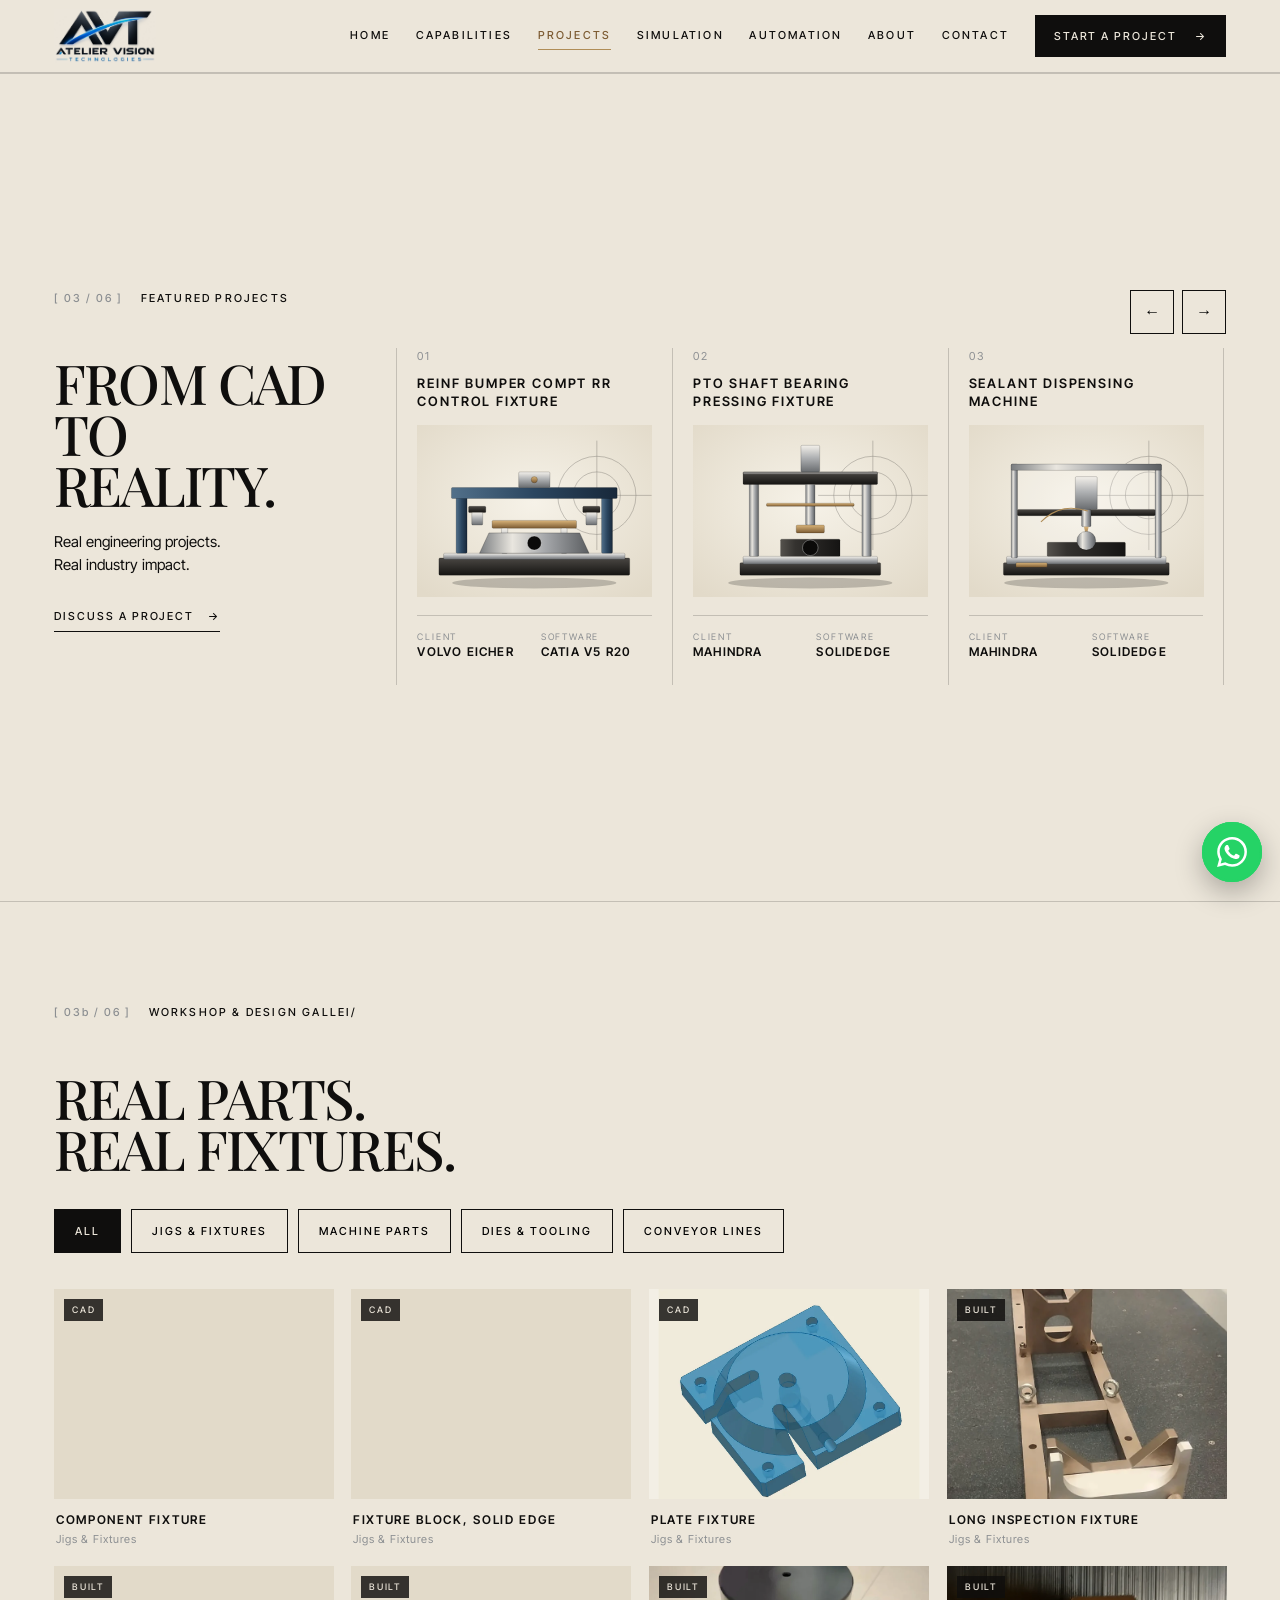
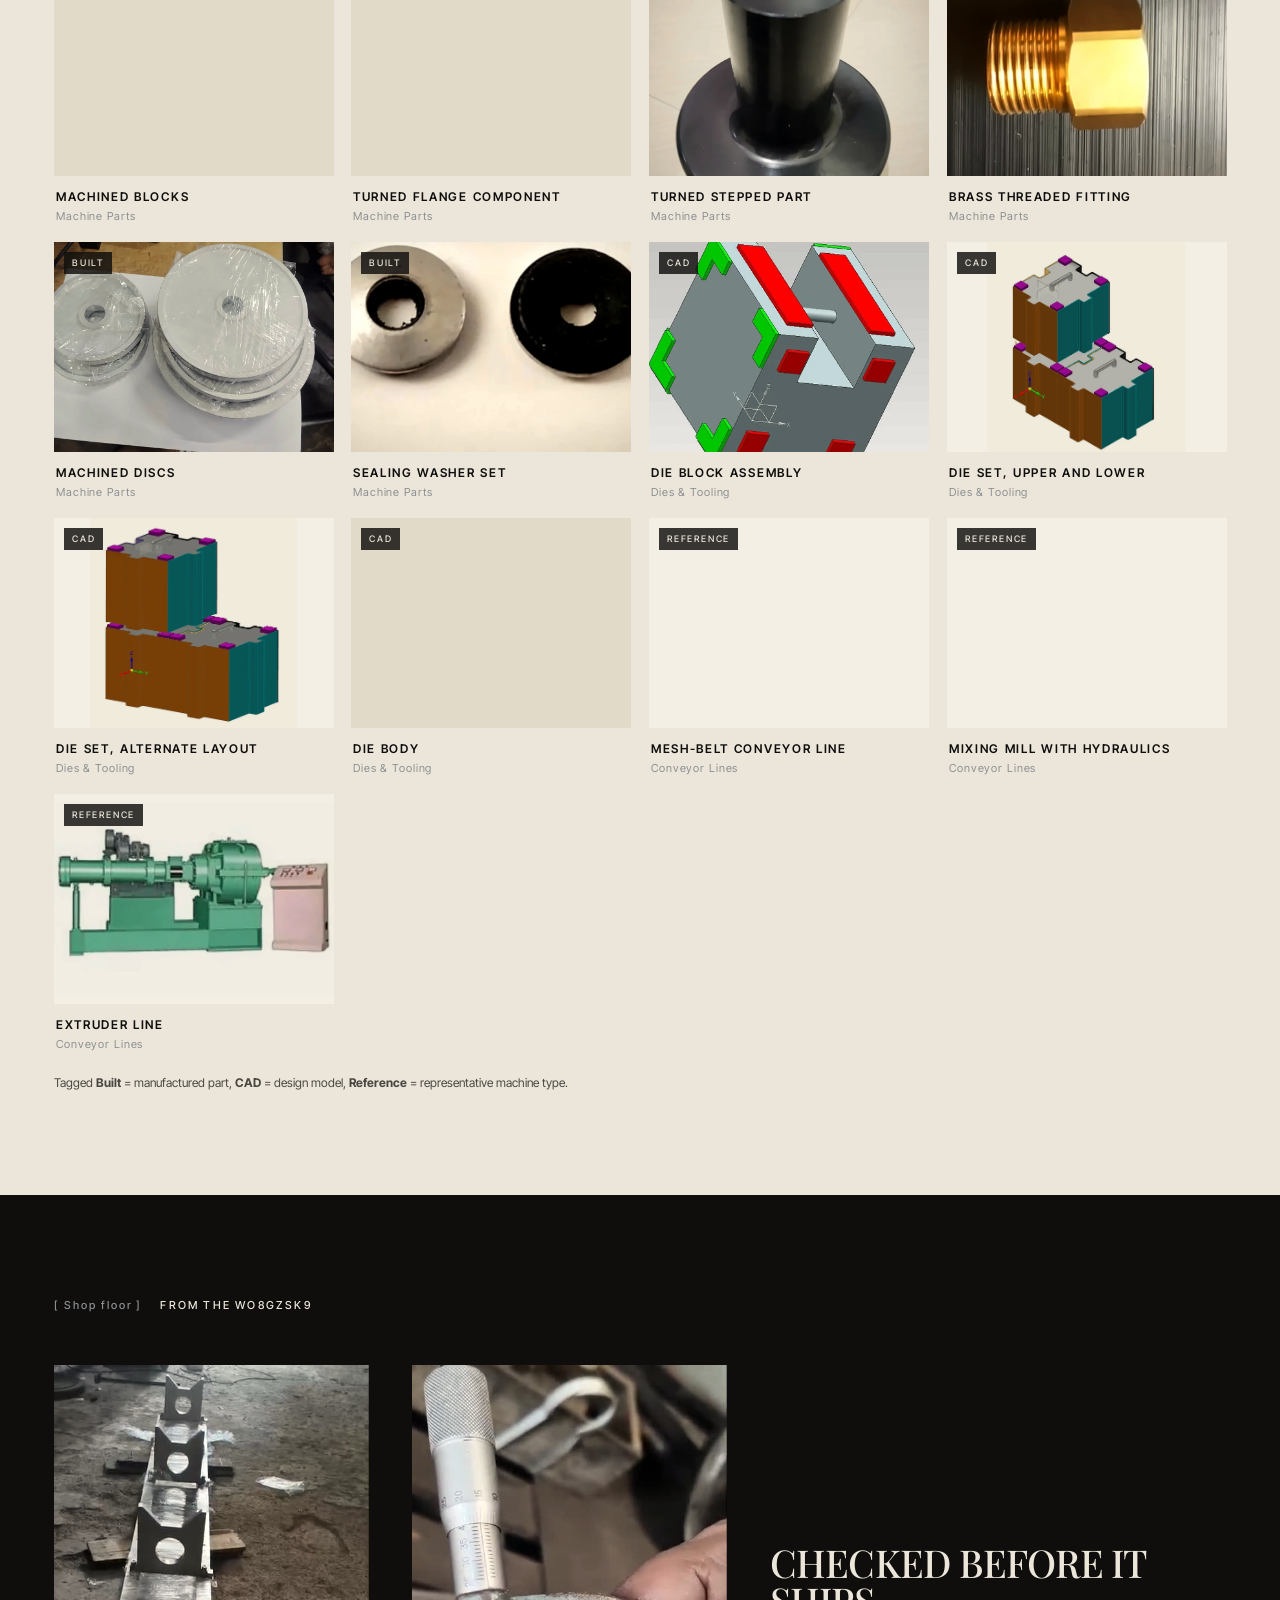
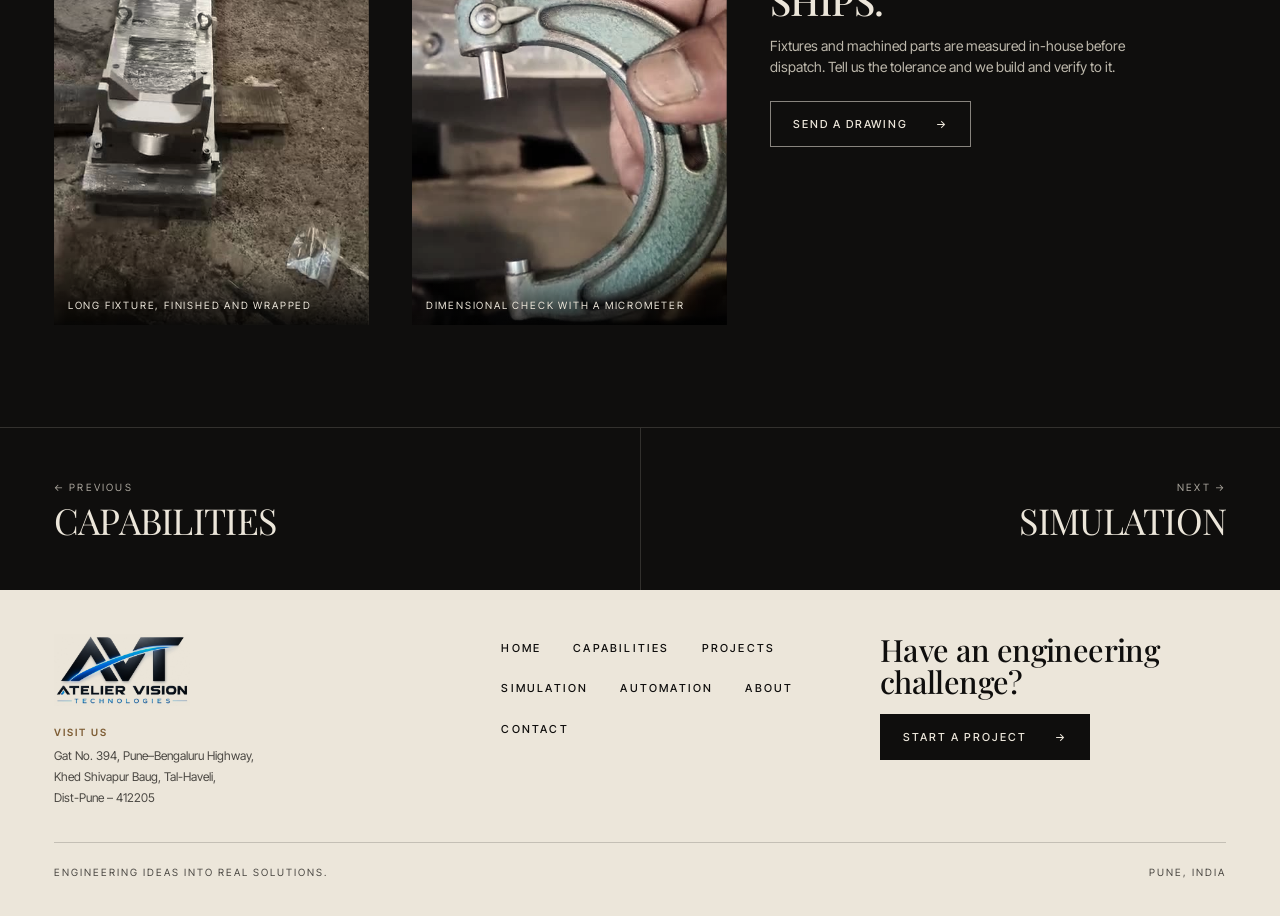
<file: projects.html>
<!doctype html>
<html lang="en">
<head>
<meta charset="utf-8">
<meta name="viewport" content="width=device-width, initial-scale=1">
<title>Projects | Atelier Vision Technologies</title>
<meta name="description" content="Jigs and fixtures, machined parts, dies and tooling from our design office and workshop.">
<script>document.documentElement.classList.add('js')</script>
<link rel="preconnect" href="https://fonts.googleapis.com">
<link rel="preconnect" href="https://fonts.gstatic.com" crossorigin>
<link href="https://fonts.googleapis.com/css2?family=Inter+Tight:wght@400;500;600&family=Playfair+Display:wght@400;500;600&display=swap" rel="stylesheet">
<link rel="stylesheet" href="style.css">
</head>
<body>
<a class="skip" href="#main">Skip to content</a>
<!-- shared SVG defs -->
<svg width="0" height="0" style="position:absolute" aria-hidden="true" focusable="false">
  <defs>
    <linearGradient id="gSteel" x1="0" y1="0" x2="0" y2="1"><stop offset="0" stop-color="#f3f0ea"/><stop offset=".45" stop-color="#b1b3b5"/><stop offset="1" stop-color="#6a6d70"/></linearGradient>
    <linearGradient id="gSteelH" x1="0" y1="0" x2="1" y2="0"><stop offset="0" stop-color="#7a7d80"/><stop offset=".3" stop-color="#e9e6df"/><stop offset=".6" stop-color="#a5a7aa"/><stop offset="1" stop-color="#5b5e61"/></linearGradient>
    <linearGradient id="gDark" x1="0" y1="0" x2="0" y2="1"><stop offset="0" stop-color="#4a4743"/><stop offset="1" stop-color="#161513"/></linearGradient>
    <linearGradient id="gDarkH" x1="0" y1="0" x2="1" y2="0"><stop offset="0" stop-color="#55524d"/><stop offset=".25" stop-color="#34322f"/><stop offset="1" stop-color="#151413"/></linearGradient>
    <linearGradient id="gBlue" x1="0" y1="0" x2="1" y2="0"><stop offset="0" stop-color="#52708a"/><stop offset=".5" stop-color="#2b4660"/><stop offset="1" stop-color="#18283a"/></linearGradient>
    <linearGradient id="gBronze" x1="0" y1="0" x2="0" y2="1"><stop offset="0" stop-color="#d9b47a"/><stop offset="1" stop-color="#7d5c33"/></linearGradient>
    <radialGradient id="gJet" cx=".5" cy=".5" r=".6"><stop offset="0" stop-color="#e8c23a"/><stop offset=".3" stop-color="#7fc24a"/><stop offset=".65" stop-color="#2b9cc0"/><stop offset="1" stop-color="#2a3ba0"/></radialGradient>
    <linearGradient id="gJet2" x1="0" y1="0" x2="1" y2="1"><stop offset="0" stop-color="#2a3ba0"/><stop offset=".3" stop-color="#2b9cc0"/><stop offset=".55" stop-color="#7fc24a"/><stop offset=".8" stop-color="#e8c23a"/><stop offset="1" stop-color="#d4452e"/></linearGradient>
    <linearGradient id="gJet3" x1="1" y1="0" x2="0" y2="1"><stop offset="0" stop-color="#d4452e"/><stop offset=".25" stop-color="#e8c23a"/><stop offset=".5" stop-color="#4aa87a"/><stop offset="1" stop-color="#2a3ba0"/></linearGradient>
    <linearGradient id="gLegend" x1="0" y1="0" x2="0" y2="1"><stop offset="0" stop-color="#d4452e"/><stop offset=".3" stop-color="#e8c23a"/><stop offset=".6" stop-color="#4aa87a"/><stop offset="1" stop-color="#2a3ba0"/></linearGradient>
    <linearGradient id="gStream" x1="0" y1="0" x2="1" y2="0"><stop offset="0" stop-color="#2b9cc0"/><stop offset=".55" stop-color="#7fc24a"/><stop offset="1" stop-color="#e8c23a"/></linearGradient>
    <linearGradient id="gHeroGlass" x1="0" y1="0" x2="1" y2="1"><stop offset="0" stop-color="#fff" stop-opacity=".10"/><stop offset=".4" stop-color="#fff" stop-opacity="0"/><stop offset=".7" stop-color="#fff" stop-opacity=".05"/><stop offset="1" stop-color="#fff" stop-opacity="0"/></linearGradient>
    <symbol id="logo" viewBox="0 0 48 48"><circle cx="24" cy="24" r="22" fill="none" stroke="currentColor" stroke-width="1.6"/><path d="M10 34 L19.5 12 L24 22.5 L28.5 12 L38 34" fill="none" stroke="currentColor" stroke-width="2" stroke-linejoin="round"/><path d="M16 28 H32" stroke="currentColor" stroke-width="1.4"/></symbol>
    <symbol id="part" viewBox="0 0 200 180"><path d="M100 10C128 10 138 24 148 38C166 33 186 44 188 68C190 88 176 98 168 108C182 124 180 150 160 160C140 170 124 160 112 150C105 170 95 170 88 150C76 160 60 170 40 160C20 150 18 124 32 108C24 98 10 88 12 68C14 44 34 33 52 38C62 24 72 10 100 10Z"/></symbol>
    <symbol id="partholes" viewBox="0 0 200 180"><g fill="#0b0a09" stroke="rgba(255,255,255,.25)" stroke-width="1.2"><circle cx="100" cy="92" r="30"/><circle cx="46" cy="64" r="11"/><circle cx="154" cy="64" r="11"/><circle cx="50" cy="132" r="11"/><circle cx="150" cy="132" r="11"/></g></symbol>
    <symbol id="ic-design" viewBox="0 0 48 48"><g fill="none" stroke="currentColor" stroke-width="1.4" stroke-linejoin="round"><path d="M24 6 40 15v18L24 42 8 33V15z"/><path d="M8 15l16 9 16-9M24 24v18"/></g></symbol>
    <symbol id="ic-sim" viewBox="0 0 48 48"><g fill="none" stroke="currentColor" stroke-width="1.3"><circle cx="24" cy="24" r="17"/><path d="M7 24h34M24 7v34M12 12l24 24M36 12 12 36"/><circle cx="24" cy="24" r="8"/></g></symbol>
    <symbol id="ic-mfg" viewBox="0 0 48 48"><g fill="none" stroke="currentColor" stroke-width="1.4" stroke-linejoin="round"><rect x="19" y="4" width="10" height="14"/><path d="M17 18h14l-3 10h-8zM22 28h4v10l-2 4-2-4z"/><path d="M8 44h32"/></g></symbol>
    <symbol id="ic-val" viewBox="0 0 48 48"><g fill="none" stroke="currentColor" stroke-width="1.4" stroke-linecap="round"><path d="M8 34a17 17 0 1 1 32 0"/><path d="M24 30l9-12"/><circle cx="24" cy="31" r="2.4"/><path d="M11 24l2 1M16 15l1.5 1.5M24 10v2M32 15l-1.5 1.5M37 24l-2 1"/></g></symbol>
    <symbol id="ic-auto" viewBox="0 0 48 48"><g fill="none" stroke="currentColor" stroke-width="1.4" stroke-linejoin="round"><circle cx="24" cy="24" r="6"/><path d="M21 5h6l1 5 4 2 5-2 4 4-2 5 2 4 5 1v6l-5 1-2 4 2 5-4 4-5-2-4 2-1 5h-6l-1-5-4-2-5 2-4-4 2-5-2-4-5-1v-6l5-1 2-4-2-5 4-4 5 2 4-2z" transform="scale(.82) translate(5.5 5.5)"/></g></symbol>
    <symbol id="ic-pin" viewBox="0 0 48 48"><g fill="none" stroke="currentColor" stroke-width="1.4"><path d="M24 43S10 29 10 19a14 14 0 0 1 28 0c0 10-14 24-14 24z"/><circle cx="24" cy="19" r="5"/></g></symbol>
    <symbol id="ic-proto" viewBox="0 0 48 48"><g fill="none" stroke="currentColor" stroke-width="1.4" stroke-linejoin="round"><path d="M24 5 40 14v20L24 43 8 34V14z"/><circle cx="24" cy="24" r="6"/><path d="M24 5v13M24 30v13M8 14l11 6M29 28l11 6M40 14l-11 6M19 28 8 34"/></g></symbol>
    <symbol id="ic-oem" viewBox="0 0 48 48"><g fill="none" stroke="currentColor" stroke-width="1.4"><circle cx="17" cy="16" r="6"/><circle cx="33" cy="18" r="5"/><path d="M5 38c0-8 5-13 12-13s12 5 12 13M28 27c8-2 15 2 15 11"/></g></symbol>
  </defs>
</svg>
<header class="hdr">
  <div class="hdr-in">
    <a class="brand" href="index.html" aria-label="Atelier Vision Technologies, home">
      <img class="brand-logo" src="img/logo.webp" width="900" height="475" alt="">
    </a>
    <p class="tag">Engineering ideas<br>into real solutions.</p>
    <nav class="nav" id="nav" aria-label="Primary"><a href="index.html">Home</a><a href="capabilities.html">Capabilities</a><a href="projects.html" aria-current="page">Projects</a><a href="simulation.html">Simulation</a><a href="automation.html">Automation</a><a href="about.html">About</a><a href="contact.html">Contact</a></nav>
    <a class="btn btn-solid" href="contact.html"><span>Start a project</span><span class="ar" aria-hidden="true">→</span></a>
    <button class="burger" id="burger" aria-label="Menu" aria-expanded="false" aria-controls="nav"><i></i></button>
  </div>
</header>
<main id="main">
<!-- B -->
<section class="sec page-sec" id="projects">
  <div class="b-wrap">
    <div class="b-copy rv">
      <div class="head"><span class="idx">[ 03 / 06 ]</span><span class="label">Featured projects</span></div>
      <h1 class="h2">From CAD to reality.</h1>
      <p>Real engineering projects.<br>Real industry impact.</p>
      <a class="b-link" href="contact.html"><span>Discuss a project</span><span aria-hidden="true">→</span></a>
    </div>
    <div class="rv">
      <div class="b-ctrl"><button id="prev" aria-label="Previous projects">←</button><button id="next" aria-label="Next projects">→</button></div>
      <div class="track" id="track" tabindex="0" aria-label="Featured projects">
        <article class="proj"><span class="n">01</span><h3>Reinf Bumper Compt RR Control Fixture</h3>
          <div class="art" role="img" aria-label="Illustration of a blue-framed bumper reinforcement control fixture"><svg class="cadbg" viewBox="0 0 300 220" aria-hidden="true"><g fill="none" stroke="#0f0e0d" stroke-width=".6"><circle cx="230" cy="90" r="50"/><circle cx="230" cy="90" r="30"/><path d="M160 90h140M230 20v140"/></g></svg><div data-art="fix1"></div></div>
          <dl class="meta"><div><dt>Client</dt><dd>Volvo Eicher</dd></div><div><dt>Software</dt><dd>CATIA V5 R20</dd></div></dl></article>
        <article class="proj"><span class="n">02</span><h3>PTO Shaft Bearing Pressing Fixture</h3>
          <div class="art" role="img" aria-label="Illustration of a four-post bearing pressing fixture"><svg class="cadbg" viewBox="0 0 300 220" aria-hidden="true"><g fill="none" stroke="#0f0e0d" stroke-width=".6"><circle cx="230" cy="90" r="50"/><circle cx="230" cy="90" r="30"/><path d="M160 90h140M230 20v140"/></g></svg><div data-art="fix2"></div></div>
          <dl class="meta"><div><dt>Client</dt><dd>Mahindra</dd></div><div><dt>Software</dt><dd>SolidEdge</dd></div></dl></article>
        <article class="proj"><span class="n">03</span><h3>Sealant Dispensing Machine</h3>
          <div class="art" role="img" aria-label="Illustration of an enclosed sealant dispensing machine"><svg class="cadbg" viewBox="0 0 300 220" aria-hidden="true"><g fill="none" stroke="#0f0e0d" stroke-width=".6"><circle cx="230" cy="90" r="50"/><circle cx="230" cy="90" r="30"/><path d="M160 90h140M230 20v140"/></g></svg><div data-art="disp"></div></div>
          <dl class="meta"><div><dt>Client</dt><dd>Mahindra</dd></div><div><dt>Software</dt><dd>SolidEdge</dd></div></dl></article>
      </div>
    </div>
  </div>
</section>


<section class="sec gal" id="gallery">
  <div class="head rv"><span class="idx">[ 03b / 06 ]</span><span class="label">Workshop &amp; design gallery</span></div>
  <h2 class="h2 rv">Real parts.<br>Real fixtures.</h2>
  <div class="chips rv" role="group" aria-label="Filter by category"><button class="chip-f is-on" data-f="all" aria-pressed="true">All</button><button class="chip-f" data-f="fixtures" aria-pressed="false">Jigs & Fixtures</button><button class="chip-f" data-f="parts" aria-pressed="false">Machine Parts</button><button class="chip-f" data-f="dies" aria-pressed="false">Dies & Tooling</button><button class="chip-f" data-f="conveyor" aria-pressed="false">Conveyor Lines</button></div>
  <ul class="g-grid" id="gGrid"><li class="g-item" data-c="fixtures"><button class="g-btn" data-lb="img/fixture-a.webp" data-cap="Component fixture" aria-label="Open Component fixture"><span class="g-ph"><img src="img/fixture-a.webp" width="1100" height="942" alt="CAD model of a green component held on a twin-saddle fixture plate" loading="lazy" decoding="async"></span><span class="g-meta"><b>Component fixture</b><i>Jigs & Fixtures</i></span><span class="ph-tag">CAD</span></button></li><li class="g-item" data-c="fixtures"><button class="g-btn" data-lb="img/fixture-se.webp" data-cap="Fixture block, Solid Edge" aria-label="Open Fixture block, Solid Edge"><span class="g-ph"><img src="img/fixture-se.webp" width="1100" height="920" alt="Solid Edge 3D model of a fixture block with locating pins" loading="lazy" decoding="async"></span><span class="g-meta"><b>Fixture block, Solid Edge</b><i>Jigs & Fixtures</i></span><span class="ph-tag">CAD</span></button></li><li class="g-item" data-c="fixtures"><button class="g-btn" data-lb="img/fixture-b.webp" data-cap="Plate fixture" aria-label="Open Plate fixture"><span class="g-ph g-cat"><img src="img/fixture-b.webp" width="950" height="764" alt="Blue transparent CAD model of a circular plate fixture with mounting holes" loading="lazy" decoding="async"></span><span class="g-meta"><b>Plate fixture</b><i>Jigs & Fixtures</i></span><span class="ph-tag">CAD</span></button></li><li class="g-item" data-c="fixtures"><button class="g-btn" data-lb="img/fixture-cmm.webp" data-cap="Long inspection fixture" aria-label="Open Long inspection fixture"><span class="g-ph"><img src="img/fixture-cmm.webp" width="731" height="1300" alt="Long machined fixture with V-saddles on an inspection floor" loading="lazy" decoding="async"></span><span class="g-meta"><b>Long inspection fixture</b><i>Jigs & Fixtures</i></span><span class="ph-tag">Built</span></button></li><li class="g-item" data-c="parts"><button class="g-btn" data-lb="img/blocks.webp" data-cap="Machined blocks" aria-label="Open Machined blocks"><span class="g-ph"><img src="img/blocks.webp" width="1200" height="897" alt="Three machined steel blocks with bored holes" loading="lazy" decoding="async"></span><span class="g-meta"><b>Machined blocks</b><i>Machine Parts</i></span><span class="ph-tag">Built</span></button></li><li class="g-item" data-c="parts"><button class="g-btn" data-lb="img/turned-a.webp" data-cap="Turned flange component" aria-label="Open Turned flange component"><span class="g-ph"><img src="img/turned-a.webp" width="1100" height="756" alt="Black turned component with stepped bore" loading="lazy" decoding="async"></span><span class="g-meta"><b>Turned flange component</b><i>Machine Parts</i></span><span class="ph-tag">Built</span></button></li><li class="g-item" data-c="parts"><button class="g-btn" data-lb="img/turned-b.webp" data-cap="Turned stepped part" aria-label="Open Turned stepped part"><span class="g-ph"><img src="img/turned-b.webp" width="883" height="1100" alt="Black turned stepped cylindrical part" loading="lazy" decoding="async"></span><span class="g-meta"><b>Turned stepped part</b><i>Machine Parts</i></span><span class="ph-tag">Built</span></button></li><li class="g-item" data-c="parts"><button class="g-btn" data-lb="img/brass.webp" data-cap="Brass threaded fitting" aria-label="Open Brass threaded fitting"><span class="g-ph"><img src="img/brass.webp" width="864" height="696" alt="Brass hex fitting with machined thread" loading="lazy" decoding="async"></span><span class="g-meta"><b>Brass threaded fitting</b><i>Machine Parts</i></span><span class="ph-tag">Built</span></button></li><li class="g-item" data-c="parts"><button class="g-btn" data-lb="img/discs.webp" data-cap="Machined discs" aria-label="Open Machined discs"><span class="g-ph"><img src="img/discs.webp" width="1100" height="749" alt="Stack of machined grey discs wrapped for dispatch" loading="lazy" decoding="async"></span><span class="g-meta"><b>Machined discs</b><i>Machine Parts</i></span><span class="ph-tag">Built</span></button></li><li class="g-item" data-c="parts"><button class="g-btn" data-lb="img/washers.webp" data-cap="Sealing washer set" aria-label="Open Sealing washer set"><span class="g-ph"><img src="img/washers.webp" width="1100" height="723" alt="Metal and rubber sealing washers" loading="lazy" decoding="async"></span><span class="g-meta"><b>Sealing washer set</b><i>Machine Parts</i></span><span class="ph-tag">Built</span></button></li><li class="g-item" data-c="dies"><button class="g-btn" data-lb="img/die-a.webp" data-cap="Die block assembly" aria-label="Open Die block assembly"><span class="g-ph"><img src="img/die-a.webp" width="917" height="950" alt="CAD model of a die block with coloured clamp features" loading="lazy" decoding="async"></span><span class="g-meta"><b>Die block assembly</b><i>Dies & Tooling</i></span><span class="ph-tag">CAD</span></button></li><li class="g-item" data-c="dies"><button class="g-btn" data-lb="img/die-b.webp" data-cap="Die set, upper and lower" aria-label="Open Die set, upper and lower"><span class="g-ph g-cat"><img src="img/die-b.webp" width="899" height="950" alt="CAD model of stacked die blocks with handles" loading="lazy" decoding="async"></span><span class="g-meta"><b>Die set, upper and lower</b><i>Dies & Tooling</i></span><span class="ph-tag">CAD</span></button></li><li class="g-item" data-c="dies"><button class="g-btn" data-lb="img/die-c.webp" data-cap="Die set, alternate layout" aria-label="Open Die set, alternate layout"><span class="g-ph g-cat"><img src="img/die-c.webp" width="936" height="950" alt="CAD model of a die set in an offset layout" loading="lazy" decoding="async"></span><span class="g-meta"><b>Die set, alternate layout</b><i>Dies & Tooling</i></span><span class="ph-tag">CAD</span></button></li><li class="g-item" data-c="dies"><button class="g-btn" data-lb="img/die-d.webp" data-cap="Die body" aria-label="Open Die body"><span class="g-ph"><img src="img/die-d.webp" width="950" height="898" alt="CAD model of a die body with slots" loading="lazy" decoding="async"></span><span class="g-meta"><b>Die body</b><i>Dies & Tooling</i></span><span class="ph-tag">CAD</span></button></li><li class="g-item" data-c="conveyor"><button class="g-btn" data-lb="img/conveyor.webp" data-cap="Mesh-belt conveyor line" aria-label="Open Mesh-belt conveyor line"><span class="g-ph g-cat"><img src="img/conveyor.webp" width="1069" height="1100" alt="Mesh-belt conveyor with cooling fans on a steel frame" loading="lazy" decoding="async"></span><span class="g-meta"><b>Mesh-belt conveyor line</b><i>Conveyor Lines</i></span><span class="ph-tag">Reference</span></button></li><li class="g-item" data-c="conveyor"><button class="g-btn" data-lb="img/mill.webp" data-cap="Mixing mill with hydraulics" aria-label="Open Mixing mill with hydraulics"><span class="g-ph g-cat"><img src="img/mill.webp" width="1100" height="789" alt="Two-roll mixing mill with hydraulic power pack" loading="lazy" decoding="async"></span><span class="g-meta"><b>Mixing mill with hydraulics</b><i>Conveyor Lines</i></span><span class="ph-tag">Reference</span></button></li><li class="g-item" data-c="conveyor"><button class="g-btn" data-lb="img/extruder.webp" data-cap="Extruder line" aria-label="Open Extruder line"><span class="g-ph g-cat"><img src="img/extruder.webp" width="1100" height="752" alt="Screw extruder with control panel" loading="lazy" decoding="async"></span><span class="g-meta"><b>Extruder line</b><i>Conveyor Lines</i></span><span class="ph-tag">Reference</span></button></li></ul>
  <p class="g-note">Tagged <b>Built</b> = manufactured part, <b>CAD</b> = design model, <b>Reference</b> = representative machine type.</p>
</section>
<section class="sec vids" id="shopfloor">
  <div class="head rv"><span class="idx">[ Shop floor ]</span><span class="label">From the workshop</span></div>
  <div class="vid-row">
    <figure class="vid rv"><video muted playsinline loop preload="none" poster="img/shopfloor-fixture.jpg" data-autoplay><source src="img/shopfloor-fixture.mp4" type="video/mp4"></video><figcaption>Long fixture, finished and wrapped</figcaption></figure>
    <figure class="vid rv"><video muted playsinline loop preload="none" poster="img/inspection.jpg" data-autoplay><source src="img/inspection.mp4" type="video/mp4"></video><figcaption>Dimensional check with a micrometer</figcaption></figure>
    <div class="vid-copy rv"><h3>Checked before it ships.</h3><p>Fixtures and machined parts are measured in-house before dispatch. Tell us the tolerance and we build and verify to it.</p><a class="btn btn-line" href="contact.html"><span>Send a drawing</span><span class="ar" aria-hidden="true">→</span></a></div>
  </div>
</section>
<div class="lb" id="lb" role="dialog" aria-modal="true" aria-label="Image viewer" hidden><button class="lb-x" aria-label="Close">×</button><img alt="" src="[data-uri]"><p class="lb-c"></p></div>
<nav class="pn" aria-label="Page navigation">
  <a href="capabilities.html"><small>← Previous</small><span>Capabilities</span></a>
  <a href="simulation.html"><small>Next →</small><span>Simulation</span></a>
</nav>
</main>
<footer class="ftr">
  <div class="ftr-top">
    <div>
      <a class="brand" href="index.html" aria-label="Atelier Vision Technologies, home"><img class="brand-logo" src="img/logo.webp" width="900" height="475" alt=""></a>
      <address class="ftr-addr"><b>Visit us</b>Gat No. 394, Pune&ndash;Bengaluru Highway,<br>Khed Shivapur Baug, Tal-Haveli,<br>Dist-Pune &ndash; 412205</address>
    </div>
    <nav aria-label="Footer"><a href="index.html">Home</a><a href="capabilities.html">Capabilities</a><a href="projects.html">Projects</a><a href="simulation.html">Simulation</a><a href="automation.html">Automation</a><a href="about.html">About</a><a href="contact.html">Contact</a></nav>
    <div class="enq">
      <h2>Have an engineering challenge?</h2>
      <a class="btn btn-solid" href="contact.html"><span>Start a project</span><span class="ar" aria-hidden="true">→</span></a>
    </div>
  </div>
  <div class="ftr-bot"><span>Engineering ideas into real solutions.</span><span>Pune, India</span></div>
</footer>
<a class="wa" href="https://wa.me/?text=Hello%20Atelier%20Vision%20Technologies%2C%20I%20would%20like%20to%20discuss%20a%20project." target="_blank" rel="noopener noreferrer" aria-label="Chat with us on WhatsApp"><span class="wa-lbl">Chat on WhatsApp</span><span class="wa-ic"><svg viewBox="0 0 24 24" aria-hidden="true" focusable="false"><path fill="currentColor" d="M17.472 14.382c-.297-.149-1.758-.867-2.03-.967-.273-.099-.471-.148-.67.15-.197.297-.767.966-.94 1.164-.173.199-.347.223-.644.075-.297-.15-1.255-.463-2.39-1.475-.883-.788-1.48-1.761-1.653-2.059-.173-.297-.018-.458.13-.606.134-.133.298-.347.446-.52.149-.174.198-.298.298-.497.099-.198.05-.371-.025-.52-.075-.149-.669-1.612-.916-2.207-.242-.579-.487-.5-.669-.51-.173-.008-.371-.01-.57-.01-.198 0-.52.074-.792.372-.272.297-1.04 1.016-1.04 2.479 0 1.462 1.065 2.875 1.213 3.074.149.198 2.096 3.2 5.077 4.487.709.306 1.262.489 1.694.625.712.227 1.36.195 1.871.118.571-.085 1.758-.719 2.006-1.413.248-.694.248-1.289.173-1.413-.074-.124-.272-.198-.57-.347m-5.421 7.403h-.004a9.87 9.87 0 01-5.031-1.378l-.361-.214-3.741.982.998-3.648-.235-.374a9.86 9.86 0 01-1.51-5.26c.001-5.45 4.436-9.884 9.888-9.884 2.64 0 5.122 1.03 6.988 2.898a9.825 9.825 0 012.893 6.994c-.003 5.45-4.437 9.884-9.885 9.884m8.413-18.297A11.815 11.815 0 0012.05 0C5.495 0 .16 5.335.157 11.892c0 2.096.547 4.142 1.588 5.945L.057 24l6.305-1.654a11.882 11.882 0 005.683 1.448h.005c6.554 0 11.89-5.335 11.893-11.893a11.821 11.821 0 00-3.48-8.413z"/></svg></span></a>
<script src="app.js" defer></script>
<script src="fx.js" defer></script>
<script src="media.js" defer></script>
</body>
</html>
</file>
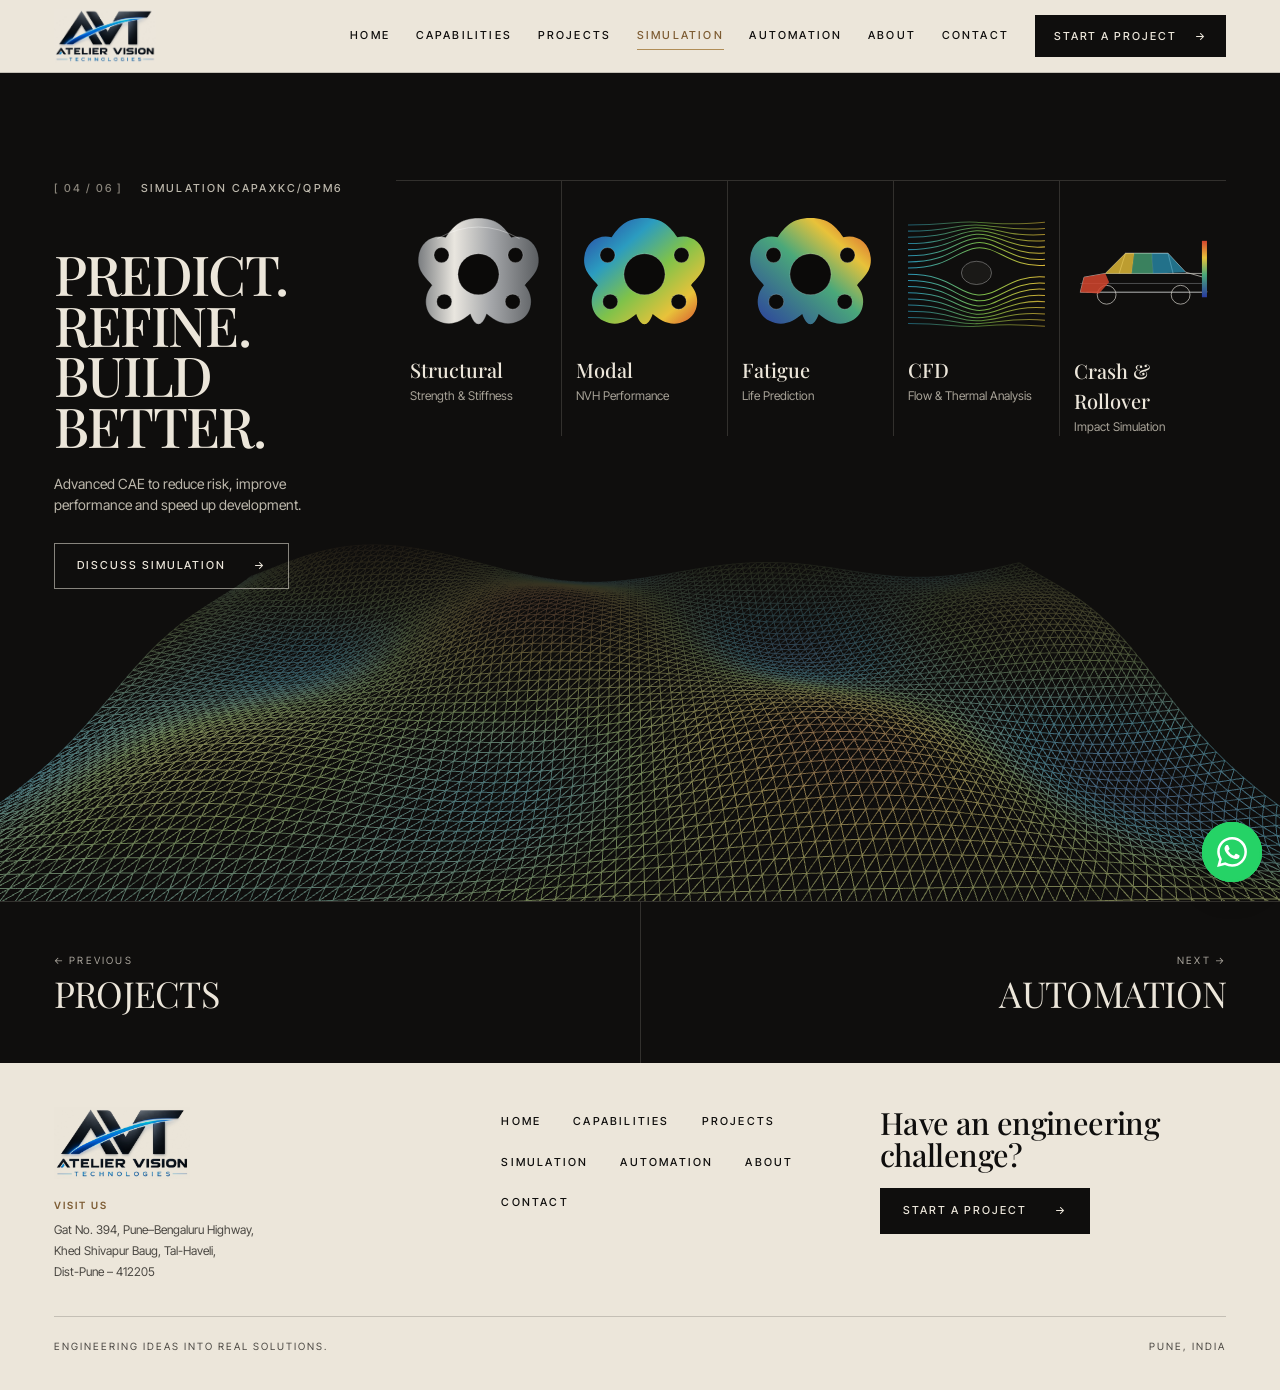
<file: simulation.html>
<!doctype html>
<html lang="en">
<head>
<meta charset="utf-8">
<meta name="viewport" content="width=device-width, initial-scale=1">
<title>Simulation | Atelier Vision Technologies</title>
<meta name="description" content="Structural, modal, fatigue, CFD and crash simulation: predict, refine, build better.">
<script>document.documentElement.classList.add('js')</script>
<link rel="preconnect" href="https://fonts.googleapis.com">
<link rel="preconnect" href="https://fonts.gstatic.com" crossorigin>
<link href="https://fonts.googleapis.com/css2?family=Inter+Tight:wght@400;500;600&family=Playfair+Display:wght@400;500;600&display=swap" rel="stylesheet">
<link rel="stylesheet" href="style.css">
</head>
<body>
<a class="skip" href="#main">Skip to content</a>
<!-- shared SVG defs -->
<svg width="0" height="0" style="position:absolute" aria-hidden="true" focusable="false">
  <defs>
    <linearGradient id="gSteel" x1="0" y1="0" x2="0" y2="1"><stop offset="0" stop-color="#f3f0ea"/><stop offset=".45" stop-color="#b1b3b5"/><stop offset="1" stop-color="#6a6d70"/></linearGradient>
    <linearGradient id="gSteelH" x1="0" y1="0" x2="1" y2="0"><stop offset="0" stop-color="#7a7d80"/><stop offset=".3" stop-color="#e9e6df"/><stop offset=".6" stop-color="#a5a7aa"/><stop offset="1" stop-color="#5b5e61"/></linearGradient>
    <linearGradient id="gDark" x1="0" y1="0" x2="0" y2="1"><stop offset="0" stop-color="#4a4743"/><stop offset="1" stop-color="#161513"/></linearGradient>
    <linearGradient id="gDarkH" x1="0" y1="0" x2="1" y2="0"><stop offset="0" stop-color="#55524d"/><stop offset=".25" stop-color="#34322f"/><stop offset="1" stop-color="#151413"/></linearGradient>
    <linearGradient id="gBlue" x1="0" y1="0" x2="1" y2="0"><stop offset="0" stop-color="#52708a"/><stop offset=".5" stop-color="#2b4660"/><stop offset="1" stop-color="#18283a"/></linearGradient>
    <linearGradient id="gBronze" x1="0" y1="0" x2="0" y2="1"><stop offset="0" stop-color="#d9b47a"/><stop offset="1" stop-color="#7d5c33"/></linearGradient>
    <radialGradient id="gJet" cx=".5" cy=".5" r=".6"><stop offset="0" stop-color="#e8c23a"/><stop offset=".3" stop-color="#7fc24a"/><stop offset=".65" stop-color="#2b9cc0"/><stop offset="1" stop-color="#2a3ba0"/></radialGradient>
    <linearGradient id="gJet2" x1="0" y1="0" x2="1" y2="1"><stop offset="0" stop-color="#2a3ba0"/><stop offset=".3" stop-color="#2b9cc0"/><stop offset=".55" stop-color="#7fc24a"/><stop offset=".8" stop-color="#e8c23a"/><stop offset="1" stop-color="#d4452e"/></linearGradient>
    <linearGradient id="gJet3" x1="1" y1="0" x2="0" y2="1"><stop offset="0" stop-color="#d4452e"/><stop offset=".25" stop-color="#e8c23a"/><stop offset=".5" stop-color="#4aa87a"/><stop offset="1" stop-color="#2a3ba0"/></linearGradient>
    <linearGradient id="gLegend" x1="0" y1="0" x2="0" y2="1"><stop offset="0" stop-color="#d4452e"/><stop offset=".3" stop-color="#e8c23a"/><stop offset=".6" stop-color="#4aa87a"/><stop offset="1" stop-color="#2a3ba0"/></linearGradient>
    <linearGradient id="gStream" x1="0" y1="0" x2="1" y2="0"><stop offset="0" stop-color="#2b9cc0"/><stop offset=".55" stop-color="#7fc24a"/><stop offset="1" stop-color="#e8c23a"/></linearGradient>
    <linearGradient id="gHeroGlass" x1="0" y1="0" x2="1" y2="1"><stop offset="0" stop-color="#fff" stop-opacity=".10"/><stop offset=".4" stop-color="#fff" stop-opacity="0"/><stop offset=".7" stop-color="#fff" stop-opacity=".05"/><stop offset="1" stop-color="#fff" stop-opacity="0"/></linearGradient>
    <symbol id="logo" viewBox="0 0 48 48"><circle cx="24" cy="24" r="22" fill="none" stroke="currentColor" stroke-width="1.6"/><path d="M10 34 L19.5 12 L24 22.5 L28.5 12 L38 34" fill="none" stroke="currentColor" stroke-width="2" stroke-linejoin="round"/><path d="M16 28 H32" stroke="currentColor" stroke-width="1.4"/></symbol>
    <symbol id="part" viewBox="0 0 200 180"><path d="M100 10C128 10 138 24 148 38C166 33 186 44 188 68C190 88 176 98 168 108C182 124 180 150 160 160C140 170 124 160 112 150C105 170 95 170 88 150C76 160 60 170 40 160C20 150 18 124 32 108C24 98 10 88 12 68C14 44 34 33 52 38C62 24 72 10 100 10Z"/></symbol>
    <symbol id="partholes" viewBox="0 0 200 180"><g fill="#0b0a09" stroke="rgba(255,255,255,.25)" stroke-width="1.2"><circle cx="100" cy="92" r="30"/><circle cx="46" cy="64" r="11"/><circle cx="154" cy="64" r="11"/><circle cx="50" cy="132" r="11"/><circle cx="150" cy="132" r="11"/></g></symbol>
    <symbol id="ic-design" viewBox="0 0 48 48"><g fill="none" stroke="currentColor" stroke-width="1.4" stroke-linejoin="round"><path d="M24 6 40 15v18L24 42 8 33V15z"/><path d="M8 15l16 9 16-9M24 24v18"/></g></symbol>
    <symbol id="ic-sim" viewBox="0 0 48 48"><g fill="none" stroke="currentColor" stroke-width="1.3"><circle cx="24" cy="24" r="17"/><path d="M7 24h34M24 7v34M12 12l24 24M36 12 12 36"/><circle cx="24" cy="24" r="8"/></g></symbol>
    <symbol id="ic-mfg" viewBox="0 0 48 48"><g fill="none" stroke="currentColor" stroke-width="1.4" stroke-linejoin="round"><rect x="19" y="4" width="10" height="14"/><path d="M17 18h14l-3 10h-8zM22 28h4v10l-2 4-2-4z"/><path d="M8 44h32"/></g></symbol>
    <symbol id="ic-val" viewBox="0 0 48 48"><g fill="none" stroke="currentColor" stroke-width="1.4" stroke-linecap="round"><path d="M8 34a17 17 0 1 1 32 0"/><path d="M24 30l9-12"/><circle cx="24" cy="31" r="2.4"/><path d="M11 24l2 1M16 15l1.5 1.5M24 10v2M32 15l-1.5 1.5M37 24l-2 1"/></g></symbol>
    <symbol id="ic-auto" viewBox="0 0 48 48"><g fill="none" stroke="currentColor" stroke-width="1.4" stroke-linejoin="round"><circle cx="24" cy="24" r="6"/><path d="M21 5h6l1 5 4 2 5-2 4 4-2 5 2 4 5 1v6l-5 1-2 4 2 5-4 4-5-2-4 2-1 5h-6l-1-5-4-2-5 2-4-4 2-5-2-4-5-1v-6l5-1 2-4-2-5 4-4 5 2 4-2z" transform="scale(.82) translate(5.5 5.5)"/></g></symbol>
    <symbol id="ic-pin" viewBox="0 0 48 48"><g fill="none" stroke="currentColor" stroke-width="1.4"><path d="M24 43S10 29 10 19a14 14 0 0 1 28 0c0 10-14 24-14 24z"/><circle cx="24" cy="19" r="5"/></g></symbol>
    <symbol id="ic-proto" viewBox="0 0 48 48"><g fill="none" stroke="currentColor" stroke-width="1.4" stroke-linejoin="round"><path d="M24 5 40 14v20L24 43 8 34V14z"/><circle cx="24" cy="24" r="6"/><path d="M24 5v13M24 30v13M8 14l11 6M29 28l11 6M40 14l-11 6M19 28 8 34"/></g></symbol>
    <symbol id="ic-oem" viewBox="0 0 48 48"><g fill="none" stroke="currentColor" stroke-width="1.4"><circle cx="17" cy="16" r="6"/><circle cx="33" cy="18" r="5"/><path d="M5 38c0-8 5-13 12-13s12 5 12 13M28 27c8-2 15 2 15 11"/></g></symbol>
  </defs>
</svg>
<header class="hdr">
  <div class="hdr-in">
    <a class="brand" href="index.html" aria-label="Atelier Vision Technologies, home">
      <img class="brand-logo" src="img/logo.webp" width="900" height="475" alt="">
    </a>
    <p class="tag">Engineering ideas<br>into real solutions.</p>
    <nav class="nav" id="nav" aria-label="Primary"><a href="index.html">Home</a><a href="capabilities.html">Capabilities</a><a href="projects.html">Projects</a><a href="simulation.html" aria-current="page">Simulation</a><a href="automation.html">Automation</a><a href="about.html">About</a><a href="contact.html">Contact</a></nav>
    <a class="btn btn-solid" href="contact.html"><span>Start a project</span><span class="ar" aria-hidden="true">→</span></a>
    <button class="burger" id="burger" aria-label="Menu" aria-expanded="false" aria-controls="nav"><i></i></button>
  </div>
</header>
<main id="main">
<!-- C -->
<section class="sec page-sec dark" id="simulation">
  <canvas class="fx fx-sim" id="fxSim" aria-hidden="true"></canvas>
  <div class="c-wrap">
    <div class="c-copy rv">
      <div class="head"><span class="idx">[ 04 / 06 ]</span><span class="label" style="color:#bdb8ac">Simulation capabilities</span></div>
      <h1 class="h2">Predict.<br>Refine.<br>Build better.</h1>
      <p>Advanced CAE to reduce risk, improve performance and speed up development.</p>
      <a class="btn" href="contact.html"><span>Discuss simulation</span><span class="ar" aria-hidden="true">→</span></a>
    </div>
    <div class="sims rv">
      <article class="sim"><div class="art" data-art="s-struct" role="img" aria-label="Machined bracket shown as a metal part for structural analysis"></div><h3>Structural</h3><span>Strength &amp; Stiffness</span></article>
      <article class="sim"><div class="art" data-art="s-modal" role="img" aria-label="Bracket with modal analysis contour plot"></div><h3>Modal</h3><span>NVH Performance</span></article>
      <article class="sim"><div class="art" data-art="s-fat" role="img" aria-label="Bracket with fatigue life contour plot"></div><h3>Fatigue</h3><span>Life Prediction</span></article>
      <article class="sim"><div class="art" data-art="s-cfd" role="img" aria-label="Flow streamlines around an obstacle from a CFD analysis"></div><h3>CFD</h3><span>Flow &amp; Thermal Analysis</span></article>
      <article class="sim"><div class="art" data-art="s-crash" role="img" aria-label="Vehicle body structure with impact contour and legend"></div><h3>Crash &amp; Rollover</h3><span>Impact Simulation</span></article>
    </div>
  </div>
</section>


<nav class="pn" aria-label="Page navigation">
  <a href="projects.html"><small>← Previous</small><span>Projects</span></a>
  <a href="automation.html"><small>Next →</small><span>Automation</span></a>
</nav>
</main>
<footer class="ftr">
  <div class="ftr-top">
    <div>
      <a class="brand" href="index.html" aria-label="Atelier Vision Technologies, home"><img class="brand-logo" src="img/logo.webp" width="900" height="475" alt=""></a>
      <address class="ftr-addr"><b>Visit us</b>Gat No. 394, Pune&ndash;Bengaluru Highway,<br>Khed Shivapur Baug, Tal-Haveli,<br>Dist-Pune &ndash; 412205</address>
    </div>
    <nav aria-label="Footer"><a href="index.html">Home</a><a href="capabilities.html">Capabilities</a><a href="projects.html">Projects</a><a href="simulation.html">Simulation</a><a href="automation.html">Automation</a><a href="about.html">About</a><a href="contact.html">Contact</a></nav>
    <div class="enq">
      <h2>Have an engineering challenge?</h2>
      <a class="btn btn-solid" href="contact.html"><span>Start a project</span><span class="ar" aria-hidden="true">→</span></a>
    </div>
  </div>
  <div class="ftr-bot"><span>Engineering ideas into real solutions.</span><span>Pune, India</span></div>
</footer>
<a class="wa" href="https://wa.me/?text=Hello%20Atelier%20Vision%20Technologies%2C%20I%20would%20like%20to%20discuss%20a%20project." target="_blank" rel="noopener noreferrer" aria-label="Chat with us on WhatsApp"><span class="wa-lbl">Chat on WhatsApp</span><span class="wa-ic"><svg viewBox="0 0 24 24" aria-hidden="true" focusable="false"><path fill="currentColor" d="M17.472 14.382c-.297-.149-1.758-.867-2.03-.967-.273-.099-.471-.148-.67.15-.197.297-.767.966-.94 1.164-.173.199-.347.223-.644.075-.297-.15-1.255-.463-2.39-1.475-.883-.788-1.48-1.761-1.653-2.059-.173-.297-.018-.458.13-.606.134-.133.298-.347.446-.52.149-.174.198-.298.298-.497.099-.198.05-.371-.025-.52-.075-.149-.669-1.612-.916-2.207-.242-.579-.487-.5-.669-.51-.173-.008-.371-.01-.57-.01-.198 0-.52.074-.792.372-.272.297-1.04 1.016-1.04 2.479 0 1.462 1.065 2.875 1.213 3.074.149.198 2.096 3.2 5.077 4.487.709.306 1.262.489 1.694.625.712.227 1.36.195 1.871.118.571-.085 1.758-.719 2.006-1.413.248-.694.248-1.289.173-1.413-.074-.124-.272-.198-.57-.347m-5.421 7.403h-.004a9.87 9.87 0 01-5.031-1.378l-.361-.214-3.741.982.998-3.648-.235-.374a9.86 9.86 0 01-1.51-5.26c.001-5.45 4.436-9.884 9.888-9.884 2.64 0 5.122 1.03 6.988 2.898a9.825 9.825 0 012.893 6.994c-.003 5.45-4.437 9.884-9.885 9.884m8.413-18.297A11.815 11.815 0 0012.05 0C5.495 0 .16 5.335.157 11.892c0 2.096.547 4.142 1.588 5.945L.057 24l6.305-1.654a11.882 11.882 0 005.683 1.448h.005c6.554 0 11.89-5.335 11.893-11.893a11.821 11.821 0 00-3.48-8.413z"/></svg></span></a>
<script src="app.js" defer></script>
<script src="fx.js" defer></script>
<script src="media.js" defer></script>
</body>
</html>
</file>
<file: style.css>
:root{
  --ivory:#ece6da; --ivory-2:#e2dac9; --paper:#f4f0e6;
  --ink:#0f0e0d; --graphite:#1a1917; --graphite-2:#262421;
  --steel:#8c8f92; --steel-l:#c9c6bf; --bronze:#b08d57; --bronze-d:#7d5c33;
  --line:rgba(15,14,13,.18); --line-d:rgba(236,230,218,.16);
  --pad:clamp(20px,4.2vw,64px);
  --serif:"Playfair Display","Bodoni MT",Didot,Georgia,serif;
  --sans:"Inter Tight",Inter,"Helvetica Neue",Arial,sans-serif;
}
*{box-sizing:border-box;margin:0;padding:0}
html{scroll-behavior:smooth;scroll-padding-top:76px}
body{background:var(--ivory);color:var(--ink);font-family:var(--sans);font-size:16px;line-height:1.5;-webkit-font-smoothing:antialiased;overflow-x:hidden}
a{color:inherit;text-decoration:none}
ul{list-style:none}
svg{display:block}
:focus-visible{outline:2px solid var(--bronze);outline-offset:3px}
.skip{position:absolute;left:-999px;top:8px;background:var(--ink);color:var(--ivory);padding:10px 16px;z-index:100}
.skip:focus{left:8px}
.label{font-size:11px;letter-spacing:.2em;text-transform:uppercase;font-weight:500}
.idx{white-space:nowrap;font-size:11px;letter-spacing:.18em;color:var(--steel);font-weight:500}
.dark .idx{color:#8a857b}
h1,h2,h3{font-family:var(--serif);font-weight:500}
.h2{font-size:clamp(2.4rem,4.3vw,4.4rem);line-height:.92;letter-spacing:-.03em;text-transform:uppercase}

/* buttons */
.btn{display:inline-flex;align-items:center;justify-content:space-between;gap:28px;min-height:46px;padding:0 22px;border:1px solid var(--ink);font-size:11px;letter-spacing:.18em;text-transform:uppercase;font-weight:500;transition:background .25s,color .25s,border-color .25s}
.btn .ar{transition:transform .25s}
.btn:hover .ar{transform:translateX(4px)}
.btn-solid{background:var(--ink);color:var(--ivory)}
.btn-solid:hover{background:var(--bronze-d);border-color:var(--bronze-d)}
.btn-line:hover{background:var(--ink);color:var(--ivory)}
.dark .btn{border-color:rgba(236,230,218,.55);color:var(--ivory)}
.dark .btn:hover{background:var(--ivory);color:var(--ink)}

/* header */
.hdr{position:sticky;top:0;z-index:50;background:rgba(236,230,218,.94);backdrop-filter:blur(8px);border-bottom:1px solid var(--line)}
.hdr-in{display:flex;align-items:center;gap:clamp(16px,3vw,48px);height:72px;padding:0 var(--pad)}
.brand{display:flex;align-items:center;gap:12px}
.brand svg{width:40px;height:40px}
.brand b{display:block;font-family:var(--serif);font-weight:500;font-size:22px;letter-spacing:.04em;line-height:1}
.brand small{display:block;font-size:8px;letter-spacing:.24em;text-transform:uppercase;margin-top:3px}
.tag{display:none;border-left:1px solid var(--line);padding-left:clamp(16px,3vw,48px);font-size:10px;letter-spacing:.2em;text-transform:uppercase;color:#4a4742;max-width:210px;line-height:1.6}
.nav{margin-left:auto;display:flex;gap:clamp(14px,2vw,34px)}
.nav a{font-size:11px;letter-spacing:.2em;text-transform:uppercase;font-weight:500;padding:8px 0;border-bottom:1px solid transparent;transition:border-color .2s}
.nav a:hover{border-color:var(--bronze)}
.hdr .btn{min-height:42px}
.burger{display:none;margin-left:auto;width:44px;height:44px;background:none;border:1px solid var(--ink);cursor:pointer;position:relative}
.burger i,.burger i::before,.burger i::after{position:absolute;left:12px;width:18px;height:1.5px;background:var(--ink);content:"";transition:transform .25s,opacity .25s}
.burger i{top:21px}.burger i::before{top:-6px;left:0}.burger i::after{top:6px;left:0}
.burger[aria-expanded=true] i{background:transparent}
.burger[aria-expanded=true] i::before{transform:translateY(6px) rotate(45deg)}
.burger[aria-expanded=true] i::after{transform:translateY(-6px) rotate(-45deg)}
@media(min-width:1640px){.tag{display:block}}
@media(max-width:1100px){
  .hdr .btn{display:none}
  .burger{display:block}
  .nav{position:absolute;top:72px;left:0;right:0;margin:0;flex-direction:column;gap:0;background:var(--ivory);border-bottom:1px solid var(--line);padding:6px var(--pad) 18px;display:none}
  .nav.open{display:flex}
  .nav a{padding:16px 0;border-bottom:1px solid var(--line);font-size:12px}
}

/* hero */
.hero{display:grid;grid-template-columns:minmax(0,.92fr) minmax(0,1.08fr);min-height:min(820px,calc(100vh - 72px));border-bottom:1px solid var(--line);position:relative}
.hero-copy{padding:36px 0 40px var(--pad);display:flex;flex-direction:column;position:relative;z-index:2}
.hero-copy .idx{margin-bottom:auto}
.hero h1{font-size:clamp(2.9rem,5.5vw,5.6rem);line-height:.9;letter-spacing:-.035em;text-transform:uppercase;margin:48px 0 26px;font-weight:500}
.hero h1 span{display:block}
.hero .sub{font-family:var(--serif);font-size:clamp(1.05rem,1.5vw,1.35rem);margin-bottom:12px}
.hero p.lead{max-width:420px;font-size:14px;color:#3a3733;margin-bottom:30px}
.hero .cta{display:flex;flex-wrap:wrap;gap:14px;margin-bottom:44px}
.scroll{display:flex;align-items:center;gap:12px;color:#4a4742}
.scroll i{width:26px;height:26px;border:1px solid var(--ink);border-radius:50%;position:relative}
.scroll i::after{content:"";position:absolute;left:11px;top:7px;width:1px;height:10px;background:var(--ink)}
.hero-fig{position:relative;margin:0;overflow:hidden;background:linear-gradient(98deg,var(--ivory) 0%,#b9b3a6 16%,#4a4640 42%,#1d1b19 70%,#0f0e0d 100%);display:flex;flex-direction:column}
.hero-fig::before{content:"";position:absolute;inset:0;background:radial-gradient(60% 55% at 28% 18%,rgba(255,244,225,.30),transparent 70%);pointer-events:none;z-index:1}
.scene{flex:1;min-height:0;position:relative}
.scene svg{width:100%;height:100%;max-height:calc(100% );position:absolute;inset:0}
.scene [data-depth]{transition:transform .5s cubic-bezier(.2,.7,.2,1);will-change:transform}
.cad path,.cad circle,.cad line,.cad rect{vector-effect:non-scaling-stroke}
.draw{stroke-dasharray:1400;stroke-dashoffset:1400;animation:draw 2.8s .3s cubic-bezier(.3,.6,.2,1) forwards}
@keyframes draw{to{stroke-dashoffset:0}}
.chip{animation:chip 2.4s ease-in-out infinite}
.chip:nth-child(2n){animation-delay:.6s}.chip:nth-child(3n){animation-delay:1.1s}
@keyframes chip{0%,100%{opacity:.2}50%{opacity:.95}}
.steps{list-style:none;position:relative;z-index:2;display:grid;grid-template-columns:repeat(4,1fr);border-top:1px solid var(--line-d);background:rgba(15,14,13,.55);color:var(--ivory);margin:0}
.steps li{padding:14px 16px 16px;border-left:1px solid var(--line-d)}
.steps li:first-child{border-left:0}
.steps b{display:block;font-size:10px;letter-spacing:.2em;color:var(--bronze);font-weight:500}
.steps span{display:block;font-size:12px;letter-spacing:.2em;text-transform:uppercase;font-weight:500;margin-top:2px}
.steps em{display:block;font-style:normal;font-size:11px;color:#a8a398;margin-top:2px}
.loc{position:absolute;right:var(--pad);top:36px;z-index:3;font-size:10px;letter-spacing:.2em;color:#c9c3b6}
@media(max-width:980px){
  .hero{grid-template-columns:minmax(0,1fr);min-height:0}
  .hero-copy{padding:32px var(--pad) 44px}
  .hero h1{margin-top:28px;font-size:clamp(2.4rem,11.5vw,5rem)}
  .scene{aspect-ratio:760/640;flex:none}
  .steps{grid-template-columns:repeat(2,1fr)}
  .steps li:nth-child(3){border-left:0}
  .steps li:nth-child(n+3){border-top:1px solid var(--line-d)}
  .steps em{display:none}
  .loc{display:none}
  .hero-fig{background:linear-gradient(180deg,#b9b3a6 0%,#3a3733 22%,#0f0e0d 70%)}
}
.reveal-1{animation:up .9s .05s both}.reveal-2{animation:up .9s .2s both}.reveal-3{animation:up .9s .35s both}.reveal-4{animation:up .9s .5s both}
@keyframes up{from{opacity:0;transform:translateY(22px)}to{opacity:1;transform:none}}
.fade-fig{animation:fig 1.4s .2s both}
@keyframes fig{from{opacity:0;transform:scale(1.03)}to{opacity:1;transform:none}}

/* sections */
section{position:relative}
.sec{padding:clamp(56px,8vw,110px) var(--pad)}
.dark{background:var(--ink);color:var(--ivory)}
.head{display:flex;flex-wrap:wrap;align-items:baseline;gap:18px;margin-bottom:clamp(28px,4vw,56px)}

/* A */
#capabilities{background:radial-gradient(70% 90% at 80% 0,#1f1d1a,var(--ink) 70%)}
.a-top{display:grid;grid-template-columns:minmax(0,.55fr) minmax(0,1.45fr);gap:clamp(24px,4vw,64px);align-items:start}
.a-copy p{font-size:14px;color:#bdb8ac;max-width:330px;margin:22px 0 28px}
.hub{position:relative;display:grid;grid-template-columns:1fr 210px 1fr;grid-template-rows:repeat(3,auto);gap:30px 24px;align-items:center;min-height:620px}
.hub-lines{position:absolute;inset:0;width:100%;height:100%;pointer-events:none}
.hub-lines line{stroke:rgba(176,141,87,.5);stroke-width:1;stroke-dasharray:3 4;vector-effect:non-scaling-stroke}
.hub-ring{position:absolute;left:50%;top:50%;width:min(420px,70%);aspect-ratio:1;transform:translate(-50%,-50%);border:1px solid var(--line-d);border-radius:50%;pointer-events:none}
.hub-c{grid-area:2/2;width:200px;height:200px;border-radius:50%;border:1px solid var(--bronze);display:flex;flex-direction:column;align-items:center;justify-content:center;background:radial-gradient(circle,#1d1b19,var(--ink));position:relative;z-index:2;margin:auto}
.hub-c svg{width:46px;height:46px;color:var(--ivory)}
.hub-c b{font-family:var(--serif);font-weight:500;font-size:22px;letter-spacing:.06em;margin-top:6px}
.hub-c small{font-size:8px;letter-spacing:.24em;text-transform:uppercase;color:#a8a398}
.mod{position:relative;z-index:2;display:flex;gap:16px;align-items:flex-start}
.mod .ic{flex:none;width:68px;height:68px;border-radius:50%;border:1px solid var(--line-d);display:grid;place-items:center;background:#161513}
.mod .ic svg{width:34px;height:34px;color:var(--bronze)}
.mod h3{font-family:var(--sans);font-size:12px;letter-spacing:.2em;text-transform:uppercase;font-weight:600;margin-bottom:8px}
.mod li{font-size:12px;color:#bdb8ac;line-height:1.7}
.m-design{grid-area:1/1}.m-manuf{grid-area:1/3}.m-sim{grid-area:2/1}.m-val{grid-area:2/3}.m-auto{grid-area:3/1/4/4;justify-self:center;max-width:380px}
@media(max-width:1100px){
  .a-top{grid-template-columns:minmax(0,1fr)}
  .a-copy p{max-width:520px}
}
@media(max-width:820px){
  .hub{grid-template-columns:minmax(0,1fr);min-height:0;gap:34px}
  .hub-lines,.hub-ring{display:none}
  .hub-c{grid-area:auto;order:-1;margin:0}
  .m-design,.m-manuf,.m-sim,.m-val,.m-auto{grid-area:auto;justify-self:stretch;max-width:none}
}

/* B */
#projects{border-top:1px solid var(--line)}
.b-wrap{display:grid;grid-template-columns:minmax(0,.52fr) minmax(0,1.48fr);gap:clamp(24px,4vw,64px)}
.b-copy p{font-size:15px;margin:22px 0 26px;max-width:260px}
.b-link{display:inline-flex;gap:14px;font-size:11px;letter-spacing:.18em;text-transform:uppercase;font-weight:500;border-bottom:1px solid var(--ink);padding-bottom:6px}
.b-ctrl{display:flex;justify-content:flex-end;gap:8px;margin-bottom:14px}
.b-ctrl button{width:44px;height:44px;border:1px solid var(--ink);background:none;cursor:pointer;font-size:16px;transition:background .2s,color .2s}
.b-ctrl button:hover{background:var(--ink);color:var(--ivory)}
.track{min-width:0;display:grid;grid-auto-flow:column;grid-auto-columns:calc((100% - 2px)/3);overflow-x:auto;scroll-snap-type:x mandatory;scrollbar-width:none;border-left:1px solid var(--line)}
.track::-webkit-scrollbar{display:none}
.proj{scroll-snap-align:start;border-right:1px solid var(--line);padding:0 20px 24px;display:flex;flex-direction:column}
.proj .n{font-size:11px;color:var(--steel);letter-spacing:.18em;display:block;margin-bottom:10px}
.proj h3{font-family:var(--sans);font-size:13px;font-weight:600;letter-spacing:.14em;text-transform:uppercase;line-height:1.4;min-height:2.8em}
.proj .art{position:relative;margin:14px 0 18px;aspect-ratio:300/220;background:radial-gradient(70% 70% at 50% 45%,#f6f2e8,var(--ivory-2))}
.proj .art .cadbg{position:absolute;inset:0;opacity:.45}
.meta{display:grid;grid-template-columns:1fr 1fr;gap:12px;margin-top:auto;padding-top:14px;border-top:1px solid var(--line)}
.meta dt{font-size:9px;letter-spacing:.2em;text-transform:uppercase;color:var(--steel)}
.meta dd{font-size:12px;letter-spacing:.1em;text-transform:uppercase;font-weight:600}
@media(max-width:1100px){.b-wrap{grid-template-columns:minmax(0,1fr)}.b-copy p{max-width:420px}.track{grid-auto-columns:calc(50% - 1px)}}
@media(max-width:640px){.track{grid-auto-columns:86%}}

/* C */
.c-wrap{display:grid;grid-template-columns:minmax(0,.52fr) minmax(0,1.48fr);gap:clamp(24px,4vw,64px);align-items:start}
.c-copy p{font-size:14px;color:#bdb8ac;max-width:290px;margin:22px 0 28px}
.sims{display:grid;grid-template-columns:repeat(5,1fr);gap:0;border-top:1px solid var(--line-d)}
.sim{padding:20px 14px 0;border-right:1px solid var(--line-d)}
.sim:last-child{border-right:0}
.sim .art{aspect-ratio:1/1.05;display:grid;place-items:center}
.sim .art svg{width:100%;height:100%}
.sim h3{font-family:var(--serif);font-size:20px;margin-top:10px}
.sim span{display:block;font-size:12px;color:#a8a398;margin-top:2px}
@media(max-width:1100px){.c-wrap{grid-template-columns:minmax(0,1fr)}.c-copy p{max-width:480px}}
@media(max-width:820px){.sims{grid-template-columns:repeat(2,1fr)}.sim{border-bottom:1px solid var(--line-d)}.sim:nth-child(2n){border-right:0}.sim:last-child{grid-column:1/-1;border-right:0}}

/* D */
.d-wrap{display:grid;grid-template-columns:minmax(0,.52fr) minmax(0,1.48fr);gap:clamp(24px,4vw,64px);align-items:start}
.d-copy p{font-size:14px;color:#3a3733;max-width:260px;margin:22px 0 28px}
.auto{display:grid;grid-template-columns:repeat(6,1fr);gap:0;border-top:1px solid var(--line);border-left:1px solid var(--line)}
.auto article{border-right:1px solid var(--line);border-bottom:1px solid var(--line);padding:14px 10px 12px}
.auto h3{font-family:var(--sans);font-size:10px;letter-spacing:.18em;text-transform:uppercase;font-weight:600;line-height:1.5;min-height:3em}
.auto .art{aspect-ratio:300/340;margin-top:10px;overflow:hidden;background:linear-gradient(180deg,#f3efe5,#d9d1c0)}
.auto .art svg{width:100%;height:100%}
@media(max-width:1100px){.d-wrap{grid-template-columns:minmax(0,1fr)}.d-copy p{max-width:460px}.auto{grid-template-columns:repeat(3,1fr)}}
@media(max-width:560px){.auto{grid-template-columns:repeat(2,1fr)}}
#automation{border-top:1px solid var(--line)}

/* E */
#about{overflow:hidden;background:var(--ink)}
#about .bgart{position:absolute;right:-4%;top:0;bottom:0;width:62%;opacity:.32;-webkit-mask-image:linear-gradient(90deg,transparent,#000 40%);mask-image:linear-gradient(90deg,transparent,#000 40%)}
#about .bgart svg{width:100%;height:100%}
.e-wrap{position:relative;display:grid;grid-template-columns:minmax(0,.9fr) minmax(0,1.1fr);gap:clamp(24px,4vw,64px);align-items:end}
.e-wrap .idx{display:block;margin-bottom:22px}
.e-wrap p{font-size:13px;color:#bdb8ac;max-width:380px;margin-top:22px}
.pts{display:grid;grid-template-columns:repeat(3,1fr);border-left:1px solid var(--line-d)}
.pts li{padding:6px 22px 6px 22px;border-right:0;border-left:0}
.pts li+li{border-left:1px solid var(--line-d)}
.pts svg{width:34px;height:34px;color:var(--ivory);margin-bottom:16px}
.pts b{font-weight:500;font-size:15px;line-height:1.45;display:block}
@media(max-width:980px){.e-wrap{grid-template-columns:minmax(0,1fr)}.pts{grid-template-columns:1fr;border-left:0;border-top:1px solid var(--line-d)}.pts li{padding:22px 0;border-bottom:1px solid var(--line-d)}.pts li+li{border-left:0}#about .bgart{width:100%;opacity:.25}}

/* footer */
.ftr{background:var(--ivory);padding:44px var(--pad) 36px}
.ftr-top{display:grid;grid-template-columns:1.2fr 1fr 1fr;gap:32px;align-items:start;padding-bottom:34px;border-bottom:1px solid var(--line)}
.ftr nav{display:flex;flex-wrap:wrap;gap:12px 32px}
.ftr nav a{font-size:11px;letter-spacing:.2em;text-transform:uppercase;font-weight:500;padding:6px 0}
.ftr nav a:hover{color:var(--bronze-d)}
.enq h2{font-size:clamp(1.5rem,2.4vw,2.2rem);line-height:1.05;letter-spacing:-.02em;margin-bottom:16px}
.ftr-bot{display:flex;flex-wrap:wrap;justify-content:space-between;gap:12px;padding-top:22px;font-size:10px;letter-spacing:.2em;text-transform:uppercase;color:#4a4742}
@media(max-width:900px){.ftr-top{grid-template-columns:1fr}}

/* reveal */
.js .rv{opacity:0;transform:translateY(24px);transition:opacity .8s,transform .8s}
.js .rv.in{opacity:1;transform:none}
@media(prefers-reduced-motion:reduce){
  html{scroll-behavior:auto}
  *,*::before,*::after{animation:none!important;transition:none!important}
  .draw{stroke-dashoffset:0}
  .js .rv{opacity:1;transform:none}
}

/* ====== motion layer ====== */
::selection{background:var(--bronze);color:var(--ink)}
.fx{position:absolute;pointer-events:none;display:block}
.fx-hero{inset:0;width:100%;height:100%;z-index:1}
.fx-sim{left:0;right:0;bottom:0;width:100%;height:46%;z-index:0;opacity:.6;-webkit-mask-image:linear-gradient(180deg,transparent 0,#000 55%);mask-image:linear-gradient(180deg,transparent 0,#000 55%)}
#simulation{overflow:hidden;padding-bottom:clamp(200px,24vw,340px)}
.c-wrap{position:relative;z-index:1}
.hero-fig::before{background:radial-gradient(52% 50% at var(--lx,28%) var(--ly,18%),rgba(255,244,225,.30),transparent 70%)}
.scene svg{transform:translate3d(0,calc(var(--sy,0)*1px),0)}
.spin{transform-origin:200px 196px;animation:spin 26s linear infinite}
@keyframes spin{to{transform:rotate(360deg)}}

/* progress + header */
.prog{position:fixed;left:0;top:0;height:2px;width:100%;background:linear-gradient(90deg,var(--bronze-d),var(--bronze),#e9cf9d);transform:scaleX(0);transform-origin:left;z-index:120;pointer-events:none}
.hdr{transition:transform .5s cubic-bezier(.2,.7,.2,1)}
.hdr.hide{transform:translateY(-100%)}
@media(min-width:1101px){
  .nav a{position:relative}
  .nav a::after{content:"";position:absolute;left:0;right:0;bottom:2px;height:1px;background:var(--bronze);transform:scaleX(0);transform-origin:right;transition:transform .45s cubic-bezier(.7,0,.2,1)}
  .nav a:hover::after{transform:scaleX(1);transform-origin:left}
  .nav a:hover{border-color:transparent}
}

/* buttons: liquid fill + magnetic */
.btn{position:relative;overflow:hidden;isolation:isolate;transition:color .35s,border-color .35s,transform .35s cubic-bezier(.2,.7,.2,1)}
.btn::before{content:"";position:absolute;inset:-1px;z-index:-1;background:var(--fill,var(--bronze-d));transform:translateY(102%);border-radius:50% 50% 0 0/40% 40% 0 0;transition:transform .55s cubic-bezier(.7,0,.2,1),border-radius .55s}
.btn:hover::before{transform:none;border-radius:0}
.btn-solid{--fill:var(--bronze-d)}
.btn-solid:hover{background:var(--ink);border-color:var(--bronze-d);color:var(--ivory)}
.btn-line{--fill:var(--ink)}
.btn-line:hover{background:transparent;color:var(--ivory)}
.dark .btn{--fill:var(--ivory)}
.dark .btn:hover{background:transparent;color:var(--ink)}
.btn:active{transform:scale(.97)}
.b-ctrl button,.burger{transition:background .25s,color .25s,transform .35s cubic-bezier(.2,.7,.2,1)}

/* cursor */
.cur,.cur-dot{position:fixed;left:0;top:0;pointer-events:none;z-index:200;opacity:0;transition:opacity .3s}
.cur.on,.cur-dot.on{opacity:1}
.cur{width:36px;height:36px;margin:-18px 0 0 -18px;border:1px solid var(--bronze);border-radius:50%;transition:opacity .3s,width .3s,height .3s,margin .3s,background .3s}
.cur.h{width:68px;height:68px;margin:-34px 0 0 -34px;background:rgba(176,141,87,.16)}
.cur-dot{width:5px;height:5px;margin:-2.5px 0 0 -2.5px;border-radius:50%;background:var(--bronze)}

/* heading mask reveal + hero letters */
.hero h1 span{animation:none}
.hero h1 i{display:inline-block;font-style:normal;animation:ch 1s cubic-bezier(.2,.8,.2,1) var(--d,0s) both}
@keyframes ch{from{opacity:0;transform:translateY(70%) rotate(5deg);filter:blur(8px)}to{opacity:1;transform:none;filter:none}}
.js .w{display:inline-block;overflow:hidden;vertical-align:top;padding:.08em 0;margin:-.08em 0}
.js .w>span{display:inline-block;transform:translateY(115%) rotate(4deg);transition:transform 1s cubic-bezier(.2,.8,.2,1) calc(var(--i)*.08s)}
.js .rv.in .w>span{transform:none}

/* image frames: clip reveal + tilt */
.js .proj .art,.js .sim .art,.js .auto .art{clip-path:inset(0 0 100% 0);transition:clip-path 1.1s cubic-bezier(.7,0,.2,1) var(--d,0s),transform .45s cubic-bezier(.2,.7,.2,1)}
.js .rv.in .proj .art,.js .rv.in .sim .art,.js .rv.in .auto .art{clip-path:inset(0)}
.tilt{will-change:transform}

/* spotlight */
.spot{position:relative}
.spot::after{content:"";position:absolute;inset:0;pointer-events:none;background:radial-gradient(280px circle at var(--mx,50%) var(--my,50%),rgba(176,141,87,.2),transparent 62%);opacity:0;transition:opacity .35s}
.spot:hover::after{opacity:1}

/* hub motion */
.hub-ring{border:1px dashed rgba(236,230,218,.2);animation:spin 70s linear infinite}
.hub-lines line{animation:flow 1.6s linear infinite}
@keyframes flow{to{stroke-dashoffset:-14}}
.hub-c::before{content:"";position:absolute;inset:-7px;border-radius:50%;background:conic-gradient(from 0deg,transparent 0 68%,var(--bronze));-webkit-mask:radial-gradient(farthest-side,transparent calc(100% - 2px),#000 calc(100% - 1px));mask:radial-gradient(farthest-side,transparent calc(100% - 2px),#000 calc(100% - 1px));animation:spin 6s linear infinite}
.mod .ic{animation:pulse 3.8s ease-in-out infinite;transition:transform .4s cubic-bezier(.2,.7,.2,1),border-color .3s}
.mod:hover .ic{transform:scale(1.1) rotate(-6deg);border-color:var(--bronze)}
.m-manuf .ic{animation-delay:.6s}.m-sim .ic{animation-delay:1.2s}.m-val .ic{animation-delay:1.8s}.m-auto .ic{animation-delay:2.4s}
@keyframes pulse{0%,100%{box-shadow:0 0 0 0 rgba(176,141,87,.35)}60%{box-shadow:0 0 0 14px rgba(176,141,87,0)}}

/* marquee */
.marq{background:var(--graphite);border-top:1px solid var(--line-d);border-bottom:1px solid var(--line-d);overflow:hidden;color:var(--ivory);padding:20px 0}
.marq-t{display:flex;width:max-content;animation:marq 55s linear infinite}
.marq:hover .marq-t{animation-play-state:paused}
.marq span{display:flex;align-items:center;gap:56px;padding-right:56px;font-family:var(--serif);font-size:clamp(1.3rem,2.4vw,2.2rem);text-transform:uppercase;letter-spacing:-.01em;white-space:nowrap}
.marq span::after{content:"";width:9px;height:9px;border:1px solid var(--bronze);transform:rotate(45deg)}
.marq span:nth-child(even){color:transparent;-webkit-text-stroke:1px rgba(236,230,218,.6)}
@keyframes marq{to{transform:translateX(-50%)}}

/* links */
.b-link{transition:gap .3s,color .3s}.b-link:hover{gap:24px;color:var(--bronze-d)}
.scroll i::after{animation:tick 1.8s ease-in-out infinite}
@keyframes tick{0%,100%{transform:translateY(0)}50%{transform:translateY(5px)}}

@media(max-width:980px){.fx-hero{opacity:.9}.fx-sim{height:34%}#simulation{padding-bottom:230px}}
@media(prefers-reduced-motion:reduce){
  .spin,.hub-ring,.hub-c::before,.hub-lines line,.mod .ic,.marq-t{animation:none!important}
  .js .w>span{transform:none}
  .js .proj .art,.js .sim .art,.js .auto .art{clip-path:none}
}

/* ====== multi-page ====== */
.hdr .btn,.brand small,.brand b{white-space:nowrap}
.hdr .btn{gap:18px;padding:0 18px}
.hdr-in{gap:clamp(14px,2vw,32px)}
.nav a[aria-current=page]{color:var(--bronze-d)}
@media(min-width:1101px){.nav a[aria-current=page]::after{transform:scaleX(1)}}
.page-sec{min-height:calc(100vh - 72px);display:flex;flex-direction:column;justify-content:center}
.page-sec>*{width:100%}

/* home index */
.explore{background:var(--ivory)}
.ex-list{border-top:1px solid var(--line);counter-reset:none}
.ex-list li{border-bottom:1px solid var(--line)}
.ex-list a{position:relative;display:grid;grid-template-columns:70px minmax(0,1.3fr) minmax(0,1fr) 56px;gap:24px;align-items:center;padding:clamp(22px,3vw,40px) clamp(8px,1.5vw,24px);overflow:hidden;isolation:isolate;transition:color .45s,padding .45s cubic-bezier(.2,.7,.2,1)}
.ex-list a::before{content:"";position:absolute;inset:0;background:var(--ink);transform:scaleY(0);transform-origin:bottom;transition:transform .55s cubic-bezier(.7,0,.2,1);z-index:-1}
.ex-list a:hover,.ex-list a:focus-visible{color:var(--ivory);padding-left:clamp(20px,3vw,44px)}
.ex-list a:hover::before,.ex-list a:focus-visible::before{transform:scaleY(1)}
.ex-n{font-size:11px;letter-spacing:.2em;color:var(--steel)}
.ex-t{font-family:var(--serif);font-size:clamp(1.8rem,3.6vw,3.4rem);line-height:1;letter-spacing:-.03em;text-transform:uppercase}
.ex-d{font-size:13px;color:#4a4742;max-width:360px;transition:color .45s}
.ex-a{justify-self:end;width:46px;height:46px;border:1px solid currentColor;border-radius:50%;display:grid;place-items:center;transition:transform .45s cubic-bezier(.2,.7,.2,1),background .3s,color .3s}
.ex-list a:hover .ex-d{color:#bdb8ac}
.ex-list a:hover .ex-n{color:var(--bronze)}
.ex-list a:hover .ex-a{transform:rotate(-45deg);background:var(--bronze);border-color:var(--bronze);color:var(--ink)}
@media(max-width:820px){.ex-list a{grid-template-columns:40px minmax(0,1fr) 44px;gap:14px}.ex-d{grid-column:2/3;grid-row:2}.ex-a{grid-row:1/3;grid-column:3}}

/* prev / next */
.pn{display:grid;grid-template-columns:1fr 1fr;background:var(--ink);color:var(--ivory);border-top:1px solid var(--line-d)}
.pn a{position:relative;display:flex;flex-direction:column;gap:8px;padding:clamp(28px,4vw,56px) var(--pad);overflow:hidden;isolation:isolate;transition:color .4s}
.pn a+a{border-left:1px solid var(--line-d);text-align:right;align-items:flex-end}
.pn a::before{content:"";position:absolute;inset:0;background:var(--bronze);transform:scaleX(0);transition:transform .55s cubic-bezier(.7,0,.2,1);z-index:-1;transform-origin:left}
.pn a+a::before{transform-origin:right}
.pn a:hover{color:var(--ink)}
.pn a:hover::before{transform:scaleX(1)}
.pn small{font-size:10px;letter-spacing:.22em;text-transform:uppercase;opacity:.7}
.pn span{font-family:var(--serif);font-size:clamp(1.4rem,2.8vw,2.6rem);letter-spacing:-.02em;text-transform:uppercase;line-height:1}
@media(max-width:640px){.pn{grid-template-columns:1fr}.pn a+a{border-left:0;border-top:1px solid var(--line-d)}}

/* page curtain */
.js body::after{content:"";position:fixed;inset:0;background:var(--ink);z-index:300;pointer-events:none;transform-origin:top;animation:cOut .85s .05s cubic-bezier(.7,0,.2,1) forwards}
@keyframes cOut{from{transform:scaleY(1)}to{transform:scaleY(0)}}
.curtain{position:fixed;inset:0;background:var(--ink);z-index:301;transform:scaleY(0);transform-origin:bottom;transition:transform .55s cubic-bezier(.7,0,.2,1);display:grid;place-items:center;pointer-events:none}
.curtain.on{transform:scaleY(1);pointer-events:auto}
.curtain svg{width:56px;height:56px;color:var(--bronze)}
@media(prefers-reduced-motion:reduce){.js body::after,.curtain{display:none}}

/* ====== real imagery ====== */
.ph{position:relative;margin:0;overflow:hidden;background:var(--ivory-2)}
.ph-in{position:relative;overflow:hidden;will-change:transform}
.ph img{display:block;width:100%;height:auto;transform:translate3d(0,var(--py,0),0) scale(1.14);transition:transform 1.6s cubic-bezier(.2,.7,.2,1),filter 1.2s}
.ph-in[data-par]{height:100%}
.ph-in[data-par] img{height:calc(100% + 40px);margin-top:-20px;object-fit:cover}
.js .ph{clip-path:inset(0 0 94% 0);transition:clip-path 1.2s cubic-bezier(.7,0,.2,1) var(--d,0s)}
.js .ph.in{clip-path:inset(0)}
.js .ph img{filter:blur(10px) saturate(.6)}
.js .ph.in img{filter:none}
.ph:hover img{transform:translate3d(0,var(--py,0),0) scale(1.2)}
.ph::after,.g-ph::after,.cat-ph::after{content:"";position:absolute;inset:0;pointer-events:none;background:linear-gradient(105deg,transparent 40%,rgba(255,244,225,.38) 50%,transparent 60%);transform:translateX(-120%);transition:transform 1.1s cubic-bezier(.2,.7,.2,1)}
.ph:hover::after,.g-btn:hover .g-ph::after,.cat:hover .cat-ph::after{transform:translateX(120%)}
.ph figcaption{position:absolute;left:0;right:0;bottom:0;padding:34px 16px 14px;font-size:10px;letter-spacing:.18em;text-transform:uppercase;color:var(--ivory);background:linear-gradient(0deg,rgba(15,14,13,.78),transparent);transform:translateY(100%);transition:transform .5s cubic-bezier(.2,.7,.2,1)}
.ph:hover figcaption,.ph:focus-within figcaption{transform:none}
.ph-cat{background:#f3efe5}
.ph-cat img{mix-blend-mode:multiply}
.ph-tag{position:absolute;top:10px;left:10px;z-index:2;padding:4px 8px;font-size:9px;letter-spacing:.2em;text-transform:uppercase;background:rgba(15,14,13,.82);color:var(--ivory);font-weight:500}

/* experience band */
.xp{background:var(--bronze);color:var(--ink);border-bottom:1px solid var(--line)}
.xp-in{display:grid;grid-template-columns:auto minmax(0,1fr) auto;gap:clamp(20px,4vw,64px);align-items:center;padding:clamp(28px,4vw,52px) var(--pad)}
.xp-big{display:flex;align-items:baseline;gap:2px;flex-wrap:wrap}
.xp-big b{font-family:var(--serif);font-weight:500;font-size:clamp(4.4rem,9vw,8rem);line-height:.8;letter-spacing:-.05em}
.xp-plus{font-family:var(--serif);font-size:clamp(2.6rem,5vw,4.6rem);line-height:.8;color:var(--ink)}
.xp-big small{flex-basis:100%;margin-top:12px;font-size:10px;letter-spacing:.22em;text-transform:uppercase;font-weight:600}
.xp-txt{font-family:var(--serif);font-size:clamp(1.15rem,1.9vw,1.7rem);line-height:1.25;max-width:640px}
.xp-list{display:flex;flex-direction:column;gap:8px}
.xp-list li{font-size:11px;letter-spacing:.2em;text-transform:uppercase;font-weight:600;padding-left:22px;position:relative}
.xp-list li::before{content:"";position:absolute;left:0;top:.5em;width:9px;height:9px;border:1px solid var(--ink);transform:rotate(45deg)}
@media(max-width:900px){.xp-in{grid-template-columns:1fr}.xp-list{flex-direction:row;flex-wrap:wrap;gap:8px 22px}}
.xp2{background:var(--ink);color:var(--ivory)}
.xp2-in{display:grid;grid-template-columns:minmax(0,.7fr) minmax(0,1.3fr);gap:clamp(24px,5vw,80px);align-items:center}
.xp2 .xp-big b{color:var(--bronze)}.xp2 .xp-plus{color:var(--bronze)}
.xp2 p{font-size:15px;color:#bdb8ac;max-width:560px;margin:22px 0 26px}
.xp2 .xp-list li::before{border-color:var(--bronze)}
@media(max-width:900px){.xp2-in{grid-template-columns:minmax(0,1fr)}}

/* categories */
.cats{border-top:1px solid var(--line)}
.cat-grid{display:grid;grid-template-columns:repeat(5,minmax(0,1fr));gap:0;border-top:1px solid var(--line);border-left:1px solid var(--line);margin-top:clamp(28px,4vw,56px)}
.cat{position:relative;display:flex;flex-direction:column;gap:12px;padding:18px 18px 24px;border-right:1px solid var(--line);border-bottom:1px solid var(--line);transform:perspective(900px) rotateX(var(--rx,0)) rotateY(var(--ry,0));transition:transform .5s cubic-bezier(.2,.7,.2,1),background .4s,color .4s;overflow:hidden}
.cat:hover{background:var(--ink);color:var(--ivory)}
.cat-n{font-size:10px;letter-spacing:.2em;color:var(--steel)}
.cat-ph{position:relative;aspect-ratio:4/5;overflow:hidden;background:#f3efe5;display:grid;place-items:center}
.cat-ph img{width:100%;height:100%;object-fit:cover;mix-blend-mode:multiply;transition:transform 1.4s cubic-bezier(.2,.7,.2,1)}
.cat:hover .cat-ph img{transform:scale(1.12) rotate(-1.5deg)}
.cat-sim{background:var(--ink)}
.cat-mesh{position:absolute;inset:0;background:
  repeating-linear-gradient(0deg,rgba(176,141,87,.5) 0 1px,transparent 1px 14px),
  repeating-linear-gradient(90deg,rgba(176,141,87,.5) 0 1px,transparent 1px 14px),
  radial-gradient(circle at 50% 55%,#e8c23a,#7fc24a 28%,#2b9cc0 52%,#2a3ba0 78%);
  background-blend-mode:normal,normal,normal;mix-blend-mode:normal;animation:mesh 7s ease-in-out infinite alternate;-webkit-mask:radial-gradient(circle at 50% 55%,#000 20%,transparent 72%);mask:radial-gradient(circle at 50% 55%,#000 20%,transparent 72%)}
.cat-sim canvas{display:none}
@keyframes mesh{from{transform:scale(.92) rotate(-4deg)}to{transform:scale(1.08) rotate(5deg)}}
.cat h3{font-family:var(--serif);font-size:clamp(1.3rem,1.8vw,1.7rem);letter-spacing:-.02em;line-height:1.05}
.cat p{font-size:12px;line-height:1.55;color:#4a4742;transition:color .4s}
.cat:hover p{color:#bdb8ac}
.cat-go{margin-top:auto;font-size:18px;transition:transform .4s;color:var(--bronze-d)}
.cat:hover .cat-go{transform:translateX(8px);color:var(--bronze)}
@media(max-width:1180px){.cat-grid{grid-template-columns:repeat(3,minmax(0,1fr))}}
@media(max-width:700px){.cat-grid{grid-template-columns:repeat(2,minmax(0,1fr))}}
@media(max-width:420px){.cat-grid{grid-template-columns:minmax(0,1fr)}}
.js .cat{opacity:0;transform:translateY(30px)}
.js .cat.in{opacity:1;transform:perspective(900px) rotateX(var(--rx,0)) rotateY(var(--ry,0));transition-delay:var(--d,0s)}

/* gallery */
.gal{border-top:1px solid var(--line)}
.chips{display:flex;flex-wrap:wrap;gap:10px;margin:clamp(20px,3vw,36px) 0}
.chip-f{min-height:44px;padding:0 20px;border:1px solid var(--ink);background:transparent;font:500 11px/1 var(--sans);letter-spacing:.18em;text-transform:uppercase;cursor:pointer;transition:background .3s,color .3s}
.chip-f:hover{background:rgba(15,14,13,.08)}
.chip-f.is-on{background:var(--ink);color:var(--ivory)}
.g-grid{display:grid;grid-template-columns:repeat(4,minmax(0,1fr));gap:18px}
.g-item[hidden]{display:none}
.g-btn{position:relative;display:block;width:100%;padding:0;border:0;background:none;text-align:left;cursor:zoom-in;color:inherit;font:inherit;transform:perspective(900px) rotateX(var(--rx,0)) rotateY(var(--ry,0));transition:transform .5s cubic-bezier(.2,.7,.2,1)}
.g-ph{position:relative;display:block;aspect-ratio:4/3;overflow:hidden;background:var(--ivory-2)}
.g-ph img{width:100%;height:100%;object-fit:cover;transform:scale(1.06);transition:transform 1.4s cubic-bezier(.2,.7,.2,1)}
.g-cat{background:#f3efe5}.g-cat img{object-fit:contain;mix-blend-mode:multiply;padding:6px}
.g-btn:hover .g-ph img{transform:scale(1.16)}
.g-meta{display:flex;flex-direction:column;gap:2px;padding:12px 2px 0}
.g-meta b{font-size:12px;letter-spacing:.14em;text-transform:uppercase;font-weight:600}
.g-meta i{font-style:normal;font-size:11px;color:var(--steel);letter-spacing:.08em}
.js .g-item{opacity:0;transform:translateY(34px) scale(.97);transition:opacity .8s var(--d,0s),transform .9s cubic-bezier(.2,.8,.2,1) var(--d,0s)}
.js .g-item.in{opacity:1;transform:none}
.g-item.pop{animation:pop .7s cubic-bezier(.2,.8,.2,1) var(--d,0s) both}
@keyframes pop{from{opacity:0;transform:translateY(24px) scale(.94)}to{opacity:1;transform:none}}
.g-note{margin-top:22px;font-size:12px;color:#4a4742}
@media(max-width:1100px){.g-grid{grid-template-columns:repeat(3,minmax(0,1fr))}}
@media(max-width:760px){.g-grid{grid-template-columns:repeat(2,minmax(0,1fr));gap:12px}}

/* videos */
.vids{background:var(--ink);color:var(--ivory)}
.vid-row{display:grid;grid-template-columns:minmax(0,.7fr) minmax(0,.7fr) minmax(0,1fr);gap:clamp(16px,3vw,40px);align-items:center}
.vid{margin:0;position:relative;overflow:hidden;aspect-ratio:9/16;max-height:560px;background:#000}
.vid video{width:100%;height:100%;object-fit:cover;filter:sepia(.18) saturate(.9) contrast(1.05)}
.vid figcaption{position:absolute;left:0;right:0;bottom:0;padding:34px 14px 12px;font-size:10px;letter-spacing:.18em;text-transform:uppercase;background:linear-gradient(0deg,rgba(0,0,0,.8),transparent)}
.js .vid{clip-path:inset(0 0 94% 0);transition:clip-path 1.2s cubic-bezier(.7,0,.2,1) var(--d,0s)}
.js .vid.in{clip-path:inset(0)}
.vid-copy h3{font-family:var(--serif);font-size:clamp(1.8rem,3vw,2.8rem);line-height:1;letter-spacing:-.02em;text-transform:uppercase;margin-bottom:16px}
.vid-copy p{font-size:14px;color:#bdb8ac;max-width:360px;margin-bottom:24px}
.vids .btn{border-color:rgba(236,230,218,.55);color:var(--ivory);--fill:var(--ivory)}.vids .btn:hover{background:transparent;color:var(--ink)}
@media(max-width:900px){.vid-row{grid-template-columns:repeat(2,minmax(0,1fr))}.vid-copy{grid-column:1/-1}}

/* lightbox */
.lb{position:fixed;inset:0;z-index:250;background:rgba(15,14,13,.94);display:grid;place-items:center;padding:4vw;opacity:0;transition:opacity .3s;cursor:zoom-out}
.lb[hidden]{display:none}
.lb.on{opacity:1}
.lb img{max-width:min(92vw,1100px);max-height:80vh;width:auto;height:auto;background:var(--ivory);transform:scale(.92);transition:transform .45s cubic-bezier(.2,.8,.2,1);cursor:default}
.lb.on img{transform:none}
.lb-c{margin-top:14px;color:var(--ivory);font-size:11px;letter-spacing:.2em;text-transform:uppercase}
.lb-x{position:absolute;top:18px;right:22px;width:48px;height:48px;border:1px solid var(--ivory);background:none;color:var(--ivory);font-size:26px;cursor:pointer;line-height:1}

/* conveyor + consultancy */
.conv{border-top:1px solid var(--line);background:var(--paper)}
.conv-wrap{display:grid;grid-template-columns:minmax(0,.8fr) minmax(0,1.2fr);gap:clamp(24px,5vw,80px);align-items:center}
.conv-copy p{font-size:15px;color:#3a3733;max-width:460px;margin:22px 0}
.ticks li{font-size:12px;letter-spacing:.16em;text-transform:uppercase;font-weight:500;padding:12px 0 12px 28px;border-top:1px solid var(--line);position:relative}
.ticks li:last-child{border-bottom:1px solid var(--line)}
.ticks li::before{content:"";position:absolute;left:4px;top:50%;width:8px;height:8px;margin-top:-4px;border:1px solid var(--bronze-d);transform:rotate(45deg)}
.conv-gal{display:grid;grid-template-columns:1fr 1fr;gap:14px}
.conv-gal .ph-lg{grid-column:1/-1}
.conv-gal .ph img{transform:scale(1.04);mix-blend-mode:multiply}
.conv-gal .ph:hover img{transform:scale(1.1)}
@media(max-width:900px){.conv-wrap{grid-template-columns:minmax(0,1fr)}}
.cons{background:var(--ivory);border-top:1px solid var(--line)}
.cons-wrap{display:grid;grid-template-columns:minmax(0,1.1fr) minmax(0,.7fr);gap:clamp(24px,5vw,80px);align-items:center}
.cons-copy p{font-size:15px;color:#3a3733;max-width:520px;margin:22px 0 28px}
.ph-tall{aspect-ratio:3/4;max-height:640px}
.ph-tall .ph-in{height:100%}.ph-tall img{height:calc(100% + 40px);object-fit:cover}
@media(max-width:900px){.cons-wrap{grid-template-columns:minmax(0,1fr)}.ph-tall{max-height:480px}}

@media(prefers-reduced-motion:reduce){
  .js .ph,.js .vid{clip-path:none}.js .ph img{filter:none}.js .cat,.js .g-item{opacity:1;transform:none}.cat-mesh{animation:none}
  .ph img,.g-ph img,.cat-ph img{transition:none}
}
.conv-gal .ph-lg{aspect-ratio:16/10}
.conv-gal .ph-lg .ph-in,.conv-gal .ph-lg img{height:100%;object-fit:cover;object-position:50% 40%}

/* ====== CNC photo hero ====== */
.hero-fig{background:#0d0c0b}
.hero-fig::before{z-index:3;background:radial-gradient(46% 44% at var(--lx,52%) var(--ly,45%),rgba(255,236,205,.16),transparent 70%);mix-blend-mode:screen}
.scene.cnc{container-type:size;overflow:hidden}
.cnc-par{position:absolute;inset:0;-webkit-mask-image:linear-gradient(90deg,transparent 0,#000 22%);mask-image:linear-gradient(90deg,transparent 0,#000 22%)}
.cnc-stage{position:absolute;left:50%;top:50%;width:max(100cqw,calc(100cqh*1.4993));aspect-ratio:2000/1334;translate:-50% -50%;transform-origin:50.6% 49.5%;animation:kb 22s ease-in-out infinite alternate,camIn 2.2s cubic-bezier(.2,.7,.2,1) both}
@keyframes kb{from{scale:1}to{scale:1.13}}
@keyframes camIn{from{opacity:0;filter:blur(14px) brightness(.4)}to{opacity:1;filter:none}}
.cnc-stage img{display:block;width:100%;height:100%;object-fit:cover}
.cnc-glow{position:absolute;left:50.6%;top:49.5%;width:26%;aspect-ratio:1;translate:-50% -50%;border-radius:50%;background:radial-gradient(circle,rgba(255,214,150,.55),rgba(176,141,87,.18) 38%,transparent 68%);mix-blend-mode:screen;animation:glow 1.7s ease-in-out infinite}
@keyframes glow{0%,100%{opacity:.35;scale:.85}50%{opacity:.95;scale:1.08}}
.cnc-tip{position:absolute;left:50.6%;top:49.5%;width:2px;height:2px}
.cnc-hot{position:absolute;left:50.6%;top:49.5%;width:44px;height:44px;margin:-22px 0 0 -22px;border:1px solid var(--bronze);border-radius:50%}
.cnc-hot::before,.cnc-hot::after{content:"";position:absolute;inset:-1px;border:1px solid var(--bronze);border-radius:50%;animation:ping 2.4s cubic-bezier(.2,.7,.2,1) infinite}
.cnc-hot::after{animation-delay:1.2s}
@keyframes ping{from{transform:scale(1);opacity:.9}to{transform:scale(3.2);opacity:0}}
.cnc-scan{position:absolute;left:0;right:0;top:0;height:100%;pointer-events:none;z-index:2;background:linear-gradient(180deg,transparent 0,rgba(176,141,87,.0) 46%,rgba(214,176,112,.34) 50%,rgba(176,141,87,.0) 54%,transparent 100%);background-size:100% 30%;background-repeat:no-repeat;mix-blend-mode:screen;animation:scan 5.5s cubic-bezier(.6,0,.4,1) infinite}
@keyframes scan{from{background-position:0 -30%}to{background-position:0 130%}}
.cnc-grid{position:absolute;inset:0;z-index:2;pointer-events:none;opacity:.55;background:
  linear-gradient(rgba(236,230,218,.05) 1px,transparent 1px) 0 0/64px 64px,
  linear-gradient(90deg,rgba(236,230,218,.05) 1px,transparent 1px) 0 0/64px 64px;-webkit-mask-image:radial-gradient(70% 70% at 55% 50%,#000,transparent);mask-image:radial-gradient(70% 70% at 55% 50%,#000,transparent)}
.cnc-brk{position:absolute;z-index:3;width:34px;height:34px;border:0 solid rgba(236,230,218,.7);pointer-events:none;animation:brk 1.2s .8s both}
.cnc-brk.a{top:22px;left:calc(var(--bl,0px) + 22px);border-width:1px 0 0 1px}.cnc-brk.b{top:22px;right:22px;border-width:1px 1px 0 0}
.cnc-brk.c{bottom:84px;left:calc(var(--bl,0px) + 22px);border-width:0 0 1px 1px}.cnc-brk.d{bottom:84px;right:22px;border-width:0 1px 1px 0}
@keyframes brk{from{opacity:0;transform:scale(1.6)}to{opacity:1;transform:none}}
.cnc-tag{position:absolute;z-index:4;display:flex;align-items:center;gap:10px;color:var(--ivory);font-size:10px;letter-spacing:.2em;text-transform:uppercase;font-weight:500;white-space:nowrap;animation:tagIn .9s var(--td,1.6s) cubic-bezier(.2,.8,.2,1) both}
.cnc-tag::before{content:"";width:var(--ln,60px);height:1px;background:linear-gradient(90deg,transparent,var(--bronze))}
.cnc-tag b{color:var(--bronze);font-weight:500}
.cnc-tag.t1{top:18%;left:calc(50.6% + 48px)}
.cnc-tag.t2{top:64%;right:6%;flex-direction:row-reverse;--td:2s}
.cnc-tag.t2::before{background:linear-gradient(270deg,transparent,var(--bronze))}
.cnc-tag.t3{top:49.5%;left:calc(50.6% + 70px);--td:2.4s}
@keyframes tagIn{from{opacity:0;transform:translateX(-14px)}to{opacity:1;transform:none}}
.fx-hero{z-index:4}
.steps{z-index:5}
@media(max-width:980px){
  .hero-fig{background:#0d0c0b}
  .cnc-par{-webkit-mask-image:linear-gradient(180deg,transparent 0,#000 18%);mask-image:linear-gradient(180deg,transparent 0,#000 18%)}
  .cnc-tag{display:none}
  .cnc-brk.a,.cnc-brk.c{left:18px}
  .scene.cnc{aspect-ratio:4/3.4}
}
@media(prefers-reduced-motion:reduce){.cnc-stage{animation:none}.cnc-glow,.cnc-hot::before,.cnc-hot::after,.cnc-scan,.cnc-tag,.cnc-brk{animation:none!important}.cnc-scan{display:none}}

/* automation / simulation art reveal fix */
.js .auto.rv.in .art,.js .sims.rv.in .art{clip-path:inset(0)}

/* ====== contact ====== */
.ct{display:grid;grid-template-columns:minmax(0,.8fr) minmax(0,1.2fr);min-height:calc(100vh - 72px)}
.ct-side{background:var(--ink);color:var(--ivory);padding:clamp(44px,7vw,100px) var(--pad);position:relative;overflow:hidden;display:flex;flex-direction:column;gap:28px}
.ct-side::before{content:"";position:absolute;right:-30%;top:-10%;width:90%;aspect-ratio:1;border:1px solid rgba(176,141,87,.35);border-radius:50%;box-shadow:0 0 0 60px rgba(176,141,87,.04),0 0 0 120px rgba(176,141,87,.03);animation:spin 80s linear infinite}
.ct-side>*{position:relative}
.ct-side p.lead{font-size:15px;color:#bdb8ac;max-width:420px}
.ct-steps{counter-reset:s;margin-top:auto;border-top:1px solid var(--line-d)}
.ct-steps li{counter-increment:s;display:grid;grid-template-columns:44px 1fr;gap:12px;padding:16px 0;border-bottom:1px solid var(--line-d);font-size:13px;color:#bdb8ac}
.ct-steps li::before{content:"0" counter(s);color:var(--bronze);font-size:11px;letter-spacing:.2em;padding-top:2px}
.ct-steps b{display:block;color:var(--ivory);font-weight:500;letter-spacing:.14em;text-transform:uppercase;font-size:11px;margin-bottom:2px}
.ct-loc{font-size:11px;letter-spacing:.2em;text-transform:uppercase;color:var(--bronze)}
.ct-main{padding:clamp(44px,7vw,100px) var(--pad);display:flex;align-items:center;background:var(--ivory)}
.cf{width:100%;max-width:720px;display:grid;grid-template-columns:1fr 1fr;gap:26px 24px}
.cf .full{grid-column:1/-1}
.fld{position:relative}
.fld input,.fld select,.fld textarea{width:100%;background:transparent;border:0;border-bottom:1px solid rgba(15,14,13,.45);border-radius:0;padding:24px 2px 10px;font:400 16px/1.4 var(--sans);color:var(--ink);outline:0;transition:border-color .3s;appearance:none;-webkit-appearance:none}
.fld textarea{resize:vertical;min-height:132px}
.fld label{position:absolute;left:2px;top:22px;font-size:15px;color:#5b5750;pointer-events:none;transform-origin:left;transition:transform .3s cubic-bezier(.2,.7,.2,1),color .3s}
.fld input:focus+label,.fld input:not(:placeholder-shown)+label,.fld textarea:focus+label,.fld textarea:not(:placeholder-shown)+label,.fld select:focus+label,.fld select.has+label{transform:translateY(-20px) scale(.72);color:var(--bronze-d)}
.fld .bar{position:absolute;left:0;bottom:0;height:2px;width:100%;background:var(--bronze);transform:scaleX(0);transform-origin:left;transition:transform .5s cubic-bezier(.7,0,.2,1)}
.fld input:focus~.bar,.fld select:focus~.bar,.fld textarea:focus~.bar{transform:scaleX(1)}
.fld.sel::after{content:"";position:absolute;right:6px;top:34px;width:8px;height:8px;border-right:1.5px solid var(--ink);border-bottom:1.5px solid var(--ink);transform:rotate(45deg);pointer-events:none}
.fld .err{display:block;min-height:0;font-size:11px;letter-spacing:.06em;color:#9c2f22;margin-top:6px;max-height:0;overflow:hidden;opacity:0;transition:max-height .3s,opacity .3s}
.fld.bad .err{max-height:40px;opacity:1}
.fld.bad input,.fld.bad select,.fld.bad textarea{border-color:#9c2f22}
.cf-foot{grid-column:1/-1;display:flex;align-items:center;gap:22px;flex-wrap:wrap}
.cf-foot small{font-size:12px;color:#4a4742;max-width:300px}
.cf button[type=submit]{cursor:pointer;font-family:var(--sans)}
.cf.sending button[type=submit]{pointer-events:none;opacity:.7}
.cf.sending button[type=submit] .ar{animation:spin 1s linear infinite}
.cf-ok{display:none;width:100%;max-width:720px}
.sent .cf{display:none}.sent .cf-ok{display:block}
.cf-ok .tick{width:84px;height:84px;margin-bottom:26px}
.cf-ok circle,.cf-ok path{fill:none;stroke:var(--bronze-d);stroke-width:2;stroke-dasharray:260;stroke-dashoffset:260;animation:draw 1.1s .1s cubic-bezier(.3,.6,.2,1) forwards}
.cf-ok path{animation-delay:.7s;stroke-dasharray:60;stroke-dashoffset:60}
.cf-ok p{font-size:15px;color:#3a3733;max-width:460px;margin:18px 0 26px}
.hp{position:absolute;left:-9999px;opacity:0}
@media(max-width:900px){.ct{grid-template-columns:minmax(0,1fr)}.ct-steps{margin-top:8px}.cf{grid-template-columns:minmax(0,1fr)}}
.cnc-tag{padding:5px 12px 5px 0;background:linear-gradient(90deg,transparent,rgba(13,12,11,.72) 30%);text-shadow:0 1px 6px #000}
.cnc-tag.t2{padding:5px 0 5px 12px;background:linear-gradient(270deg,transparent,rgba(13,12,11,.72) 30%)}
.cnc-tag.t1{top:13%}

/* automation: larger, animated product tiles */
.auto{grid-template-columns:repeat(3,minmax(0,1fr))}
.auto article{padding:18px 18px 20px;transition:background .4s}
.auto article:hover{background:rgba(15,14,13,.04)}
.auto h3{min-height:0;font-size:11px;margin-bottom:12px}
.auto .art{aspect-ratio:4/3;margin-top:0}
.auto .art svg{transform-origin:50% 90%;animation:floaty 6s ease-in-out infinite}
.auto article:nth-child(2n) .art svg{animation-delay:-2s}.auto article:nth-child(3n) .art svg{animation-delay:-4s}
@keyframes floaty{0%,100%{transform:translateY(0) scale(1)}50%{transform:translateY(-6px) scale(1.03)}}
@media(max-width:560px){.auto{grid-template-columns:repeat(2,minmax(0,1fr))}}
@media(prefers-reduced-motion:reduce){.auto .art svg{animation:none}}

/* ====== WhatsApp CTA ====== */
.wa{position:fixed;right:max(18px,env(safe-area-inset-right));bottom:max(18px,env(safe-area-inset-bottom));z-index:90;display:flex;align-items:center;gap:0;color:#fff;text-decoration:none;animation:waIn .8s 2s cubic-bezier(.2,.8,.2,1) both}
@keyframes waIn{from{opacity:0;transform:translateY(24px) scale(.7)}to{opacity:1;transform:none}}
.wa-ic{position:relative;flex:none;width:60px;height:60px;border-radius:50%;background:#25d366;display:grid;place-items:center;box-shadow:0 10px 28px rgba(0,0,0,.28),0 0 0 1px rgba(255,255,255,.18) inset;transition:transform .4s cubic-bezier(.2,.7,.2,1),background .3s}
.wa-ic svg{width:30px;height:30px}
.wa-ic::before,.wa-ic::after{content:"";position:absolute;inset:0;border-radius:50%;border:2px solid #25d366;animation:waPing 2.8s cubic-bezier(.2,.7,.2,1) infinite;pointer-events:none}
.wa-ic::after{animation-delay:1.4s}
@keyframes waPing{from{transform:scale(1);opacity:.7}to{transform:scale(1.9);opacity:0}}
.wa-lbl{order:-1;max-width:0;opacity:0;overflow:hidden;white-space:nowrap;background:var(--ink);box-shadow:0 0 0 1px rgba(236,230,218,.35) inset,0 8px 24px rgba(0,0,0,.3);color:var(--ivory);font:500 11px/1 var(--sans);letter-spacing:.18em;text-transform:uppercase;padding:0;height:44px;display:flex;align-items:center;margin-right:-22px;padding-right:0;transition:max-width .5s cubic-bezier(.2,.8,.2,1),opacity .3s,padding .5s,margin .5s}
.wa:hover .wa-lbl,.wa:focus-visible .wa-lbl{max-width:240px;opacity:1;padding:0 36px 0 20px}
.wa:hover .wa-ic,.wa:focus-visible .wa-ic{transform:scale(1.08) rotate(-8deg);background:#1fbd5a}
.wa:focus-visible{outline:2px solid var(--bronze);outline-offset:4px;border-radius:30px}
@media(max-width:640px){.wa-ic{width:54px;height:54px}.wa-ic svg{width:27px;height:27px}}
@media print{.wa{display:none}}
@media(prefers-reduced-motion:reduce){.wa{animation:none}.wa-ic::before,.wa-ic::after{animation:none;display:none}}

/* brand logo image */
.brand-logo{display:block;height:54px;width:auto;mix-blend-mode:multiply}
.ftr .brand-logo{height:72px}
.hub-c .hub-logo{width:152px;height:auto;background:#fefefe;padding:10px 12px;border-radius:4px}
.curtain img{width:190px;height:auto;background:#fefefe;padding:14px 18px;border-radius:4px}
@media(max-width:600px){.brand-logo{height:46px}}

/* special purpose machines */
.spm{border-top:1px solid var(--line);background:var(--ivory)}
.spm-head{display:grid;grid-template-columns:minmax(0,1.1fr) minmax(0,.9fr);gap:clamp(24px,5vw,80px);align-items:end;margin-bottom:clamp(36px,5vw,64px)}
.spm-t .h2{margin-top:22px;max-width:11em}
.spm-i p{font-size:15px;color:#3a3733;max-width:480px}
.spm-i .spm-seg{margin-top:18px;padding-top:16px;border-top:1px solid var(--line);font-size:11px;letter-spacing:.16em;text-transform:uppercase;font-weight:500;color:#4a4742;line-height:1.7}
.spm-grid{display:grid;grid-template-columns:repeat(3,minmax(0,1fr));border-top:1px solid var(--line);border-left:1px solid var(--line)}
.spm-grid article{position:relative;border-right:1px solid var(--line);border-bottom:1px solid var(--line);padding:clamp(22px,2.6vw,36px);min-height:250px;display:flex;flex-direction:column;transition:background .4s}
.spm-grid article:hover{background:rgba(15,14,13,.04)}
.spm-n{position:absolute;right:clamp(18px,2vw,28px);top:clamp(20px,2.2vw,30px);font-size:11px;letter-spacing:.18em;color:var(--steel);font-weight:500}
.spm-ic{width:46px;height:46px;color:var(--bronze-d);margin-bottom:auto;transition:transform .4s cubic-bezier(.2,.7,.2,1)}
.spm-grid article:hover .spm-ic{transform:rotate(-6deg) scale(1.08)}
.spm-grid h3{font-family:var(--sans);font-size:12px;letter-spacing:.18em;text-transform:uppercase;font-weight:600;line-height:1.5;margin:34px 0 10px}
.spm-grid p{font-size:14px;color:#3a3733;max-width:34ch}
.spm-flow{list-style:none;display:grid;grid-template-columns:repeat(5,minmax(0,1fr));margin-top:clamp(36px,5vw,64px);background:var(--ink);color:var(--ivory)}
.spm-flow li{padding:24px clamp(16px,1.8vw,26px) 26px;border-left:1px solid var(--line-d);position:relative}
.spm-flow li:first-child{border-left:0}
.spm-flow li::after{content:"";position:absolute;right:-5px;top:50%;width:9px;height:9px;margin-top:-5px;border:1px solid var(--bronze);border-width:1px 1px 0 0;transform:rotate(45deg);background:var(--ink);z-index:1}
.spm-flow li:last-child::after{display:none}
.spm-flow b{display:block;font-size:11px;letter-spacing:.18em;color:var(--bronze);font-weight:500}
.spm-flow span{display:block;font-family:var(--serif);font-size:clamp(1.25rem,1.9vw,1.7rem);text-transform:uppercase;letter-spacing:-.01em;margin:14px 0 6px;line-height:1}
.spm-flow em{display:block;font-style:normal;font-size:12px;color:#bdb8ac;line-height:1.6}
.spm-foot{display:flex;flex-wrap:wrap;align-items:center;justify-content:space-between;gap:20px;margin-top:clamp(24px,3vw,36px)}
.spm-foot p{font-family:var(--serif);font-size:clamp(1.1rem,1.7vw,1.5rem)}
@media(max-width:1100px){.spm-head{grid-template-columns:minmax(0,1fr);align-items:start}.spm-grid{grid-template-columns:repeat(2,minmax(0,1fr))}.spm-flow{grid-template-columns:repeat(2,minmax(0,1fr))}.spm-flow li{border-left:0;border-top:1px solid var(--line-d)}.spm-flow li::after{display:none}.spm-flow li:nth-child(even){border-left:1px solid var(--line-d)}.spm-flow li:nth-child(-n+2){border-top:0}}
@media(max-width:600px){.spm-grid{grid-template-columns:minmax(0,1fr)}.spm-grid article{min-height:0}.spm-ic{margin-bottom:22px}.spm-flow{grid-template-columns:minmax(0,1fr)}.spm-flow li,.spm-flow li:nth-child(even){border-left:0}.spm-flow li:nth-child(2){border-top:1px solid var(--line-d)}}

/* conveyor section refinements */
.conv-copy .h2{max-width:10em}
.conv-copy .ticks{margin-bottom:28px}
.ticks li small{display:block;margin-top:6px;font-size:11px;letter-spacing:.04em;text-transform:none;font-weight:400;color:#4a4742;line-height:1.5}
.ticks li:has(small)::before{top:20px;margin-top:0}
.conv-gal figcaption{font-size:10px;letter-spacing:.2em;text-transform:uppercase;color:#4a4742}

/* conveyor point detail */
.ticks li small{font-size:12.5px;line-height:1.6;max-width:46ch}
/* rubber & tyre highlight */
.spm-rt{display:grid;grid-template-columns:minmax(0,1.05fr) minmax(0,.95fr);margin-top:clamp(36px,5vw,64px);background:var(--ink);color:var(--ivory);border-top:2px solid var(--bronze)}
.spm-rt-copy{padding:clamp(26px,3.4vw,48px)}
.spm-rt-tag{display:inline-block;font-size:10px;letter-spacing:.22em;text-transform:uppercase;font-weight:600;color:var(--ink);background:var(--bronze);padding:5px 10px}
.spm-rt h3{font-size:clamp(1.8rem,3vw,2.8rem);line-height:.98;letter-spacing:-.02em;text-transform:uppercase;margin:20px 0 14px}
.spm-rt p{font-size:14px;color:#bdb8ac;max-width:52ch}
.spm-rt ul{display:grid;grid-template-columns:1fr 1fr;gap:0 24px;margin-top:22px}
.spm-rt li{font-size:11px;letter-spacing:.16em;text-transform:uppercase;font-weight:500;padding:11px 0 11px 24px;border-top:1px solid var(--line-d);position:relative}
.spm-rt li::before{content:"";position:absolute;left:3px;top:50%;width:7px;height:7px;margin-top:-4px;border:1px solid var(--bronze);transform:rotate(45deg)}
.spm-rt-ph{display:grid;grid-template-columns:1fr;gap:1px;background:var(--line-d)}
.spm-rt-ph figure{background:var(--paper);overflow:hidden;min-height:180px}
.spm-rt-ph img{width:100%;height:100%;object-fit:cover;mix-blend-mode:multiply;display:block}
@media(max-width:900px){.spm-rt{grid-template-columns:minmax(0,1fr)}.spm-rt-ph{grid-template-columns:1fr 1fr}}
@media(max-width:520px){.spm-rt ul{grid-template-columns:1fr}}
.spm-rt-ph{grid-template-columns:1fr 1fr}
.spm-rt-ph figure{min-height:0;display:grid;place-items:center;padding:10px}
.spm-rt-ph img{height:auto;max-height:100%;object-fit:contain}
@media(max-width:520px){.spm-rt-ph{grid-template-columns:1fr}}

/* address + map */
.ftr-addr{display:block;margin-top:18px;font-style:normal;font-size:12px;line-height:1.75;color:#4a4742;max-width:300px}
.ftr-addr b{display:block;margin-bottom:4px;font-size:10px;letter-spacing:.2em;text-transform:uppercase;font-weight:600;color:var(--bronze-d)}
.e-addr{margin-top:14px;font-size:13px;opacity:.8}
.ct-addr span{display:block;font-size:10px;letter-spacing:.2em;text-transform:uppercase;color:var(--bronze);margin-bottom:8px}
.ct-addr address{font-style:normal;font-size:14px;line-height:1.7;color:var(--ivory)}
.map-sec{background:var(--paper);border-top:1px solid var(--line);padding:clamp(48px,7vw,96px) var(--pad)}
.map-head{margin-bottom:clamp(24px,3.5vw,44px)}
.map-head .h2{margin-top:20px}
.map-frame{position:relative;border:1px solid var(--line);background:#e8e2d4;height:clamp(340px,46vw,520px);overflow:hidden}
.map-frame iframe{position:absolute;inset:0;width:100%;height:100%;border:0;filter:grayscale(.55) contrast(1.05) sepia(.12)}
.map-card{position:absolute;left:clamp(14px,2.4vw,32px);top:clamp(14px,2.4vw,32px);max-width:300px;background:var(--ink);color:var(--ivory);padding:22px 24px 24px;border-top:2px solid var(--bronze);box-shadow:0 18px 40px rgba(0,0,0,.22)}
.map-card span{display:block;font-size:10px;letter-spacing:.2em;text-transform:uppercase;color:var(--bronze);font-weight:600;margin-bottom:10px}
.map-card address{font-style:normal;font-size:13px;line-height:1.7;color:#d6d1c4;margin-bottom:18px}
.map-card .btn{padding:12px 16px}
@media(max-width:600px){.map-card{position:static;max-width:none}.map-frame{height:auto;display:flex;flex-direction:column}.map-frame iframe{position:static;height:340px}}
.map-card .btn{background:var(--ivory);color:var(--ink);border-color:var(--ivory)}
.map-card .btn:hover{background:var(--bronze);border-color:var(--bronze);color:var(--ink)}
.map-card .btn span{color:var(--ink)}

/* ---------- mobile optimisation ---------- */
html,body{overflow-x:clip}
body{-webkit-text-size-adjust:100%;text-size-adjust:100%}
@supports(height:100svh){
  .hero{min-height:min(820px,calc(100svh - 72px))}
  .page-sec{min-height:calc(100svh - 72px)}
  .ct{min-height:calc(100svh - 72px)}
}
@media(max-width:980px){.hero{min-height:0}}
@media(max-width:900px){.ct{min-height:0}.ct-side{gap:22px;padding-top:40px;padding-bottom:40px}}
a,button,.btn{-webkit-tap-highlight-color:rgba(176,141,87,.28)}
@media(max-width:900px),(pointer:coarse){
  .ftr nav a{display:inline-flex;align-items:center;min-height:44px}
  .ftr nav{gap:0 22px}
  .b-link{display:inline-flex;align-items:center;min-height:44px}
  .cat-grid a,.ex-list a{min-height:44px}
}
@media(max-width:600px){
  .ftr-bot,.ftr-bot span{font-size:11px;letter-spacing:.14em}
  .pn small,figcaption,.conv-gal figcaption,.spm-rt-tag,.ct-addr span,.map-card span,.ftr-addr b,.ph-tag,.stat small,.fig small{font-size:11px}
  .ph-tag{font-size:10.5px}
  .ftr-addr{max-width:none;font-size:13px}
  .spm-rt-ph figure{max-height:230px}
  .spm-rt-ph img{max-height:230px}
  .map-frame iframe{height:320px}
  .wa{right:max(14px,env(safe-area-inset-right));bottom:max(14px,env(safe-area-inset-bottom));min-width:50px;min-height:50px}
  .wa-ic{width:50px;height:50px}
}
@media(max-width:380px){
  :root{--pad:18px}
  .spm-flow li{padding:20px 16px}
  .brand-logo{height:42px}
}
@media(max-width:600px){
  .pn small,.ph figcaption,.vid figcaption,.xp-big small,.conv-gal figcaption{font-size:11px}
}
</file>
